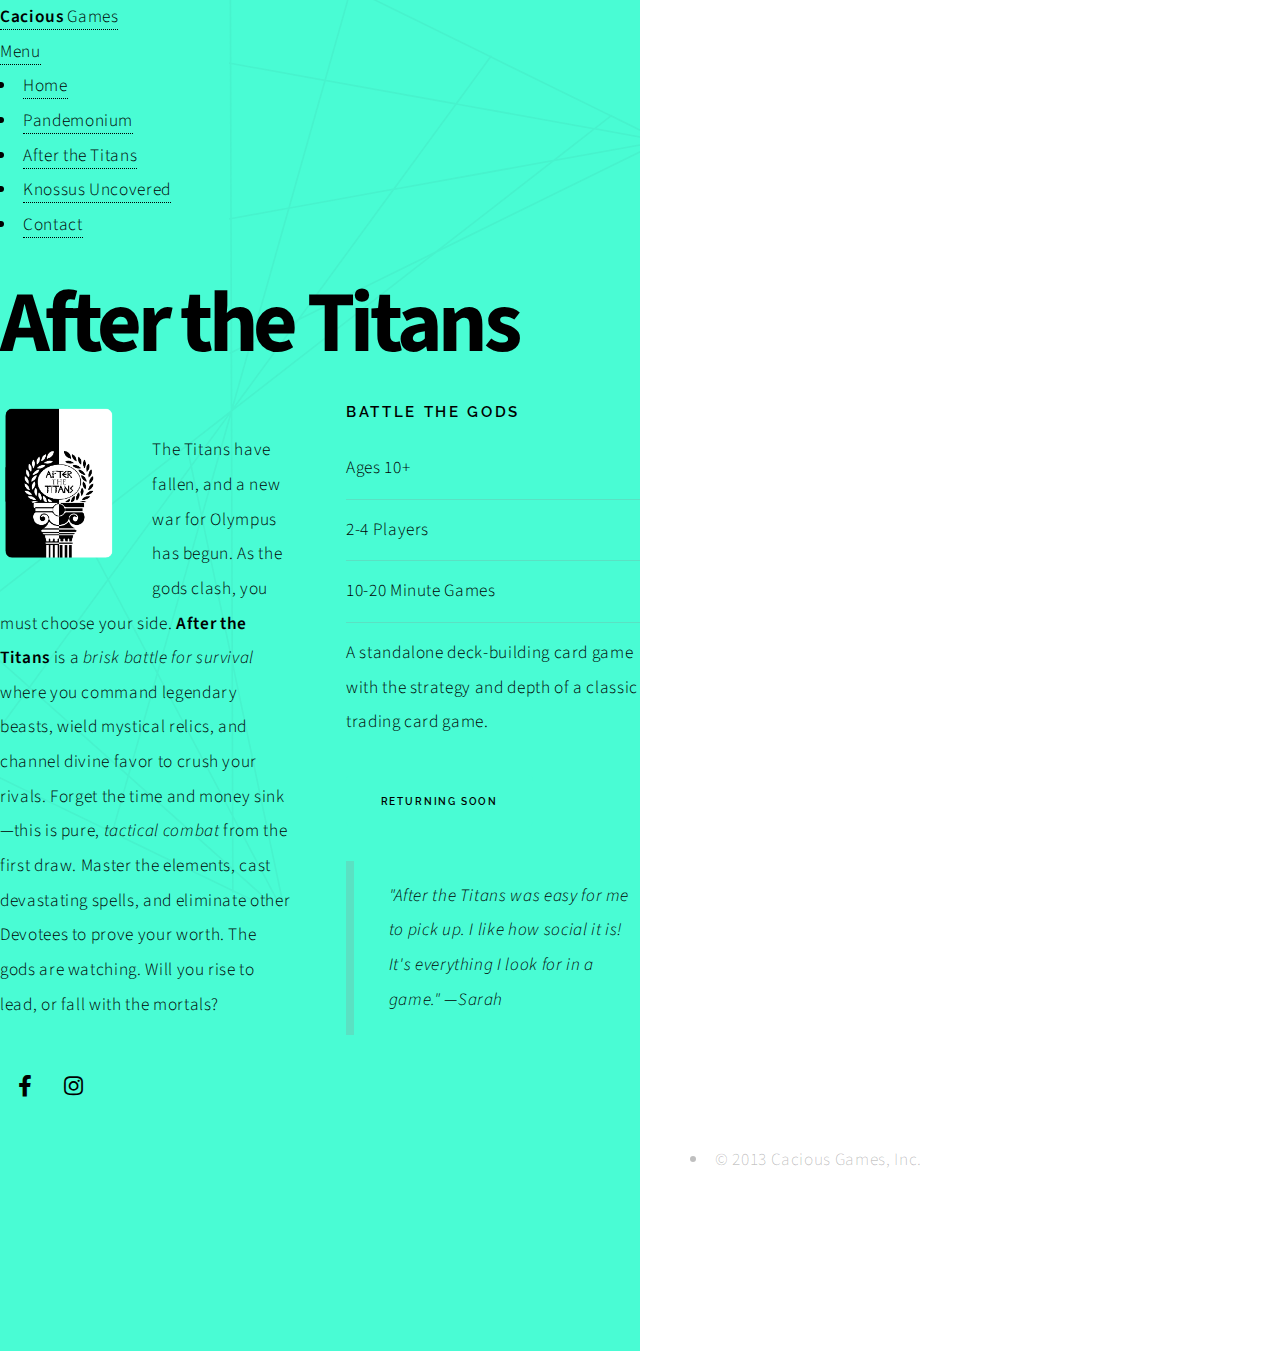
<file: afterthetitans.html>
<!DOCTYPE HTML>
<!--
	Forty by HTML5 UP
	html5up.net | @ajlkn
	Free for personal and commercial use under the CCA 3.0 license (html5up.net/license)
-->
<html>
	<head>
		<title>Cacious Games - After the Titans</title>
		<meta charset="utf-8" />
		<meta name="viewport" content="width=device-width, initial-scale=1, user-scalable=no" />
		<link rel="stylesheet" href="assets/css/main.css" />
		<noscript><link rel="stylesheet" href="assets/css/noscript.css" /></noscript>
	</head>
	<body class="is-preload">

		<!-- Wrapper -->
			<div id="wrapper">

				<!-- Header -->
				<!-- Note: The "styleN" class below should match that of the banner element. -->
					<header id="header" class="alt style2">
						<a href="https://caciousgames.com/" class="logo"><strong>Cacious</strong> <span>Games</span></a>
						<nav>
							<a href="#menu">Menu</a>
						</nav>
					</header>

				<!-- Menu -->
					<nav id="menu">
						<ul class="links">
							<li><a href="index.html">Home</a></li>
							<li><a href="pandemonium.html">Pandemonium</a></li>
							<li><a href="afterthetitans.html">After the Titans</a></li>
							<li><a href="knossosuncovered.html">Knossus Uncovered</a></li>
							<li><a href="https://m.me/CaciousGames">Contact</a></li>

						</ul>
											</nav>


<!-- Main -->
					<div id="main" class="alt">

						<!-- One -->
							<section id="one">
								<div class="inner">
									<header class="major">
										<h1>After the Titans</h1>
									</header>

									<!-- Content -->
								

									<!-- Elements -->
									
										<div class="row gtr-200">
											<div class="col-6 col-12-medium">

												<!-- Text stuff -->
												
												<p><span class="image left"><img src="images/after-the-titans-card.png" class="cardrotatehover" alt="" /></span><p>The Titans have fallen, and a new war for Olympus has begun. As the gods clash, you must choose your side. <B>After the Titans</B> is a <i>brisk battle for survival</i> where you command legendary beasts, wield mystical relics, and channel divine favor to crush your rivals. Forget the time and money sink—this is pure, <i>tactical combat</i> from the first draw. Master the elements, cast devastating spells, and eliminate other Devotees to prove your worth. The gods are watching. Will you rise to lead, or fall with the mortals?</p></p>
												
												<!-- Lists -->
														<div class="row">
														<div class="col-6 col-12-small">

														
														

														</div>
														<div class="col-6 col-12-small">



														</div>
													</div>
													

													</div>


											<div class="col-6 col-12-medium">

												<!-- Column Two -->
										

															<!-- Buttons -->
									<h4>Battle the Gods</h4>
															<ul class="alt">
																<li>Ages 10+</li>
																<li>2-4 Players</li>
																<li>10-20 Minute Games</li>
																<li>A standalone deck-building card game with the strategy and depth of a classic trading card game.</li>
															</ul>
												
													<ul class="actions">
														<li><a href="#" class="button primary">Returning Soon</a></li>
													</ul>

												<!-- Blockquote -->
	
													<blockquote>"After the Titans was easy for me to pick up. I like how social it is! It's everything I look for in a game." —Sarah</blockquote>


				<!-- Contact -->
			
					</section>
			
			<footer id="footer">
						<div class="inner">
							<ul class="icons">
								<li><a href="https://www.facebook.com/caciousgames" class="icon brands alt fa-facebook-f"><span class="label">Facebook</span></a></li>
								<li><a href="https://instagram.com/caciousgames" class="icon brands alt fa-instagram"><span class="label">Instagram</span></a></li>
							</ul>
							<ul class="copyright">
										<li>&copy; 2013 Cacious Games, Inc.</li>							</ul>
							</ul>
						</div>
					</footer>

			</div>

		<!-- Scripts -->
			<script src="assets/js/jquery.min.js"></script>
			<script src="assets/js/jquery.scrolly.min.js"></script>
			<script src="assets/js/jquery.scrollex.min.js"></script>
			<script src="assets/js/browser.min.js"></script>
			<script src="assets/js/breakpoints.min.js"></script>
			<script src="assets/js/util.js"></script>
			<script src="assets/js/main.js"></script>

	</body>
</html>
</file>
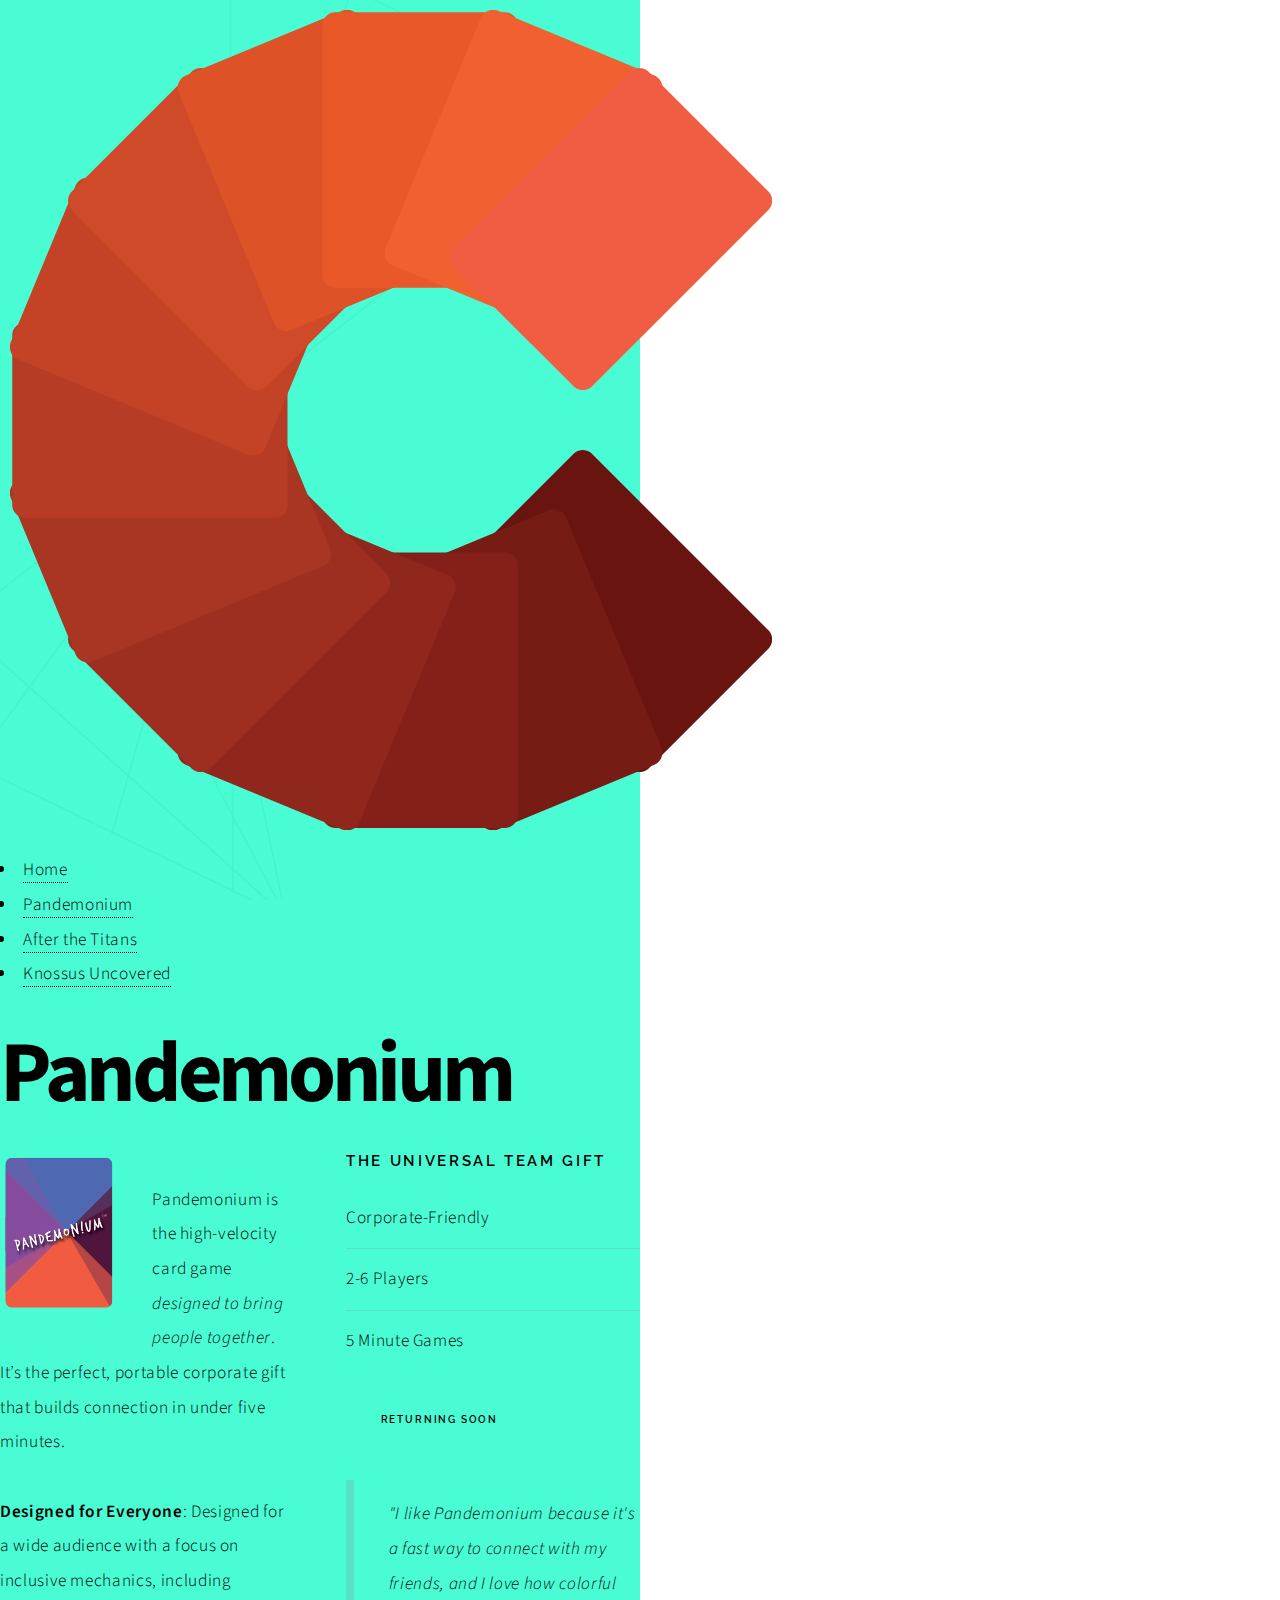
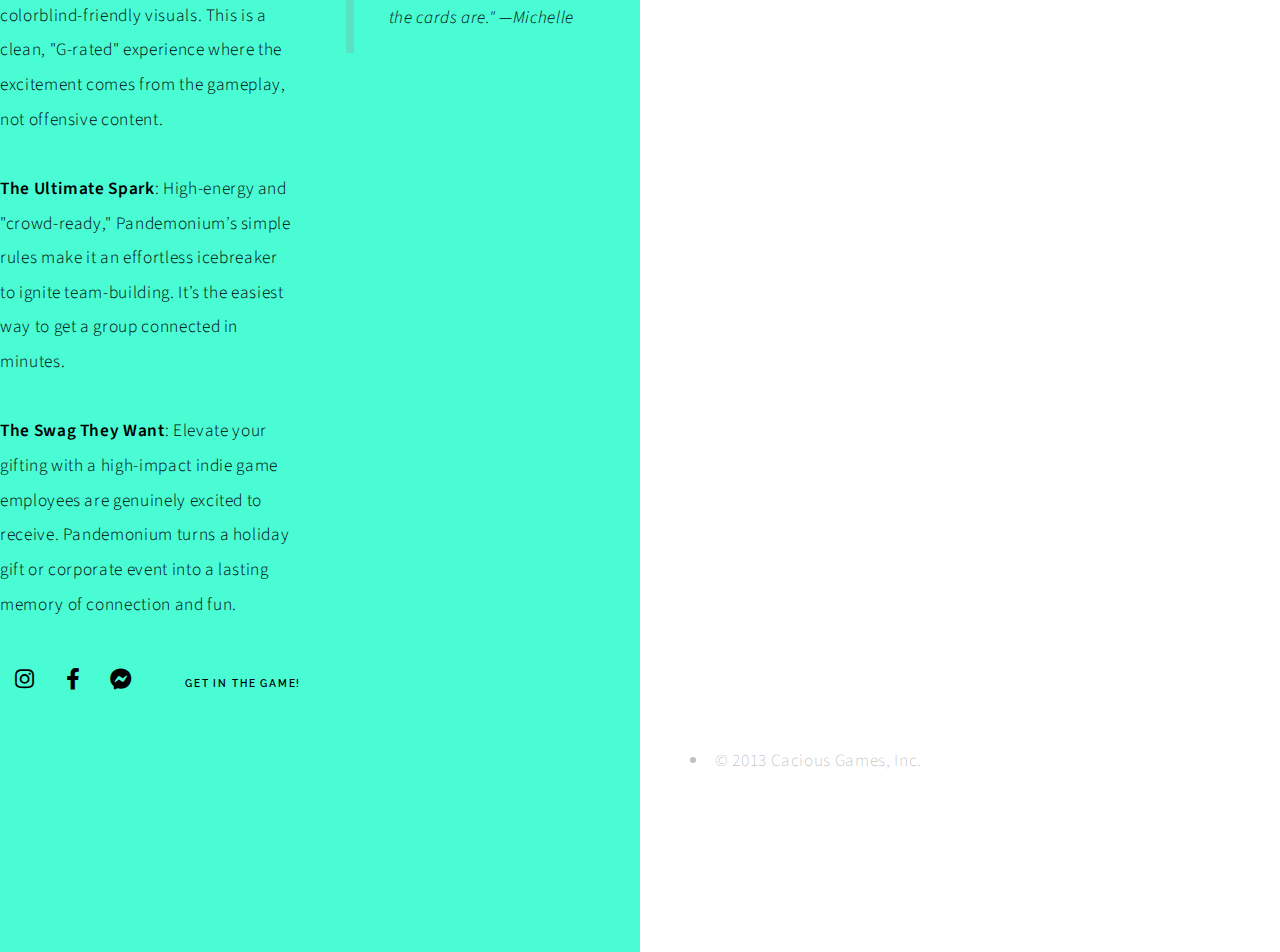
<file: corporate.html>
<!DOCTYPE HTML>
<!--
	Forty by HTML5 UP
	html5up.net | @ajlkn
	Free for personal and commercial use under the CCA 3.0 license (html5up.net/license)
-->
<html>
	<head>
		<title>Cacious Games - Pandemonium</title>
		<meta charset="utf-8" />
		<meta name="viewport" content="width=device-width, initial-scale=1, user-scalable=no" />
		<link rel="stylesheet" href="assets/css/main.css" />
		<noscript><link rel="stylesheet" href="assets/css/noscript.css" /></noscript>
	</head>
	<body class="is-preload">

		<!-- Wrapper -->
			<div id="wrapper">

				<!-- Header -->
				<!-- Note: The "styleN" class below should match that of the banner element. -->
					<header id="header" class="alt style2">
								<img src="images/Cacious-Games-Logo-Sans-Tagline.png" style="padding: .6em;">
						<nav>
							<a href="#menu"></a>
						</nav>
					</header>

				<!-- Menu -->
					<nav id="menu">
						<ul class="links">
							<li><a href="index.html">Home</a></li>
							<li><a href="pandemonium.html">Pandemonium</a></li>
							<li><a href="afterthetitans.html">After the Titans</a></li>
							<li><a href="knossosuncovered.html">Knossus Uncovered</a></li>

						</ul>
											</nav>


<!-- Main -->
					<div id="main" class="alt">

						<!-- One -->
							<section id="one">
								<div class="inner">
									<header class="major">
										<h1>Pandemonium</h1>
									</header>

									<!-- Content -->
									

									<!-- Elements -->
									
										<div class="row gtr-200">
											<div class="col-6 col-12-medium">

												<!-- Text stuff -->
												
												<p><span class="image left"><img src="images/pandemonium-card.png" class="cardrotatehover" alt="" /></span><p>Pandemonium is the high-velocity card game <i>designed to bring people together</i>. It’s the perfect, portable corporate gift that builds connection in under five minutes.</p></p><P></P>

									<P><b>Designed for Everyone</b>: Designed for a wide audience with a focus on inclusive mechanics, including colorblind-friendly visuals. This is a clean, "G-rated" experience where the excitement comes from the gameplay, not offensive content.
											<P><b>The Ultimate Spark</b>: High-energy and "crowd-ready," Pandemonium’s simple rules make it an effortless icebreaker to ignite team-building. It’s the easiest way to get a group connected in minutes.
											
												<P><b>The Swag They Want</b>: Elevate your gifting with a high-impact indie game employees are genuinely excited to receive. Pandemonium turns a holiday gift or corporate event into a lasting memory of connection and fun.
												
												<!-- Lists -->
														<div class="row">
														<div class="col-6 col-12-small">

														
														

														</div>
														<div class="col-6 col-12-small">



														</div>
													</div>
													

													</div>


											<div class="col-6 col-12-medium">

												<!-- Column Two -->
										

															<!-- Buttons -->
									<h4>The Universal Team Gift</h4>
															<ul class="alt">
																<li>Corporate-Friendly</li>
																<li>2-6 Players</li>
																<li>5 Minute Games</li>
															</ul>
												
													<ul class="actions">
														<li><a href="#" class="button primary">Returning Soon</a></li>
													</ul>

												<!-- Blockquote -->
	
													<blockquote>"I like Pandemonium because it's a fast way to connect with my friends, and I love how colorful the cards are." —Michelle</blockquote>


				<!-- Contact -->
			
					</section>
			
<footer id="footer">
						<div class="inner">
							<ul class="icons">
								<li><a href="https://instagram.com/caciousgames" target="_blank" class="icon brands alt fa-instagram"><span class="label">Instagram</span></a></li>
								<li><a href="https://www.facebook.com/caciousgames" target="_blank" class="icon brands alt fa-facebook-f"><span class="label">Facebook</span></a></li>
								<li><a href="https://m.me/CaciousGames" target="_blank" class="icon brands alt fa-facebook-messenger"><span class="label">Facebook</span></a></li>
								<li><a href="https://1f36e505.sibforms.com/serve/[base64]" class="button primary" target="blank">Get in the Game!</a></li>
							</ul>
							<ul class="copyright">
								
										<li>&copy; 2013 Cacious Games, Inc.</li>							</ul>
							</ul>
						</div>
					</footer>

			</div>

		<!-- Scripts -->
			<script src="assets/js/jquery.min.js"></script>
			<script src="assets/js/jquery.scrolly.min.js"></script>
			<script src="assets/js/jquery.scrollex.min.js"></script>
			<script src="assets/js/browser.min.js"></script>
			<script src="assets/js/breakpoints.min.js"></script>
			<script src="assets/js/util.js"></script>
			<script src="assets/js/main.js"></script>

	</body>
</html>
</file>
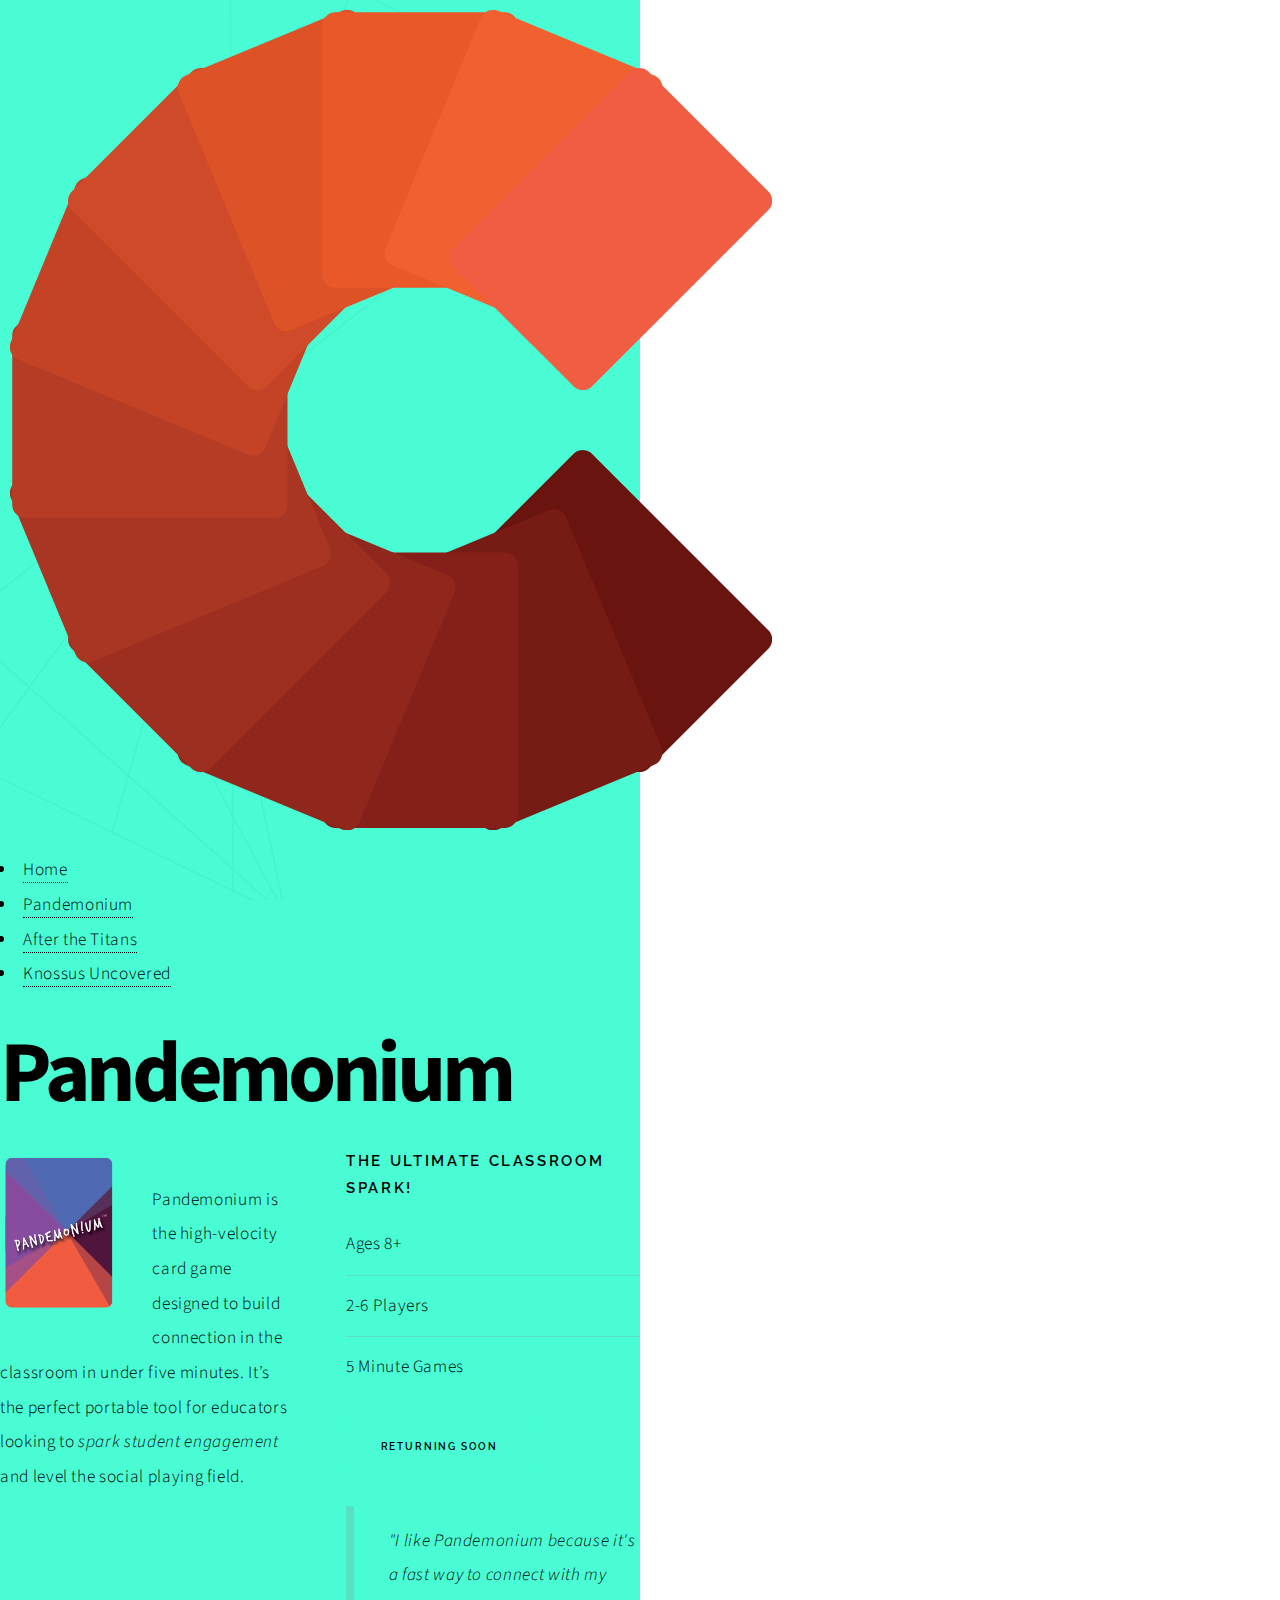
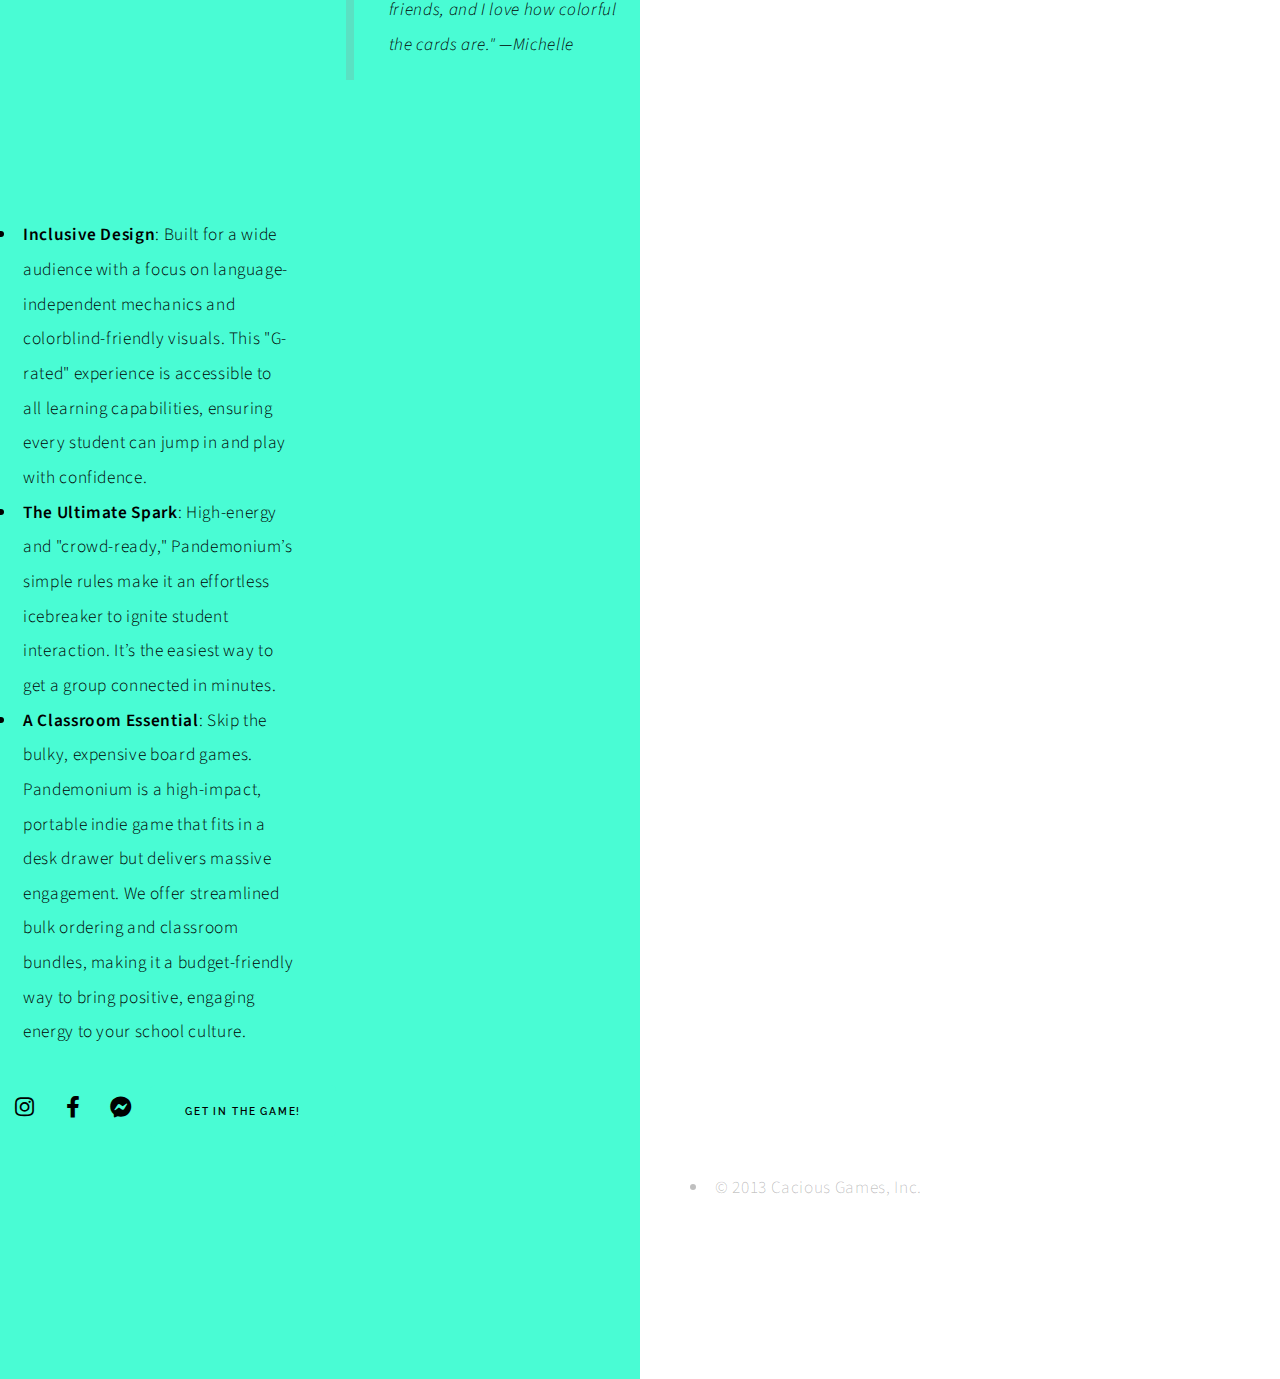
<file: edu.html>
<!DOCTYPE HTML>
<!--
	Forty by HTML5 UP
	html5up.net | @ajlkn
	Free for personal and commercial use under the CCA 3.0 license (html5up.net/license)
-->
<html>
	<head>
		<title>Cacious Games - Pandemonium</title>
		<meta charset="utf-8" />
		<meta name="viewport" content="width=device-width, initial-scale=1, user-scalable=no" />
		<link rel="stylesheet" href="assets/css/main.css" />
		<noscript><link rel="stylesheet" href="assets/css/noscript.css" /></noscript>
	</head>
	<body class="is-preload">

		<!-- Wrapper -->
			<div id="wrapper">

				<!-- Header -->
				<!-- Note: The "styleN" class below should match that of the banner element. -->
					<header id="header" class="alt style2">
								<img src="images/Cacious-Games-Logo-Sans-Tagline.png" style="padding: .6em;">
						<nav>
							<a href="#menu"></a>
						</nav>
					</header>

				<!-- Menu -->
					<nav id="menu">
						<ul class="links">
							<li><a href="index.html">Home</a></li>
							<li><a href="pandemonium.html">Pandemonium</a></li>
							<li><a href="afterthetitans.html">After the Titans</a></li>
							<li><a href="knossosuncovered.html">Knossus Uncovered</a></li>

						</ul>
											</nav>


<!-- Main -->
					<div id="main" class="alt">

						<!-- One -->
							<section id="one">
								<div class="inner">
									<header class="major">
										<h1>Pandemonium</h1>
									</header>

									<!-- Content -->
									

									<!-- Elements -->
									
										<div class="row gtr-200">
											<div class="col-6 col-12-medium">

												<!-- Text stuff -->
												
												<p><span class="image left"><img src="images/pandemonium-card.png" class="cardrotatehover" alt="" /></span><p>Pandemonium is the high-velocity card game designed to build connection in the classroom in under five minutes. It’s the perfect portable tool for educators looking to <i>spark student engagement</i> and level the social playing field.</p></p>
												
												<!-- Lists -->
														<div class="row">
														<div class="col-6 col-12-small">

														</div>
														<div class="col-6 col-12-small">


														</div>
													</div>
													

													</div>


											<div class="col-6 col-12-medium">

												<!-- Column Two -->
										

															<!-- Buttons -->
									<h4>The Ultimate Classroom  Spark!</h4>
															<ul class="alt">
																<li>Ages 8+</li>
																<li>2-6 Players</li>
																<li>5 Minute Games</li>
															</ul>
												
													<ul class="actions">
														<li><a href="#" class="button primary">Returning Soon</a></li>
													</ul>

												<!-- Blockquote -->
	
													<blockquote>"I like Pandemonium because it's a fast way to connect with my friends, and I love how colorful the cards are." —Michelle</blockquote>


				<!-- Contact -->
			
					</section>







													<section id="one">
								<div class="inner">
	<div class="row gtr-200">
											<div class="col-6 col-12-medium">
									
	<ul>
																<li><b>Inclusive Design</b>: Built for a wide audience with a focus on language-independent mechanics and colorblind-friendly visuals. This "G-rated" experience is accessible to all learning capabilities, ensuring every student can jump in and play with confidence.</li>
																<li><b>The Ultimate Spark</b>: High-energy and "crowd-ready," Pandemonium’s simple rules make it an effortless icebreaker to ignite student interaction. It’s the easiest way to get a group connected in minutes.</li>
																<li><b>A Classroom Essential</b>: Skip the bulky, expensive board games. Pandemonium is a high-impact, portable indie game that fits in a desk drawer but delivers massive engagement. We offer streamlined bulk ordering and classroom bundles, making it a budget-friendly way to bring positive, engaging energy to your school culture. </li>
															</ul>

											</div></div></div></section>





												
			
<footer id="footer">
						<div class="inner">
							<ul class="icons">
								<li><a href="https://instagram.com/caciousgames" target="_blank" class="icon brands alt fa-instagram"><span class="label">Instagram</span></a></li>
								<li><a href="https://www.facebook.com/caciousgames" target="_blank" class="icon brands alt fa-facebook-f"><span class="label">Facebook</span></a></li>
								<li><a href="https://m.me/CaciousGames" target="_blank" class="icon brands alt fa-facebook-messenger"><span class="label">Facebook</span></a></li>
								<li><a href="https://1f36e505.sibforms.com/serve/[base64]" class="button primary" target="blank">Get in the Game!</a></li>
							</ul>
							<ul class="copyright">
								
										<li>&copy; 2013 Cacious Games, Inc.</li>							</ul>
							</ul>
						</div>
					</footer>

			</div>

		<!-- Scripts -->
			<script src="assets/js/jquery.min.js"></script>
			<script src="assets/js/jquery.scrolly.min.js"></script>
			<script src="assets/js/jquery.scrollex.min.js"></script>
			<script src="assets/js/browser.min.js"></script>
			<script src="assets/js/breakpoints.min.js"></script>
			<script src="assets/js/util.js"></script>
			<script src="assets/js/main.js"></script>

	</body>
</html>
</file>
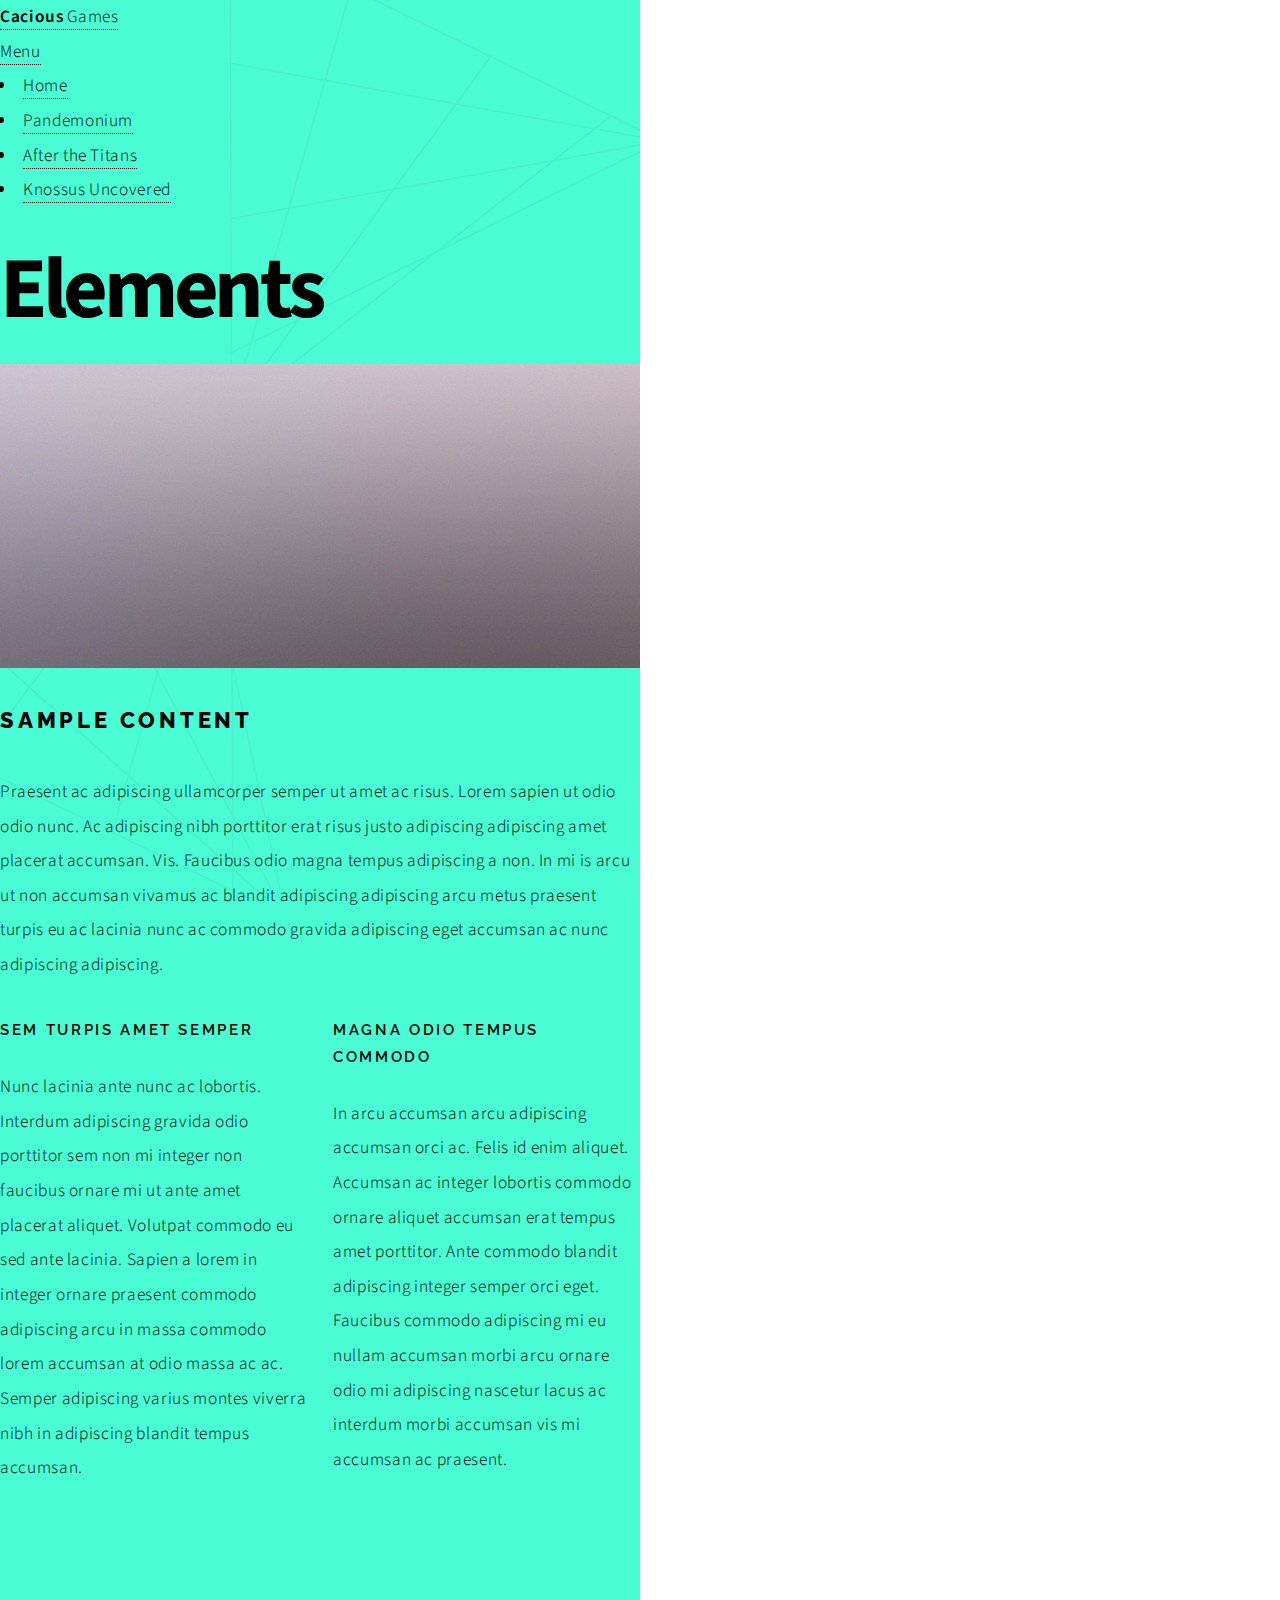
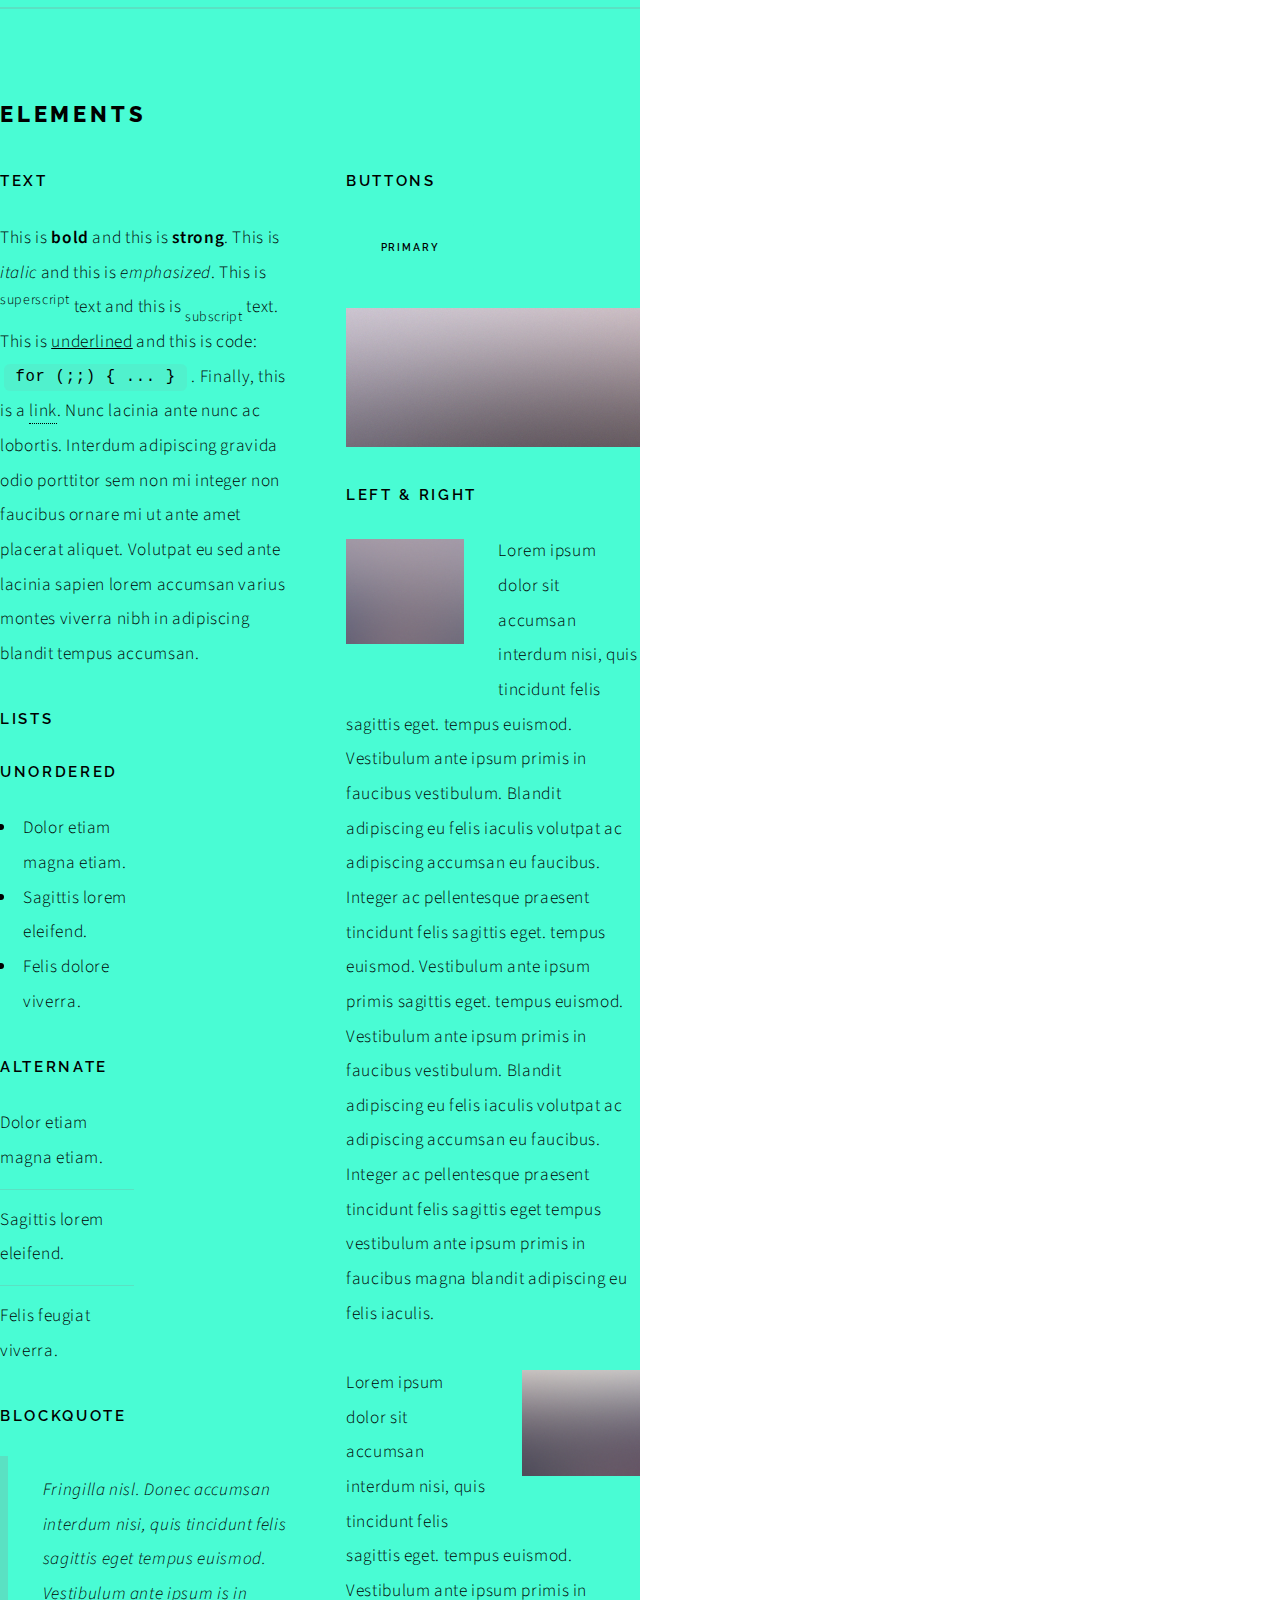
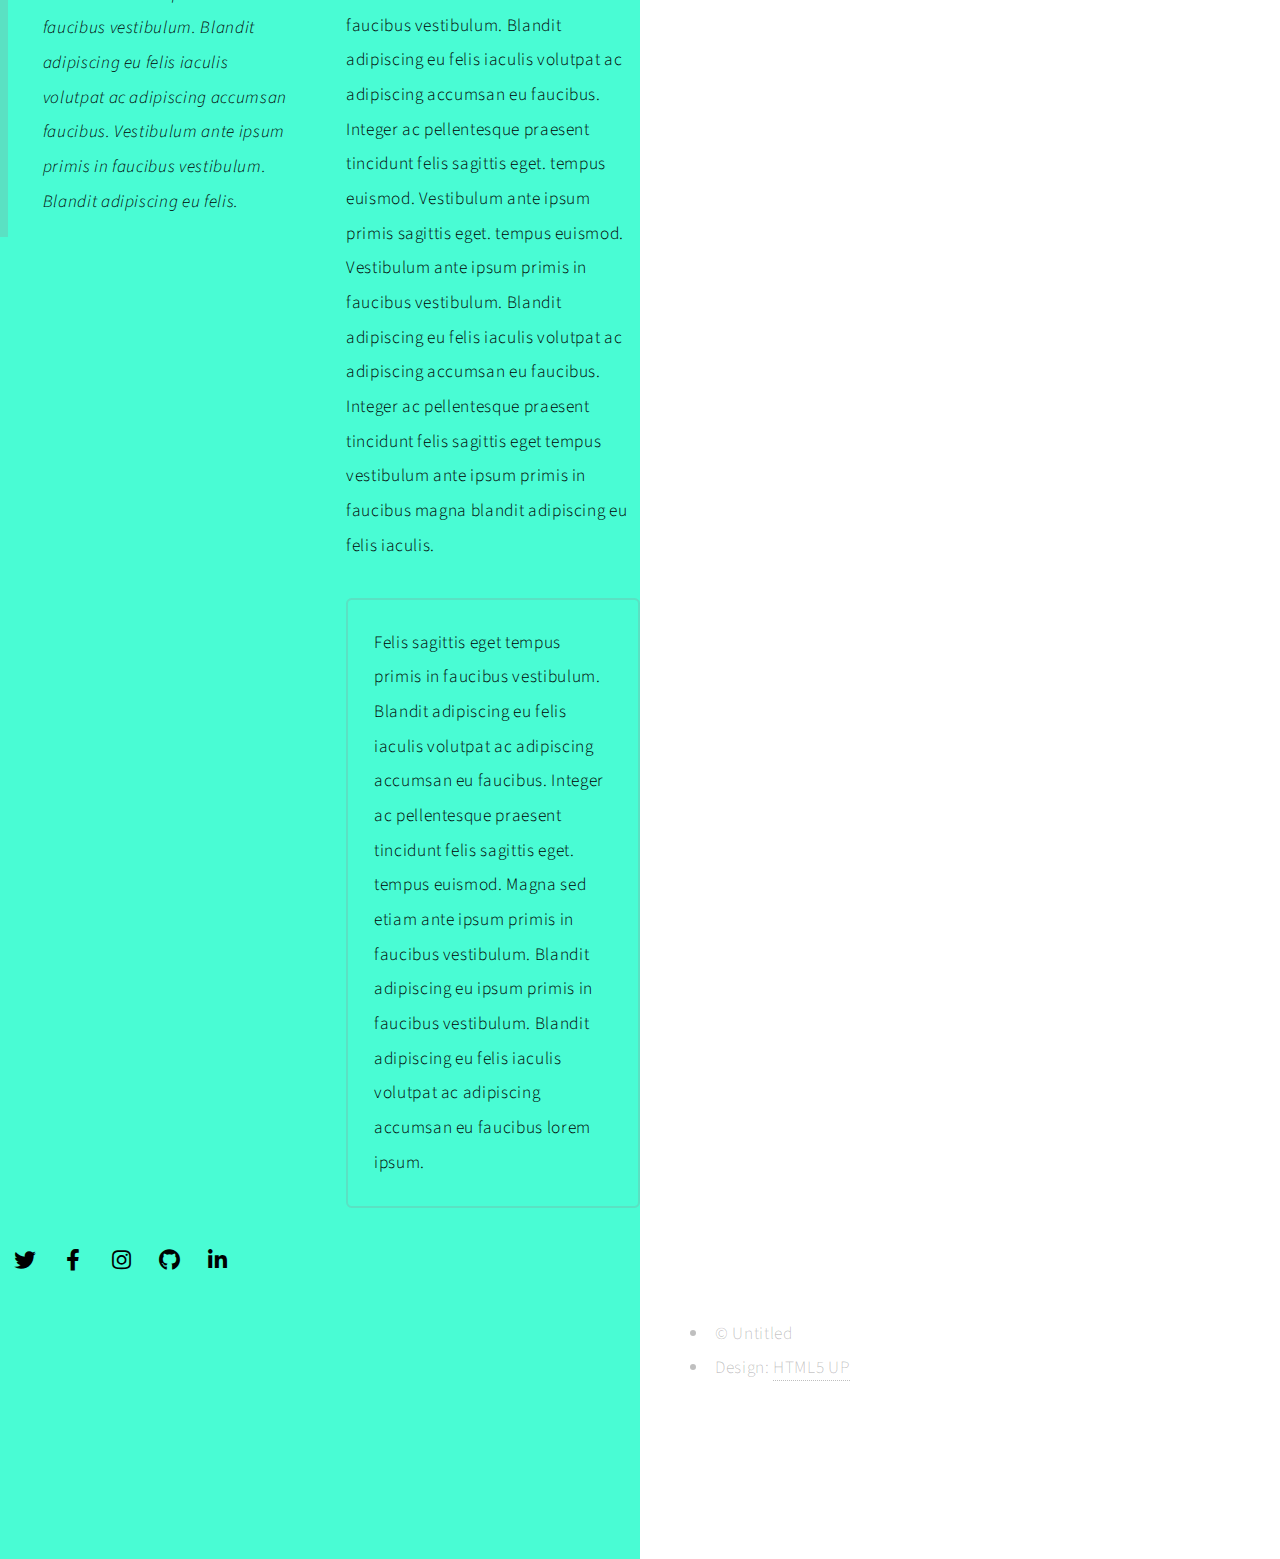
<file: elements.html>
<!DOCTYPE HTML>
<!--
	Forty by HTML5 UP
	html5up.net | @ajlkn
	Free for personal and commercial use under the CCA 3.0 license (html5up.net/license)
-->
<html>
	<head>
		<title>Cacious Games - Pandemonium</title>
		<meta charset="utf-8" />
		<meta name="viewport" content="width=device-width, initial-scale=1, user-scalable=no" />
		<link rel="stylesheet" href="assets/css/main.css" />
		<noscript><link rel="stylesheet" href="assets/css/noscript.css" /></noscript>
	</head>
	<body class="is-preload">

		<!-- Wrapper -->
			<div id="wrapper">

				<!-- Header -->
				<!-- Note: The "styleN" class below should match that of the banner element. -->
					<header id="header" class="alt style2">
						<a href="https://caciousgames.com/" class="logo"><strong>Cacious</strong> <span>Games</span></a>
						<nav>
							<a href="#menu">Menu</a>
						</nav>
					</header>

				<!-- Menu -->
					<nav id="menu">
						<ul class="links">
							<li><a href="index.html">Home</a></li>
							<li><a href="pandemonium.html">Pandemonium</a></li>
							<li><a href="index.html">After the Titans</a></li>
							<li><a href="index.html">Knossus Uncovered</a></li>

						</ul>
											</nav>

<!-- Main -->
					<div id="main" class="alt">

						<!-- One -->
							<section id="one">
								<div class="inner">
									<header class="major">
										<h1>Elements</h1>
									</header>

									<!-- Content -->
										<span class="image fit"><img src="images/pic03.jpg" alt="" /></span>
										<h2 id="content">Sample Content</h2>
										<p>Praesent ac adipiscing ullamcorper semper ut amet ac risus. Lorem sapien ut odio odio nunc. Ac adipiscing nibh porttitor erat risus justo adipiscing adipiscing amet placerat accumsan. Vis. Faucibus odio magna tempus adipiscing a non. In mi is arcu ut non accumsan vivamus ac blandit adipiscing adipiscing arcu metus praesent turpis eu ac lacinia nunc ac commodo gravida adipiscing eget accumsan ac nunc adipiscing adipiscing.</p>
										<div class="row">
											<div class="col-6 col-12-small">
												<h3>Sem turpis amet semper</h3>
												<p>Nunc lacinia ante nunc ac lobortis. Interdum adipiscing gravida odio porttitor sem non mi integer non faucibus ornare mi ut ante amet placerat aliquet. Volutpat commodo eu sed ante lacinia. Sapien a lorem in integer ornare praesent commodo adipiscing arcu in massa commodo lorem accumsan at odio massa ac ac. Semper adipiscing varius montes viverra nibh in adipiscing blandit tempus accumsan.</p>
											</div>
											<div class="col-6 col-12-small">
												<h3>Magna odio tempus commodo</h3>
												<p>In arcu accumsan arcu adipiscing accumsan orci ac. Felis id enim aliquet. Accumsan ac integer lobortis commodo ornare aliquet accumsan erat tempus amet porttitor. Ante commodo blandit adipiscing integer semper orci eget. Faucibus commodo adipiscing mi eu nullam accumsan morbi arcu ornare odio mi adipiscing nascetur lacus ac interdum morbi accumsan vis mi accumsan ac praesent.</p>
											</div>
											
										</div>

									<hr class="major" />

									<!-- Elements -->
										<h2 id="elements">Elements</h2>
										<div class="row gtr-200">
											<div class="col-6 col-12-medium">

												<!-- Text stuff -->
													<h3>Text</h3>
													<p>This is <b>bold</b> and this is <strong>strong</strong>. This is <i>italic</i> and this is <em>emphasized</em>.
													This is <sup>superscript</sup> text and this is <sub>subscript</sub> text.
													This is <u>underlined</u> and this is code: <code>for (;;) { ... }</code>.
													Finally, this is a <a href="#">link</a>. Nunc lacinia ante nunc ac lobortis. Interdum adipiscing gravida odio porttitor sem non mi integer non faucibus ornare mi ut ante amet placerat aliquet. Volutpat eu sed ante lacinia sapien lorem accumsan varius montes viverra nibh in adipiscing blandit tempus accumsan.</p>

												<!-- Lists -->
													<h3>Lists</h3>
													<div class="row">
														<div class="col-6 col-12-small">

															<h4>Unordered</h4>
															<ul>
																<li>Dolor etiam magna etiam.</li>
																<li>Sagittis lorem eleifend.</li>
																<li>Felis dolore viverra.</li>
															</ul>

															<h4>Alternate</h4>
															<ul class="alt">
																<li>Dolor etiam magna etiam.</li>
																<li>Sagittis lorem eleifend.</li>
																<li>Felis feugiat viverra.</li>
															</ul>

														</div>
														<div class="col-6 col-12-small">



														</div>
													</div>
													

												<!-- Blockquote -->
													<h3>Blockquote</h3>
													<blockquote>Fringilla nisl. Donec accumsan interdum nisi, quis tincidunt felis sagittis eget tempus euismod. Vestibulum ante ipsum is in faucibus vestibulum. Blandit adipiscing eu felis iaculis volutpat ac adipiscing accumsan faucibus. Vestibulum ante ipsum primis in faucibus vestibulum. Blandit adipiscing eu felis.</blockquote>

													</div>


											<div class="col-6 col-12-medium">

												<!-- Buttons -->
													<h3>Buttons</h3>
													<ul class="actions">
														<li><a href="#" class="button primary">Primary</a></li>
													</ul>
												
												

												<!-- Image -->
											
													<span class="image fit"><img src="images/pic03.jpg" alt="" /></span>
													
													<h4>Left &amp; Right</h4>
													<p><span class="image left"><img src="images/pic09.jpg" alt="" /></span>Lorem ipsum dolor sit accumsan interdum nisi, quis tincidunt felis sagittis eget. tempus euismod. Vestibulum ante ipsum primis in faucibus vestibulum. Blandit adipiscing eu felis iaculis volutpat ac adipiscing accumsan eu faucibus. Integer ac pellentesque praesent tincidunt felis sagittis eget. tempus euismod. Vestibulum ante ipsum primis sagittis eget. tempus euismod. Vestibulum ante ipsum primis in faucibus vestibulum. Blandit adipiscing eu felis iaculis volutpat ac adipiscing accumsan eu faucibus. Integer ac pellentesque praesent tincidunt felis sagittis eget tempus vestibulum ante ipsum primis in faucibus magna blandit adipiscing eu felis iaculis.</p>
													<p><span class="image right"><img src="images/pic10.jpg" alt="" /></span>Lorem ipsum dolor sit accumsan interdum nisi, quis tincidunt felis sagittis eget. tempus euismod. Vestibulum ante ipsum primis in faucibus vestibulum. Blandit adipiscing eu felis iaculis volutpat ac adipiscing accumsan eu faucibus. Integer ac pellentesque praesent tincidunt felis sagittis eget. tempus euismod. Vestibulum ante ipsum primis sagittis eget. tempus euismod. Vestibulum ante ipsum primis in faucibus vestibulum. Blandit adipiscing eu felis iaculis volutpat ac adipiscing accumsan eu faucibus. Integer ac pellentesque praesent tincidunt felis sagittis eget tempus vestibulum ante ipsum primis in faucibus magna blandit adipiscing eu felis iaculis.</p>

												<!-- Box -->
													<div class="box">
														<p>Felis sagittis eget tempus primis in faucibus vestibulum. Blandit adipiscing eu felis iaculis volutpat ac adipiscing accumsan eu faucibus. Integer ac pellentesque praesent tincidunt felis sagittis eget. tempus euismod. Magna sed etiam ante ipsum primis in faucibus vestibulum. Blandit adipiscing eu ipsum primis in faucibus vestibulum. Blandit adipiscing eu felis iaculis volutpat ac adipiscing accumsan eu faucibus lorem ipsum.</p>
													</div>

												

				<!-- Contact -->
			
					</section>

				<!-- Footer -->
					<footer id="footer">
						<div class="inner">
							<ul class="icons">
								<li><a href="#" class="icon brands alt fa-twitter"><span class="label">Twitter</span></a></li>
								<li><a href="#" class="icon brands alt fa-facebook-f"><span class="label">Facebook</span></a></li>
								<li><a href="#" class="icon brands alt fa-instagram"><span class="label">Instagram</span></a></li>
								<li><a href="#" class="icon brands alt fa-github"><span class="label">GitHub</span></a></li>
								<li><a href="#" class="icon brands alt fa-linkedin-in"><span class="label">LinkedIn</span></a></li>
							</ul>
							<ul class="copyright">
								<li>&copy; Untitled</li><li>Design: <a href="https://html5up.net">HTML5 UP</a></li>
							</ul>
						</div>
					</footer>

			</div>

		<!-- Scripts -->
			<script src="assets/js/jquery.min.js"></script>
			<script src="assets/js/jquery.scrolly.min.js"></script>
			<script src="assets/js/jquery.scrollex.min.js"></script>
			<script src="assets/js/browser.min.js"></script>
			<script src="assets/js/breakpoints.min.js"></script>
			<script src="assets/js/util.js"></script>
			<script src="assets/js/main.js"></script>

	</body>
</html>
</file>
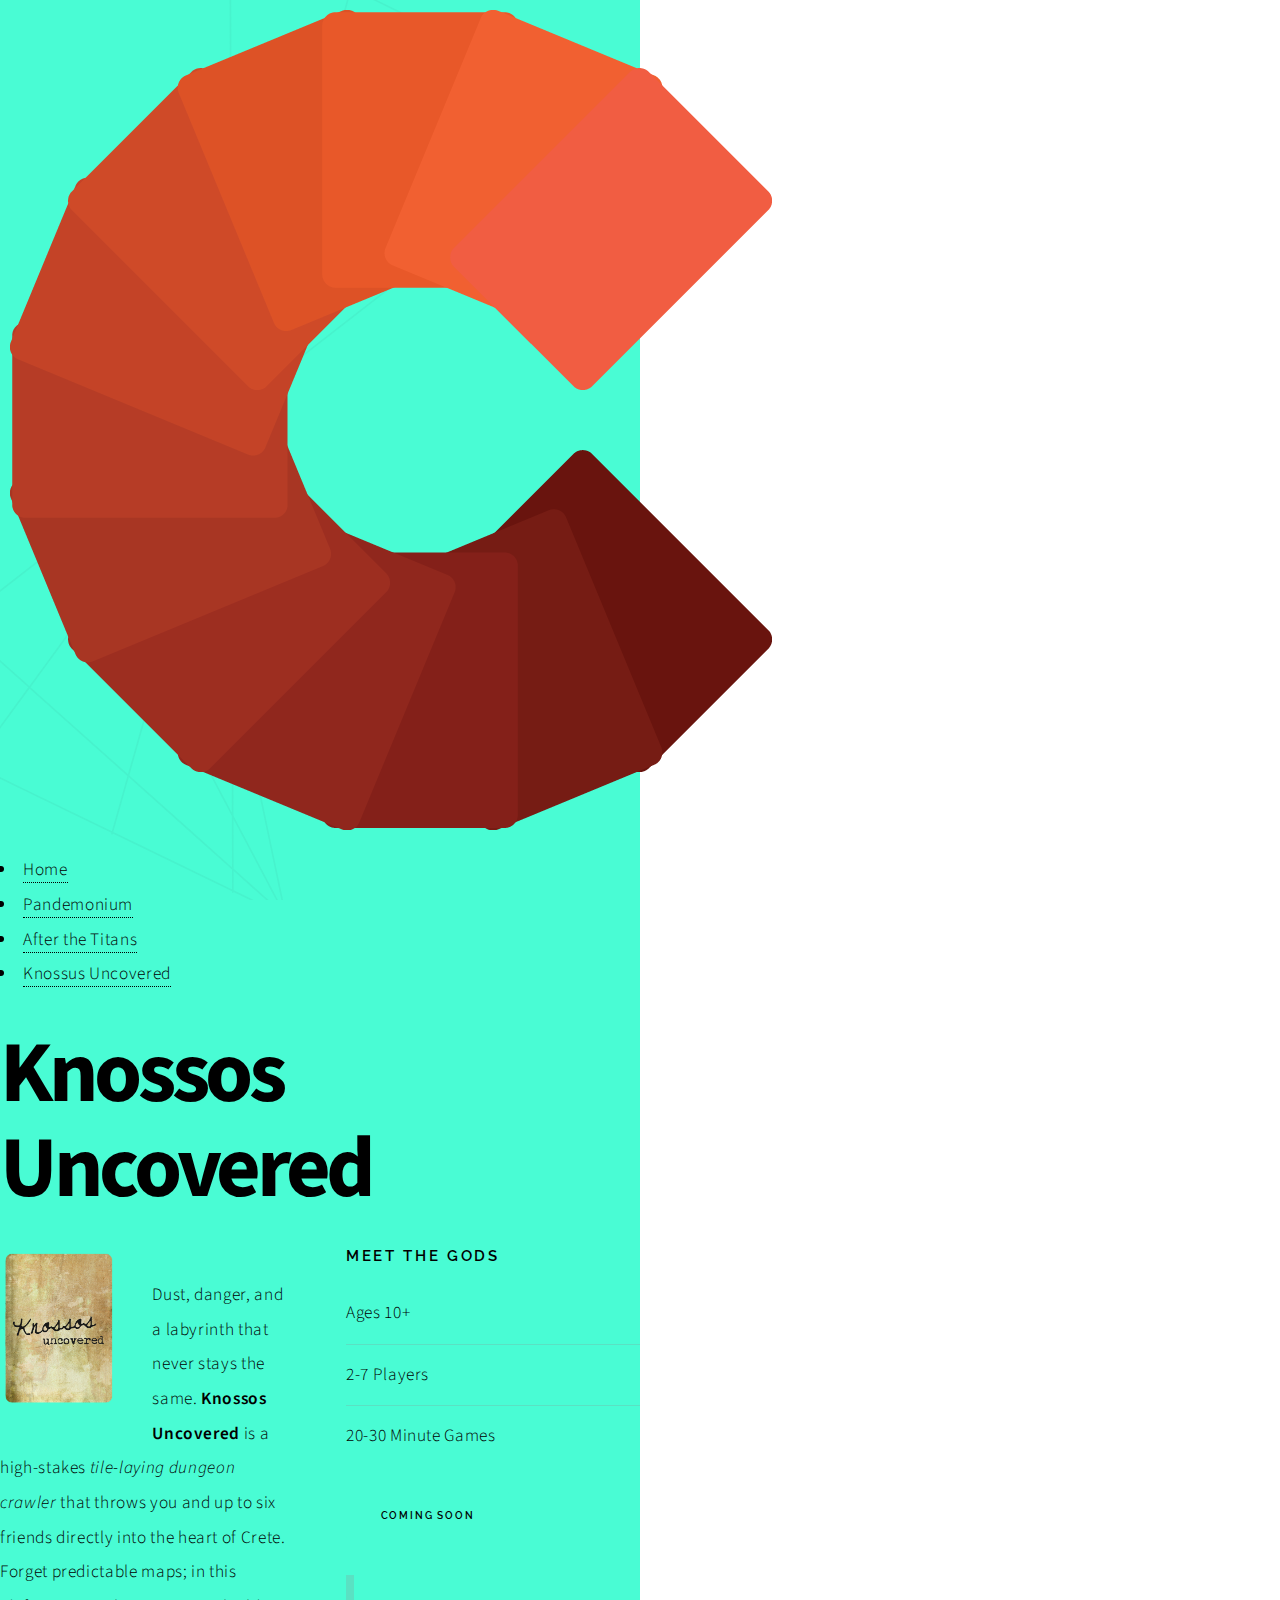
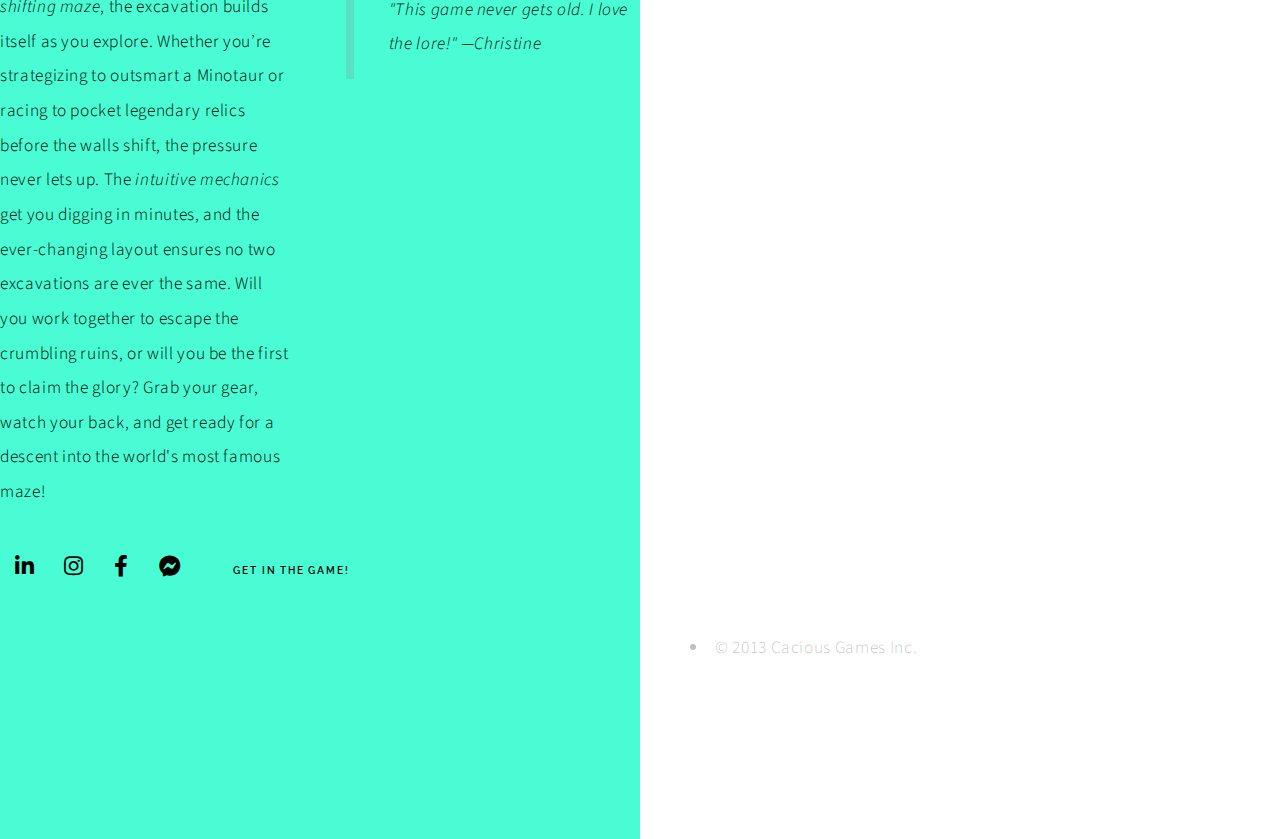
<file: knossosuncovered.html>
<!DOCTYPE HTML>
<!--
	Forty by HTML5 UP
	html5up.net | @ajlkn
	Free for personal and commercial use under the CCA 3.0 license (html5up.net/license)
-->
<html>
	<head>
		<title>Cacious Games - Knossos Uncovered</title>
		<meta charset="utf-8" />
		<meta name="viewport" content="width=device-width, initial-scale=1, user-scalable=no" />
		<link rel="stylesheet" href="assets/css/main.css" />
		<noscript><link rel="stylesheet" href="assets/css/noscript.css" /></noscript>
	</head>
	<body class="is-preload">

		<!-- Wrapper -->
			<div id="wrapper">

				<!-- Header -->
				<!-- Note: The "styleN" class below should match that of the banner element. -->
					<header id="header" class="alt style2">
		<img src="images/Cacious-Games-Logo-Sans-Tagline.png" style="padding: .6em;">
						<nav>
							<a href="#menu"></a>
						</nav>
					</header>
				
			
				<!-- Menu -->
					<nav id="menu">
						<ul class="links">
							<li><a href="index.html">Home</a></li>
							<li><a href="pandemonium.html">Pandemonium</a></li>
							<li><a href="afterthetitans.html">After the Titans</a></li>
							<li><a href="knossosuncovered.html">Knossus Uncovered</a></li>
		

						</ul>
											</nav>


<!-- Main -->
					<div id="main" class="alt">

						<!-- One -->
							<section id="one">
								<div class="inner">
									<header class="major">
										<h1>Knossos Uncovered</h1>
									</header>

									<!-- Content -->
									

									<!-- Elements -->
									
										<div class="row gtr-200">
											<div class="col-6 col-12-medium">

												<!-- Text stuff -->
												
												<p><span class="image left"><img src="images/knossos-uncovered-card.png" class="cardrotatehover" alt="" /></span><p>Dust, danger, and a labyrinth that never stays the same. <B>Knossos Uncovered</B> is a high-stakes <I>tile-laying dungeon crawler</I> that throws you and up to six friends directly into the heart of Crete. Forget predictable maps; in this <I>shifting maze</I>, the excavation builds itself as you explore. Whether you’re strategizing to outsmart a Minotaur or racing to pocket legendary relics before the walls shift, the pressure never lets up. The <I>intuitive mechanics</I> get you digging in minutes, and the ever-changing layout ensures no two excavations are ever the same. Will you work together to escape the crumbling ruins, or will you be the first to claim the glory? Grab your gear, watch your back, and get ready for a descent into the world's most famous maze!</p></p>
												
												<!-- Lists -->
														<div class="row">
														<div class="col-6 col-12-small">

														
														

														</div>
														<div class="col-6 col-12-small">



														</div>
													</div>
													

													</div>


											<div class="col-6 col-12-medium">

												<!-- Column Two -->
										

															<!-- Buttons -->
									<h4>Meet the Gods</h4>
															<ul class="alt">
																<li>Ages 10+</li>
																<li>2-7 Players</li>
																<li>20-30 Minute Games</li>
															</ul>
												
													<ul class="actions">
														<li><a href="#" class="button primary">Coming Soon</a></li>
													</ul>

												<!-- Blockquote -->
	
													<blockquote>"This game never gets old. I love the lore!" —Christine</blockquote>


				<!-- Contact -->
			
					</section>
			
<footer id="footer">
						<div class="inner">
							<ul class="icons">
									<li><a href="https://www.linkedin.com/company/caciousgames" target="_blank" class="icon brands alt fa-linkedin-in"><span class="label">LinkedIn</span></a></li>
								<li><a href="https://instagram.com/caciousgames" target="_blank" class="icon brands alt fa-instagram"><span class="label">Instagram</span></a></li>
								<li><a href="https://www.facebook.com/caciousgames" target="_blank" class="icon brands alt fa-facebook-f"><span class="label">Facebook</span></a></li>
								<li><a href="https://m.me/CaciousGames" target="_blank" class="icon brands alt fa-facebook-messenger"><span class="label">Facebook</span></a></li>
								<li><a href="https://1f36e505.sibforms.com/serve/[base64]" class="button primary" target="blank">Get in the Game!</a></li>
							</ul>
							<ul class="copyright">
								
										<li>&copy; 2013 Cacious Games Inc.</li>							</ul>
							</ul>
						</div>
					</footer>


			</div>

		<!-- Scripts -->
			<script src="assets/js/jquery.min.js"></script>
			<script src="assets/js/jquery.scrolly.min.js"></script>
			<script src="assets/js/jquery.scrollex.min.js"></script>
			<script src="assets/js/browser.min.js"></script>
			<script src="assets/js/breakpoints.min.js"></script>
			<script src="assets/js/util.js"></script>
			<script src="assets/js/main.js"></script>

	</body>
</html>
</file>
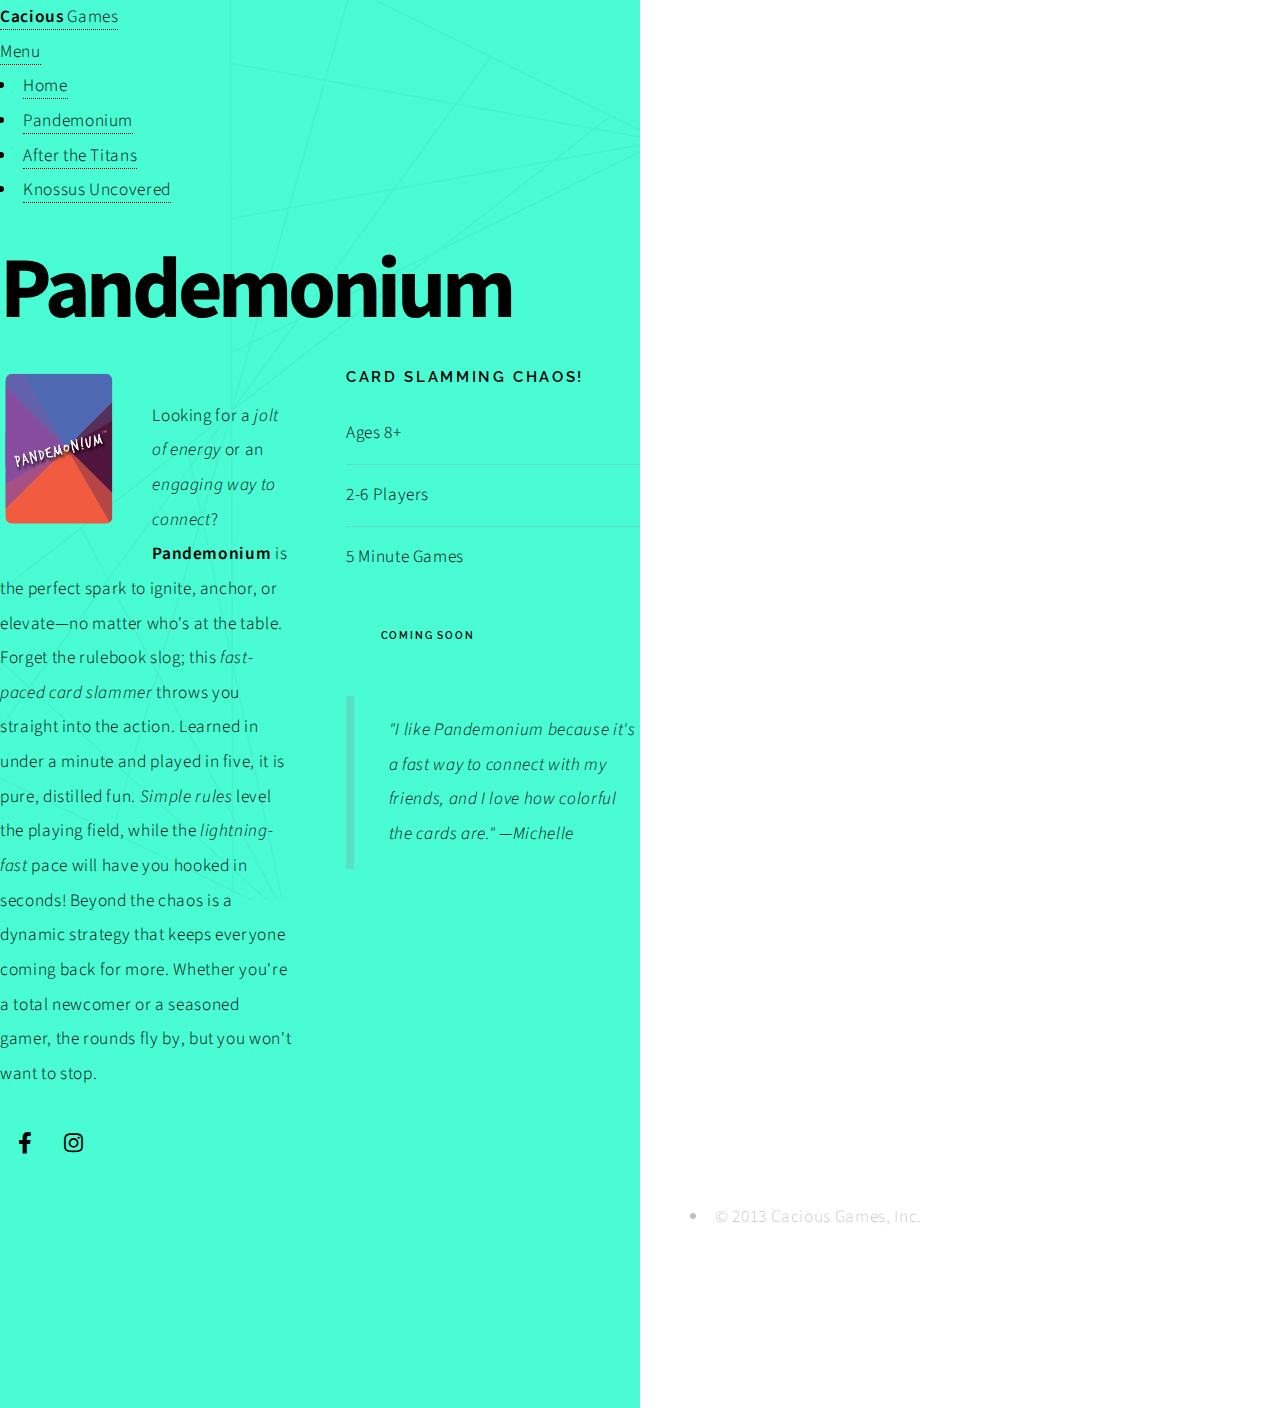
<file: pandemonium.html>
<!DOCTYPE HTML>
<!--
	Forty by HTML5 UP
	html5up.net | @ajlkn
	Free for personal and commercial use under the CCA 3.0 license (html5up.net/license)
-->
<html>
	<head>
		<title>Cacious Games - Pandemonium</title>
		<meta charset="utf-8" />
		<meta name="viewport" content="width=device-width, initial-scale=1, user-scalable=no" />
		<link rel="stylesheet" href="assets/css/main.css" />
		<noscript><link rel="stylesheet" href="assets/css/noscript.css" /></noscript>
	</head>
	<body class="is-preload">

		<!-- Wrapper -->
			<div id="wrapper">

				<!-- Header -->
				<!-- Note: The "styleN" class below should match that of the banner element. -->
					<header id="header" class="alt style2">
						<a href="https://caciousgames.com/" class="logo"><strong>Cacious</strong> <span>Games</span></a>
						<nav>
							<a href="#menu">Menu</a>
						</nav>
					</header>

				<!-- Menu -->
					<nav id="menu">
						<ul class="links">
							<li><a href="index.html">Home</a></li>
							<li><a href="pandemonium.html">Pandemonium</a></li>
							<li><a href="afterthetitans.html">After the Titans</a></li>
							<li><a href="knossosuncovered.html">Knossus Uncovered</a></li>

						</ul>
											</nav>


<!-- Main -->
					<div id="main" class="alt">

						<!-- One -->
							<section id="one">
								<div class="inner">
									<header class="major">
										<h1>Pandemonium</h1>
									</header>

									<!-- Content -->
									

									<!-- Elements -->
									
										<div class="row gtr-200">
											<div class="col-6 col-12-medium">

												<!-- Text stuff -->
												
												<p><span class="image left"><img src="images/pandemonium-card.png" class="cardrotatehover" alt="" /></span><p>Looking for a <i>jolt of energy</i> or an <i>engaging way to connect</i>? <b>Pandemonium</b> is the perfect spark to ignite, anchor, or elevate—no matter who's at the table. Forget the rulebook slog; this <i>fast-paced card slammer</i> throws you straight into the action. Learned in under a minute and played in five, it is pure, distilled fun. <i>Simple rules</i> level the playing field, while the <i>lightning-fast</i> pace will have you hooked in seconds! Beyond the chaos is a dynamic strategy that keeps everyone coming back for more. Whether you're a total newcomer or a seasoned gamer, the rounds fly by, but you won't want to stop.</p></p>
												
												<!-- Lists -->
														<div class="row">
														<div class="col-6 col-12-small">

														
														

														</div>
														<div class="col-6 col-12-small">



														</div>
													</div>
													

													</div>


											<div class="col-6 col-12-medium">

												<!-- Column Two -->
										

															<!-- Buttons -->
									<h4>Card Slamming Chaos!</h4>
															<ul class="alt">
																<li>Ages 8+</li>
																<li>2-6 Players</li>
																<li>5 Minute Games</li>
															</ul>
												
													<ul class="actions">
														<li><a href="#" class="button primary">Coming Soon</a></li>
													</ul>

												<!-- Blockquote -->
	
													<blockquote>"I like Pandemonium because it's a fast way to connect with my friends, and I love how colorful the cards are." —Michelle</blockquote>


				<!-- Contact -->
			
					</section>
			
			<footer id="footer">
						<div class="inner">
							<ul class="icons">
								<li><a href="https://www.facebook.com/caciousgames" class="icon brands alt fa-facebook-f"><span class="label">Facebook</span></a></li>
								<li><a href="https://instagram.com/caciousgames" class="icon brands alt fa-instagram"><span class="label">Instagram</span></a></li>
							</ul>
							<ul class="copyright">
										<li>&copy; 2013 Cacious Games, Inc.</li>							</ul>
							</ul>
						</div>
					</footer>

			</div>

		<!-- Scripts -->
			<script src="assets/js/jquery.min.js"></script>
			<script src="assets/js/jquery.scrolly.min.js"></script>
			<script src="assets/js/jquery.scrollex.min.js"></script>
			<script src="assets/js/browser.min.js"></script>
			<script src="assets/js/breakpoints.min.js"></script>
			<script src="assets/js/util.js"></script>
			<script src="assets/js/main.js"></script>

	</body>
</html>
</file>
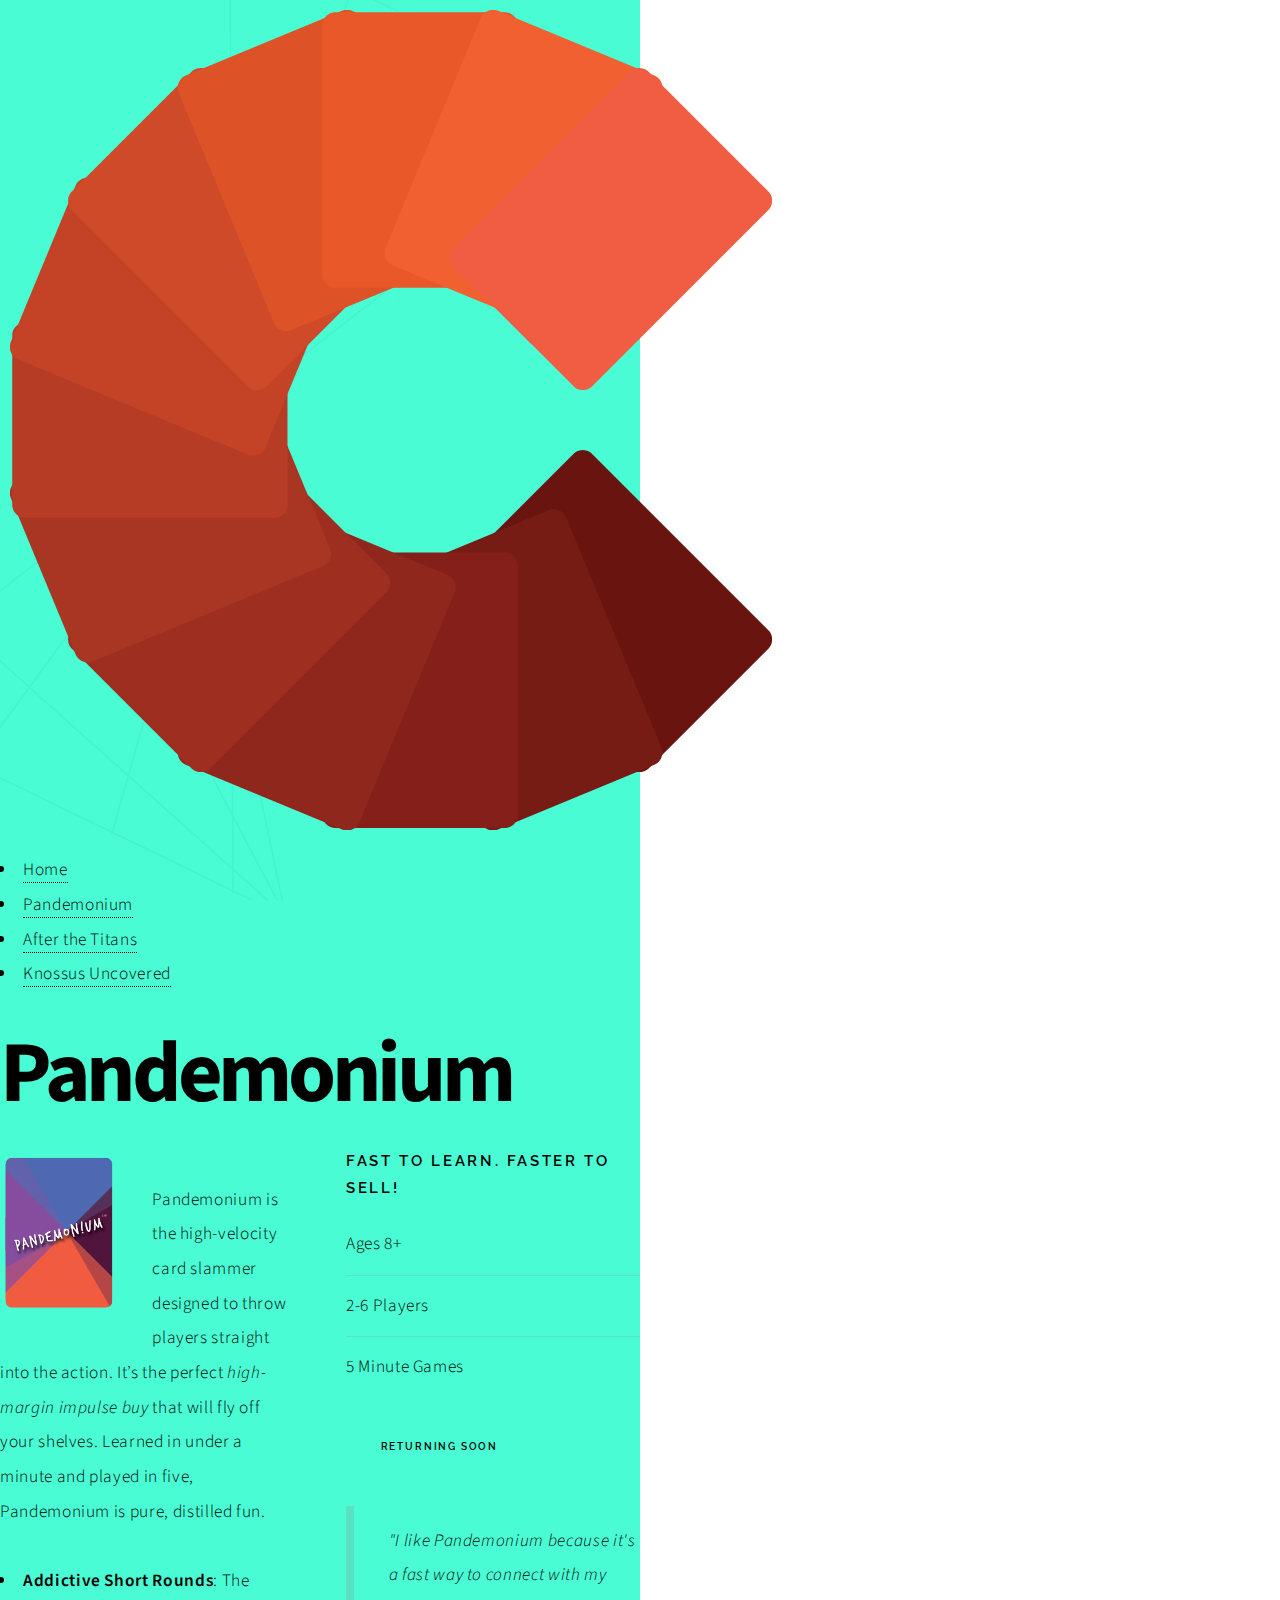
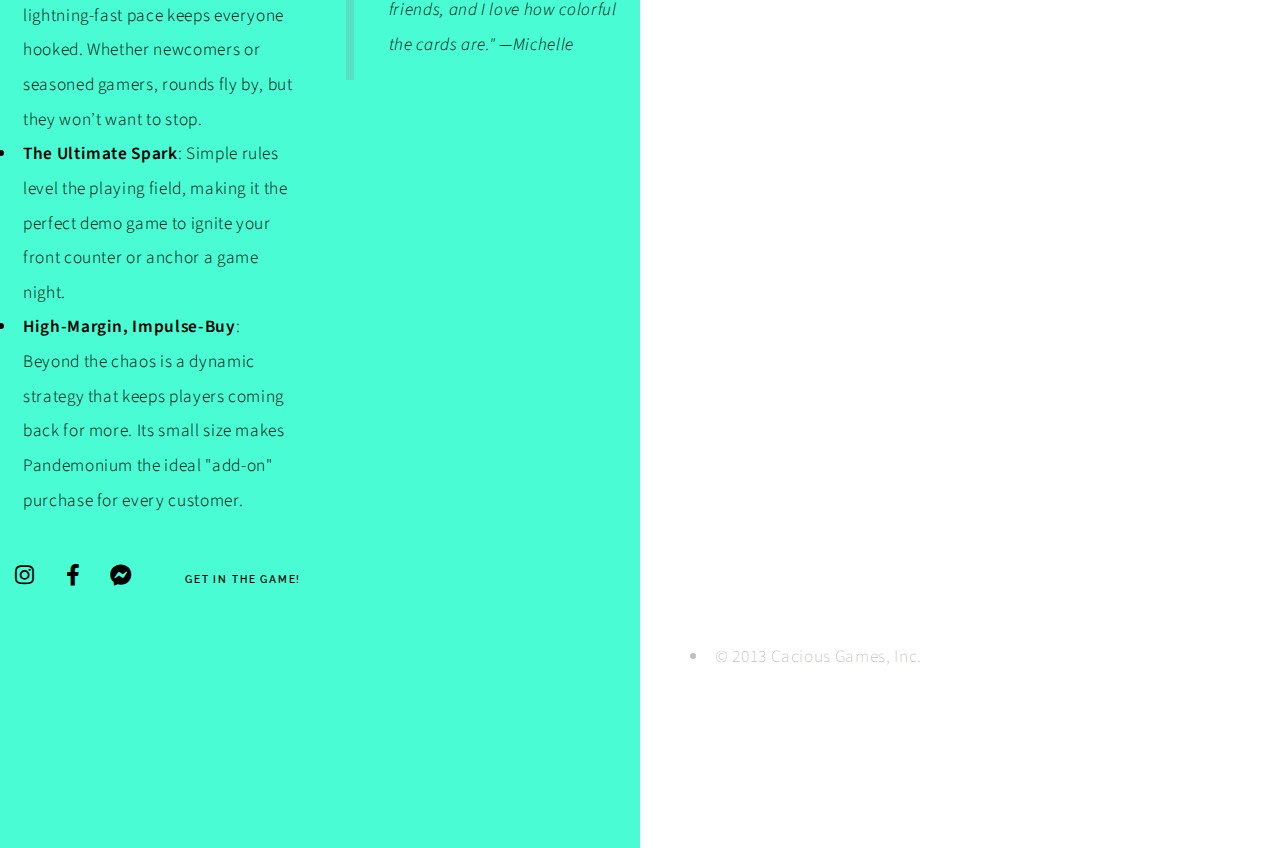
<file: retail.html>
<!DOCTYPE HTML>
<!--
	Forty by HTML5 UP
	html5up.net | @ajlkn
	Free for personal and commercial use under the CCA 3.0 license (html5up.net/license)
-->
<html>
	<head>
		<title>Cacious Games - Pandemonium</title>
		<meta charset="utf-8" />
		<meta name="viewport" content="width=device-width, initial-scale=1, user-scalable=no" />
		<link rel="stylesheet" href="assets/css/main.css" />
		<noscript><link rel="stylesheet" href="assets/css/noscript.css" /></noscript>
	</head>
	<body class="is-preload">

		<!-- Wrapper -->
			<div id="wrapper">

				<!-- Header -->
				<!-- Note: The "styleN" class below should match that of the banner element. -->
					<header id="header" class="alt style2">
								<img src="images/Cacious-Games-Logo-Sans-Tagline.png" style="padding: .6em;">
						<nav>
							<a href="#menu"></a>
						</nav>
					</header>

				<!-- Menu -->
					<nav id="menu">
						<ul class="links">
							<li><a href="index.html">Home</a></li>
							<li><a href="pandemonium.html">Pandemonium</a></li>
							<li><a href="afterthetitans.html">After the Titans</a></li>
							<li><a href="knossosuncovered.html">Knossus Uncovered</a></li>

						</ul>
											</nav>


<!-- Main -->
					<div id="main" class="alt">

						<!-- One -->
							<section id="one">
								<div class="inner">
									<header class="major">
										<h1>Pandemonium</h1>
									</header>

									<!-- Content -->
									

									<!-- Elements -->
									
										<div class="row gtr-200">
											<div class="col-6 col-12-medium">

												<!-- Text stuff -->
												
												<p><span class="image left"><img src="images/pandemonium-card.png" class="cardrotatehover" alt="" /></span><p>Pandemonium is the high-velocity card slammer designed to throw players straight into the action. It’s the perfect <i>high-margin impulse buy</i> that will fly off your shelves. Learned in under a minute and played in five, Pandemonium is pure, distilled fun.</p></p>

												<ul>
																<li><b>Addictive Short Rounds</b>: The lightning-fast pace keeps everyone hooked. Whether newcomers or seasoned gamers, rounds fly by, but they won’t want to stop.</li>
																<li><b>The Ultimate Spark</b>: Simple rules level the playing field, making it the perfect demo game to ignite your front counter or anchor a game night.</li>
																<li><b>High-Margin, Impulse-Buy</b>: Beyond the chaos is a dynamic strategy that keeps players coming back for more. Its small size makes Pandemonium the ideal "add-on" purchase for every customer.</li>
															</ul>
												
												<!-- Lists -->
														<div class="row">
														<div class="col-6 col-12-small">

														
														

														</div>
														<div class="col-6 col-12-small">



														</div>
													</div>
													

													</div>


											<div class="col-6 col-12-medium">

												<!-- Column Two -->
										

															<!-- Buttons -->
									<h4>Fast to Learn. Faster to Sell!</h4>
															<ul class="alt">
																<li>Ages 8+</li>
																<li>2-6 Players</li>
																<li>5 Minute Games</li>
															</ul>
												
													<ul class="actions">
														<li><a href="#" class="button primary">Returning Soon</a></li>
													</ul>

												<!-- Blockquote -->
	
													<blockquote>"I like Pandemonium because it's a fast way to connect with my friends, and I love how colorful the cards are." —Michelle</blockquote>


				<!-- Contact -->
			
					</section>
			
<footer id="footer">
						<div class="inner">
							<ul class="icons">
								<li><a href="https://instagram.com/caciousgames" target="_blank" class="icon brands alt fa-instagram"><span class="label">Instagram</span></a></li>
								<li><a href="https://www.facebook.com/caciousgames" target="_blank" class="icon brands alt fa-facebook-f"><span class="label">Facebook</span></a></li>
								<li><a href="https://m.me/CaciousGames" target="_blank" class="icon brands alt fa-facebook-messenger"><span class="label">Facebook</span></a></li>
								<li><a href="https://1f36e505.sibforms.com/serve/[base64]" class="button primary" target="blank">Get in the Game!</a></li>
							</ul>
							<ul class="copyright">
								
										<li>&copy; 2013 Cacious Games, Inc.</li>							</ul>
							</ul>
						</div>
					</footer>

			</div>

		<!-- Scripts -->
			<script src="assets/js/jquery.min.js"></script>
			<script src="assets/js/jquery.scrolly.min.js"></script>
			<script src="assets/js/jquery.scrollex.min.js"></script>
			<script src="assets/js/browser.min.js"></script>
			<script src="assets/js/breakpoints.min.js"></script>
			<script src="assets/js/util.js"></script>
			<script src="assets/js/main.js"></script>

	</body>
</html>
</file>
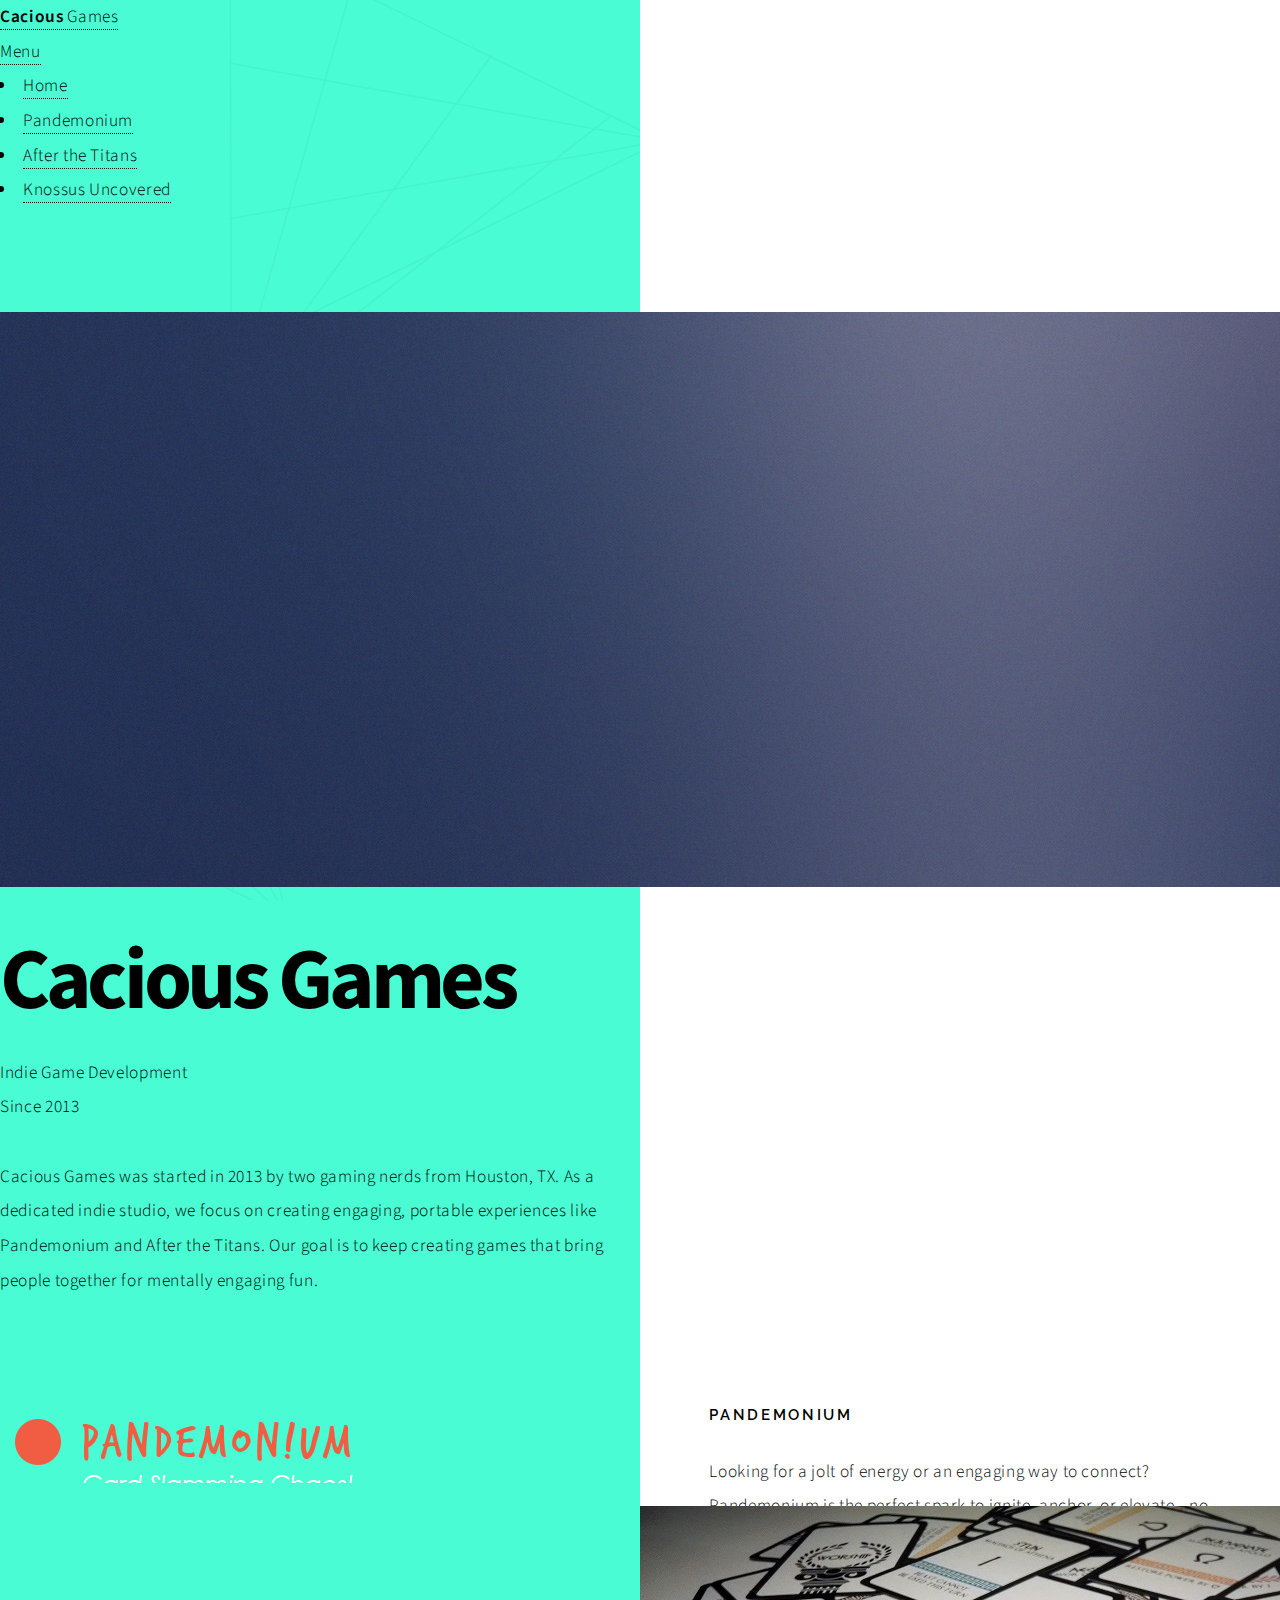
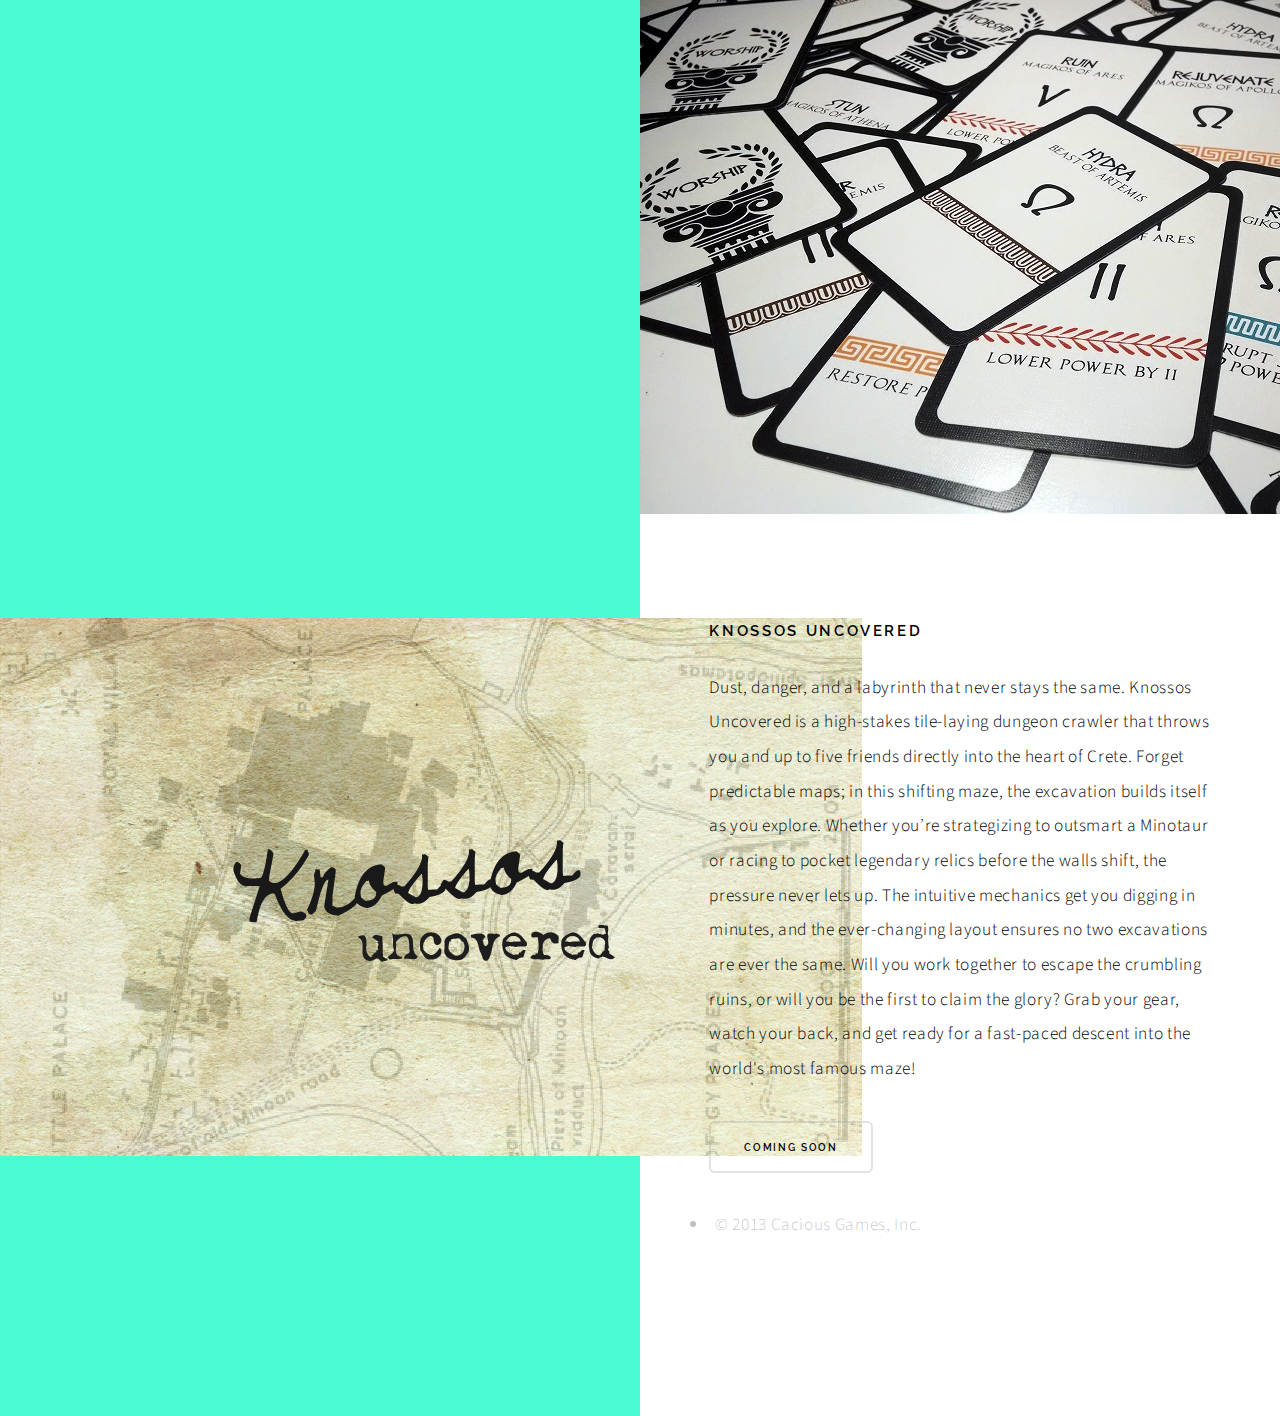
<file: testindex.html>
<!DOCTYPE HTML>
<!--
	Forty by HTML5 UP
	html5up.net | @ajlkn
	Free for personal and commercial use under the CCA 3.0 license (html5up.net/license)
-->
<html>
	<head>
		<title>Cacious Games</title>
		<meta charset="utf-8" />
		<meta name="viewport" content="width=device-width, initial-scale=1, user-scalable=no" />
		<link rel="stylesheet" href="assets/css/main.css" />
		<noscript><link rel="stylesheet" href="assets/css/noscript.css" /></noscript>
	</head>
	<body class="is-preload">

		<!-- Wrapper -->
			<div id="wrapper">

				<!-- Header -->
				<!-- Note: The "styleN" class below should match that of the banner element. -->
					<header id="header" class="alt style2">
						<a href="caciousgames.com" class="logo"><strong>Cacious</strong> <span>Games</span></a>
						<nav>
							<a href="#menu">Menu</a>
						</nav>
					</header>

				<!-- Menu -->
					<nav id="menu">
						<ul class="links">
							<li><a href="index.html">Home</a></li>
							<li><a href="index.html">Pandemonium</a></li>
							<li><a href="index.html">After the Titans</a></li>
							<li><a href="index.html">Knossus Uncovered</a></li>

						</ul>
											</nav>

				<!-- Banner -->
				<!-- Note: The "styleN" class below should match that of the header element. -->
					<section id="banner" class="style2">
						<div class="inner">
							<span class="image">
								<img src="images/pic07.jpg" alt="" />
							</span>
							<header class="major">
								<P></P><h1>Cacious Games</h1>
							</header>
							<div class="content">
								<p>Indie Game Development<br />
								Since 2013</p>
							</div>
<div class="inner">
									<p>Cacious Games was started in 2013 by two gaming nerds from Houston, TX. As a dedicated indie studio, we focus on creating engaging, portable experiences like Pandemonium and After the Titans. Our goal is to keep creating games that bring people together for mentally engaging fun.</p><P>&nbsp;<p>
								</div>

						</div>
					</section>

				<!-- Main -->
					<div id="main">

						
						<!-- Two -->
							<section id="two" class="spotlights">
								<section>
									<a href="caciousgames.com" class="image">
										<img src="images/Pandemonium.png" alt="" data-position="center center" />
									</a>
									<div class="content">
										<div class="inner">
											<header class="major">
												<h3>Pandemonium</h3>
											</header>
											<p>Looking for a jolt of energy or an engaging way to connect? Pandemonium is the perfect spark to ignite, anchor, or elevate—no matter who's at the table. Forget the rulebook slog; this fast-paced card slammer throws you straight into the action. Learned in under a minute and played in five, it is pure, distilled fun. Simple rules level the playing field, while the lightning-fast pace will have you hooked in seconds! Beyond the chaos is a dynamic strategy that keeps everyone coming back for more. Whether you're a total newcomer or a seasoned gamer, the rounds fly by, but you won't want to stop.										
											</p>
											<ul class="actions">
											<li><a href="caciousgames.html" class="button">Coming Soon</a></li>

											</ul>
										</div>
									</div>
								</section>
								<section>
									<a href="caciousgames.com" class="image">
										<img src="images/After-the-Titans.jpg" alt="" data-position="top center" />
									</a>
									<div class="content">
										<div class="inner">
											<header class="major">
												<h3>After the Titans</h3>
											</header>
											<p>The Titans have fallen, and a new war for Olympus has begun. As the gods clash, you must choose your side. After the Titans is a fast-paced battle for survival where you command legendary beasts, wield mystical relics, and channel divine favor to crush your rivals. Forget the time and money sink—this is pure, tactical combat from the first draw. Master the elements, cast devastating spells, and eliminate other Devotees to prove your worth. The gods are watching. Will you rise to lead, or fall with the mortals?</p>
											<ul class="actions">
												<li><a href="caciousgames.html" class="button">Coming Soon</a></li>

											</ul>
										</div>
									</div>
								</section>
								<section>
									<a href="caciousgames.com" class="image">
										<img src="images/Knossos-Uncovered.png" alt="" data-position="25% 25%" />
									</a>
									<div class="content">
										<div class="inner">
											<header class="major">
												<h3>Knossos Uncovered</h3>
											</header>
											<p>
Dust, danger, and a labyrinth that never stays the same. Knossos Uncovered is a high-stakes tile-laying dungeon crawler that throws you and up to five friends directly into the heart of Crete. Forget predictable maps; in this shifting maze, the excavation builds itself as you explore. Whether you’re strategizing to outsmart a Minotaur or racing to pocket legendary relics before the walls shift, the pressure never lets up. The intuitive mechanics get you digging in minutes, and the ever-changing layout ensures no two excavations are ever the same. Will you work together to escape the crumbling ruins, or will you be the first to claim the glory? Grab your gear, watch your back, and get ready for a fast-paced descent into the world's most famous maze!</p>
											<ul class="actions">
												<li><a href="caciousgames.html" class="button">Coming Soon</a></li>
											</ul>
										</div>
									</div>
								</section>
							</section>

						

				<!-- Footer -->
					<footer id="footer">
						<div class="inner">
								<ul class="copyright">
								<li>&copy; 2013 Cacious Games, Inc.</li>							</ul>
						</div>
					</footer>

			</div>

		<!-- Scripts -->
			<script src="assets/js/jquery.min.js"></script>
			<script src="assets/js/jquery.scrolly.min.js"></script>
			<script src="assets/js/jquery.scrollex.min.js"></script>
			<script src="assets/js/browser.min.js"></script>
			<script src="assets/js/breakpoints.min.js"></script>
			<script src="assets/js/util.js"></script>
			<script src="assets/js/main.js"></script>

	</body>
</html>
</file>
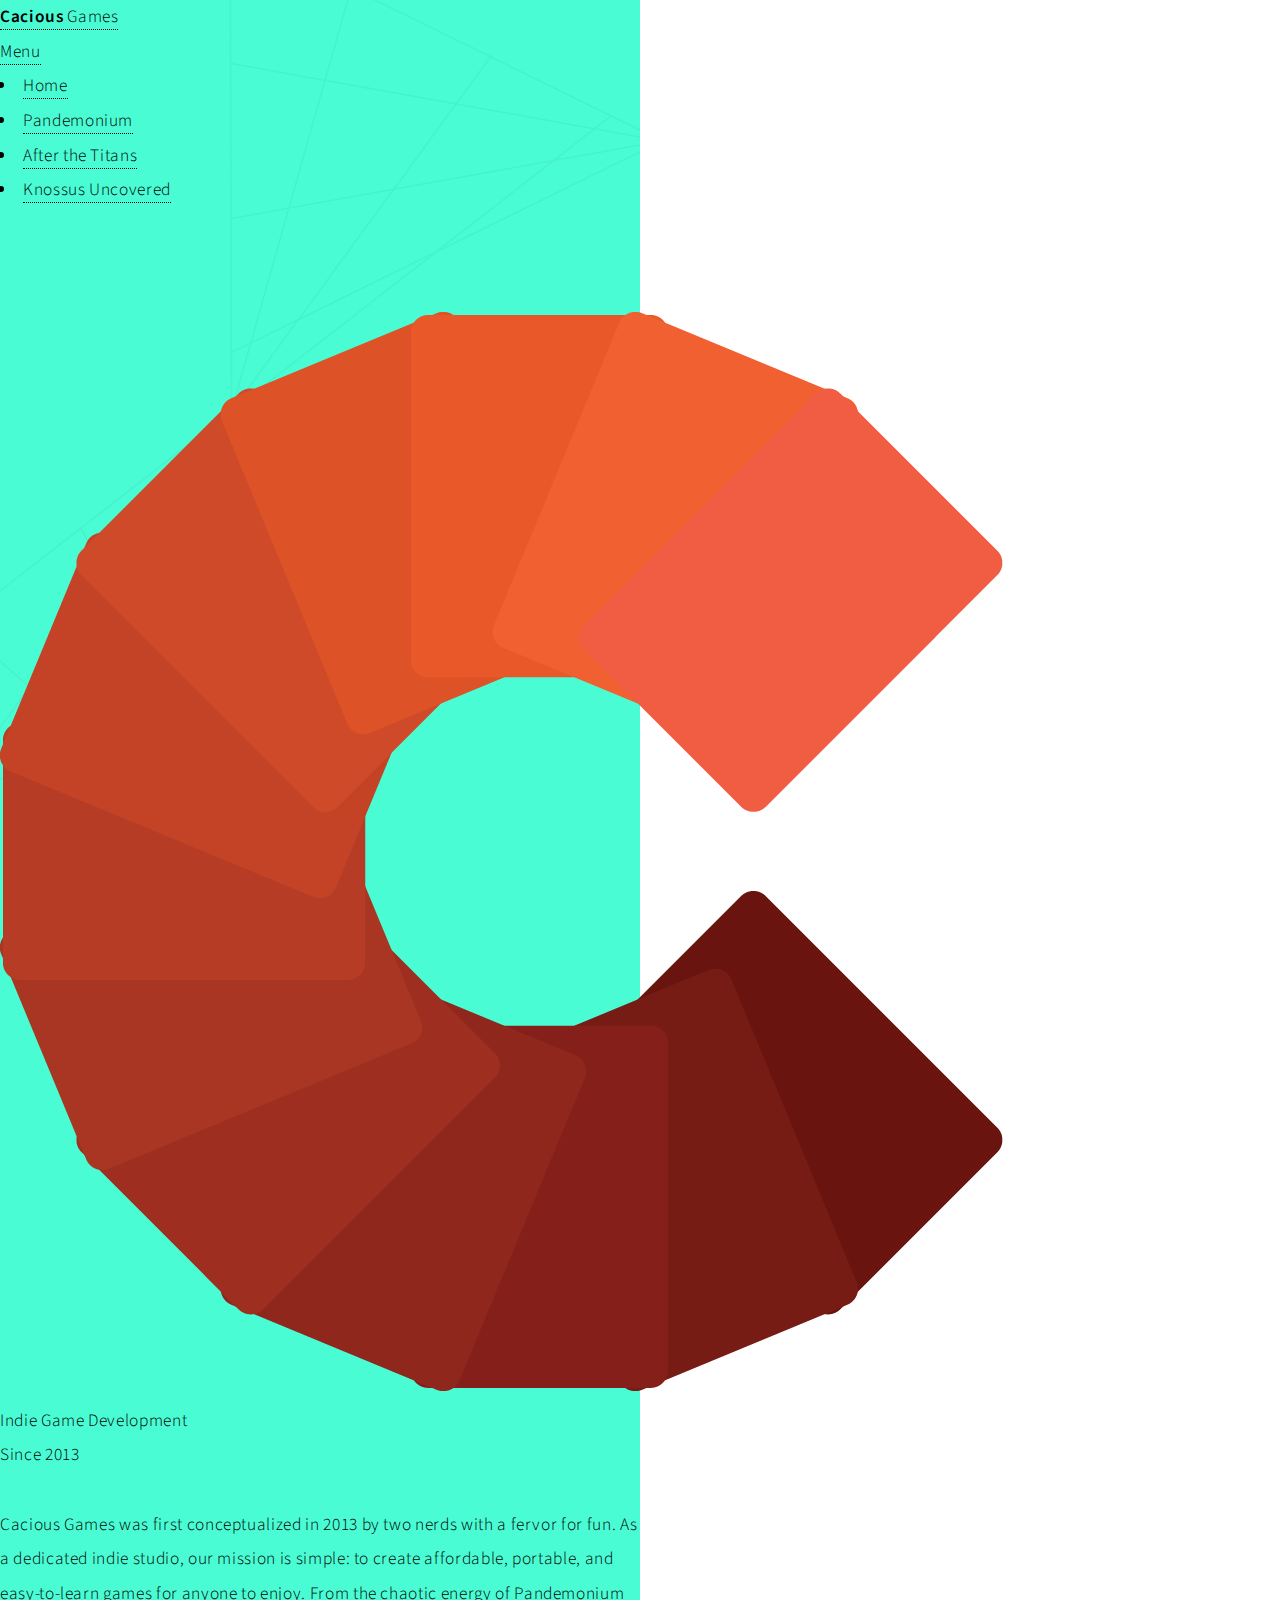
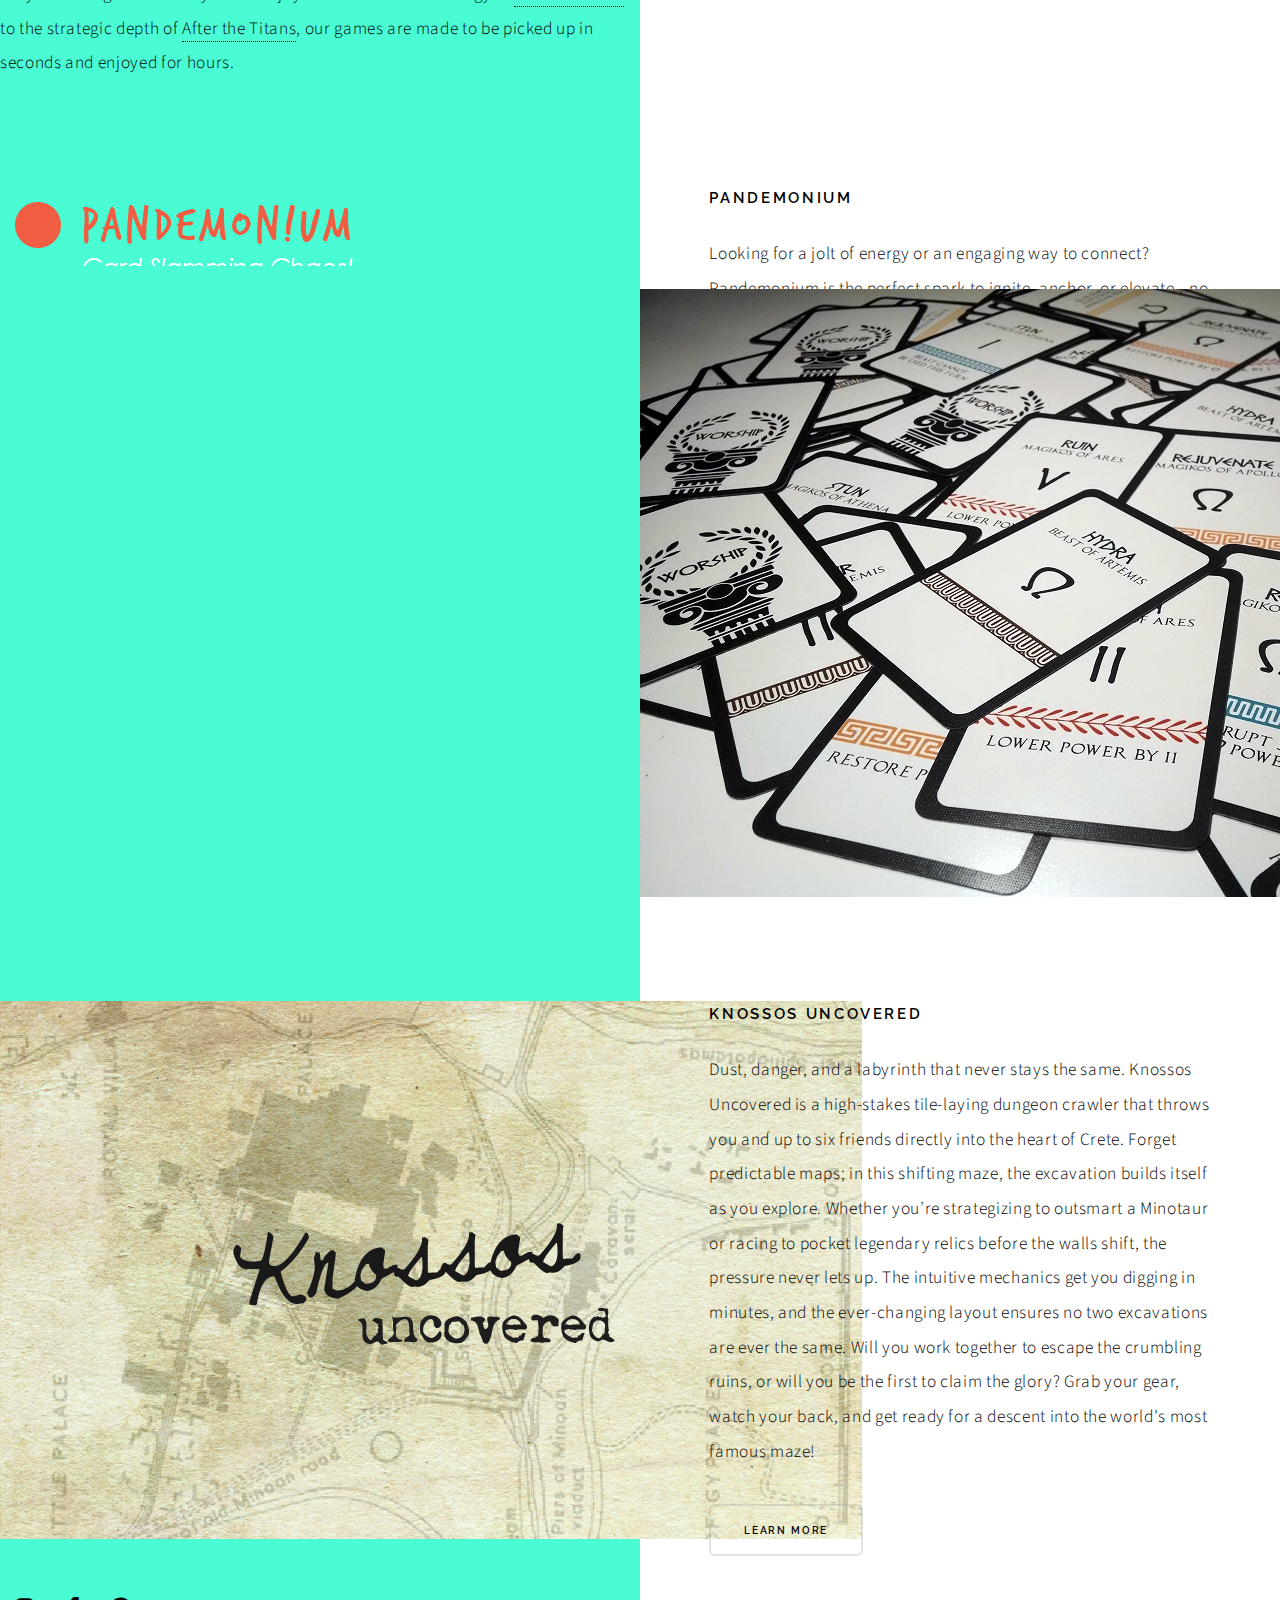
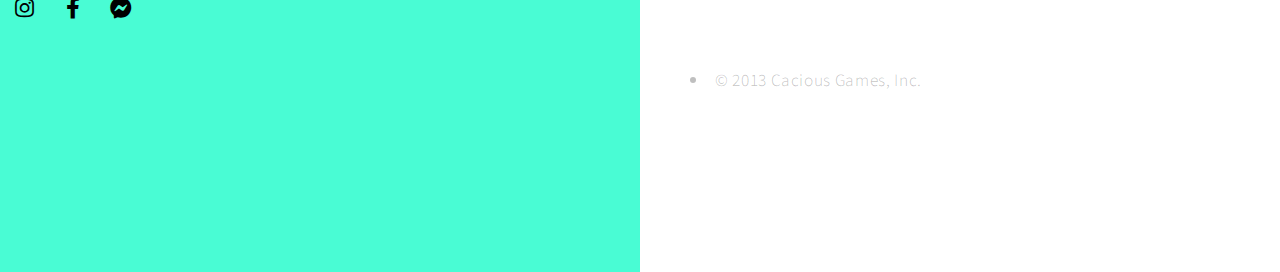
<file: testlogo.html>
<!DOCTYPE HTML>
<!--
	Forty by HTML5 UP
	html5up.net | @ajlkn
	Free for personal and commercial use under the CCA 3.0 license (html5up.net/license)
-->
<html>
	<head>
		<title>Cacious Games</title>
		<meta charset="utf-8" />
		<meta name="viewport" content="width=device-width, initial-scale=1, user-scalable=no" />
		<link rel="stylesheet" href="assets/css/main.css" />
		<noscript><link rel="stylesheet" href="assets/css/noscript.css" /></noscript>
	</head>
	<body class="is-preload">

		<!-- Wrapper -->
			<div id="wrapper">

				<!-- Header -->
				<!-- Note: The "styleN" class below should match that of the banner element. -->
					<header id="header" class="alt style2">
							<a href="https://caciousgames.com/" class="logo"><strong>Cacious</strong> <span>Games</span></a>
						<nav>
							<a href="#menu">Menu</a>
						</nav>
					</header>

				<!-- Menu -->
					<nav id="menu">
						<ul class="links">
							<li><a href="index.html">Home</a></li>
							<li><a href="pandemonium.html">Pandemonium</a></li>
							<li><a href="afterthetitans.html">After the Titans</a></li>
							<li><a href="knossosuncovered.html">Knossus Uncovered</a></li>


						</ul>
											</nav>

				<!-- Banner -->
				<!-- Note: The "styleN" class below should match that of the header element. -->
					<section id="banner" class="style2">
						<div class="inner">
							<span class="image">
								<img src="images/Cacious-Games-Logo-Condensed.png" alt="" />
								
							</span>
							<header class="major">
															
							</header>
							<div class="content">
								<p>Indie Game Development<br />
								Since 2013</p>
							</div>
<div class="inner">
									<p>Cacious Games was first conceptualized in 2013 by two nerds with a fervor for fun. As a dedicated indie studio, our mission is simple: to create affordable, portable, and easy-to-learn games for anyone to enjoy. From the chaotic energy of <a href="pandemonium.html">Pandemonium</a> to the strategic depth of <a href="afterthetitans.html">After the Titans</a>, our games are made to be picked up in seconds and enjoyed for hours.</p><P>&nbsp;<p>
								</div>

						</div>
					</section>

				<!-- Main -->
					<div id="main">

						
						<!-- Two -->
							<section id="two" class="spotlights">
								<section>
									<a href="https://caciousgames.com/" class="image">
										<img src="images/Pandemonium.png" alt="" data-position="center center" />
									</a>
									<div class="content">
										<div class="inner">
											<header class="major">
												<a href="pandemonium.html"><h3>Pandemonium</h3></a>
											</header>
											<p>Looking for a jolt of energy or an engaging way to connect? Pandemonium is the perfect spark to ignite, anchor, or elevate—no matter who's at the table. Forget the rulebook slog; this card slammer throws you straight into the action. Learned in under a minute and played in five, it is pure, distilled fun. Simple rules level the playing field, while the lightning-fast pace will have you hooked in seconds! Beyond the chaos is a dynamic strategy that keeps everyone coming back for more. Whether you're a total newcomer or a seasoned gamer, the rounds fly by, but you won't want to stop.										
											</p>
											<ul class="actions">
											<li><a href="pandemonium.html" class="button">Learn More</a></li>

											</ul>
										</div>
									</div>
								</section>
								<section>
									<a href="https://caciousgames.com/" class="image">
										<img src="images/After-the-Titans.jpg" alt="" data-position="top center" />
									</a>
									<div class="content">
										<div class="inner">
											<header class="major">
												<a href="afterthetitans.html"><h3>After the Titans</h3></a>
											</header>
											<p>The Titans have fallen, and a new war for Olympus has begun. As the gods clash, you must choose your side. After the Titans is a brisk battle for survival where you command legendary beasts, wield mystical relics, and channel divine favor to crush your rivals. Forget the time and money sink—this is pure, tactical combat from the first draw. Master the elements, cast devastating spells, and eliminate other Devotees to prove your worth. The gods are watching. Will you rise to lead, or fall with the mortals?</p>
											<ul class="actions">
												<li><a href="afterthetitans.html" class="button">Learn More</a></li>

											</ul>
										</div>
									</div>
								</section>
								<section>
									<a href="https://caciousgames.com/" class="image">
										<img src="images/Knossos-Uncovered.png" alt="" data-position="25% 25%" />
									</a>
									<div class="content">
										<div class="inner">
											<header class="major">
												<a href="knossosuncovered.html"><h3>Knossos Uncovered</h3></a>
											</header>
											<p>
Dust, danger, and a labyrinth that never stays the same. Knossos Uncovered is a high-stakes tile-laying dungeon crawler that throws you and up to six friends directly into the heart of Crete. Forget predictable maps; in this shifting maze, the excavation builds itself as you explore. Whether you’re strategizing to outsmart a Minotaur or racing to pocket legendary relics before the walls shift, the pressure never lets up. The intuitive mechanics get you digging in minutes, and the ever-changing layout ensures no two excavations are ever the same. Will you work together to escape the crumbling ruins, or will you be the first to claim the glory? Grab your gear, watch your back, and get ready for a descent into the world's most famous maze!</p>
											<ul class="actions">
												<li><a href="knossosuncovered.html" class="button">Learn More</a></li>
											</ul>
										</div>
									</div>
								</section>
							</section>

									

	<footer id="footer">
						<div class="inner">
							<ul class="icons">
								<li><a href="https://instagram.com/caciousgames" target="_blank" class="icon brands alt fa-instagram"><span class="label">Instagram</span></a></li>
								<li><a href="https://www.facebook.com/caciousgames" target="_blank" class="icon brands alt fa-facebook-f"><span class="label">Facebook</span></a></li>
								<li><a href="https://m.me/CaciousGames" target="_blank" class="icon brands alt fa-facebook-messenger"><span class="label">Facebook</span></a></li>
							</ul>
							<ul class="copyright">
										<li>&copy; 2013 Cacious Games, Inc.</li>							</ul>
							</ul>
						</div>
					</footer>
						

			</div>

		<!-- Scripts -->
			<script src="assets/js/jquery.min.js"></script>
			<script src="assets/js/jquery.scrolly.min.js"></script>
			<script src="assets/js/jquery.scrollex.min.js"></script>
			<script src="assets/js/browser.min.js"></script>
			<script src="assets/js/breakpoints.min.js"></script>
			<script src="assets/js/util.js"></script>
			<script src="assets/js/main.js"></script>

	</body>
</html>
</file>
<file: assets/css/noscript.css>
/*
	Forty by HTML5 UP
	html5up.net | @ajlkn
	Free for personal and commercial use under the CCA 3.0 license (html5up.net/license)
*/

/* Banner */

	body.is-preload #banner:after {
		opacity: 0.85;
	}

	body.is-preload #banner > .inner {
		-moz-filter: none;
		-webkit-filter: none;
		-ms-filter: none;
		filter: none;
		-moz-transform: none;
		-webkit-transform: none;
		-ms-transform: none;
		transform: none;
		opacity: 1;
	}
</file>
<file: assets/css/main.css>
@import url(fontawesome-all.min.css);
@import url("https://fonts.googleapis.com/css?family=Source+Sans+Pro:300,600,700,300i,600i,700i|Raleway:600,800");

/*
	Paradigm Shift by HTML5 UP
	html5up.net | @ajlkn
	Free for personal and commercial use under the CCA 3.0 license (html5up.net/license)
*/

html, body, div, span, applet, object,
iframe, h1, h2, h3, h4, h5, h6, p, blockquote,
pre, a, abbr, acronym, address, big, cite,
code, del, dfn, em, img, ins, kbd, q, s, samp,
small, strike, strong, sub, sup, tt, var, b,
u, i, center, dl, dt, dd, ol, ul, li, fieldset,
form, label, legend, table, caption, tbody,
tfoot, thead, tr, th, td, article, aside,
canvas, details, embed, figure, figcaption,
footer, header, hgroup, menu, nav, output, ruby,
section, summary, time, mark, audio, video {
	margin: 0;
	padding: 0;
	border: 0;
	font-size: 100%;
	font: inherit;
	vertical-align: baseline;}

article, aside, details, figcaption, figure,
footer, header, hgroup, menu, nav, section {
	display: block;}

body {
	line-height: 1;
}

ol, ul {
	list-style: none;
}

blockquote, q {
	quotes: none;
}

	blockquote:before, blockquote:after, q:before, q:after {
		content: '';
		content: none;
	}

table {
	border-collapse: collapse;
	border-spacing: 0;
}

body {
	-webkit-text-size-adjust: none;
}

mark {
	background-color: transparent;
	color: inherit;
}

input::-moz-focus-inner {
	border: 0;
	padding: 0;
}

input, select, textarea {
	-moz-appearance: none;
	-webkit-appearance: none;
	-ms-appearance: none;
	appearance: none;
}

/* Basic */

	@-ms-viewport {
		width: device-width;
	}

	body {
		-ms-overflow-style: scrollbar;
	}

	@media screen and (max-width: 480px) {

		html, body {
			min-width: 320px;
		}

	}

	html {
		box-sizing: border-box;
	}

	*, *:before, *:after {
		box-sizing: inherit;
	}

	html {
		overflow-x: hidden;
	}

	body {
		background: #ffffff;
		overflow-x: hidden;
	}

		body.is-preload *, body.is-preload *:before, body.is-preload *:after {
			-moz-animation: none !important;
			-webkit-animation: none !important;
			-ms-animation: none !important;
			animation: none !important;
			-moz-transition: none !important;
			-webkit-transition: none !important;
			-ms-transition: none !important;
			transition: none !important;
		}

/* Typography */

	html {
		font-size: 18pt;
	}

		@media screen and (max-width: 1920px) {

			html {
				font-size: 13pt;
			}

		}

		@media screen and (max-width: 1152px) {

			html {
				font-size: 14pt;
			}

		}

		@media screen and (max-width: 736px) {

			html {
				font-size: 12pt;
			}

		}

		@media screen and (max-width: 480px) {

			html {
				font-size: 11pt;
			}

		}

	body {
		background-color: #ffffff;
		color: #000000;
	}

	body, input, select, textarea {
		color: #000000;
		font-family: "Source Sans Pro", Helvetica, sans-serif;
		font-size: 1rem;
		font-weight: 300;
		letter-spacing: 0.0375em;
		line-height: 2;
	}

	a {
		-moz-transition: border-bottom-color 0.25s ease-in-out;
		-webkit-transition: border-bottom-color 0.25s ease-in-out;
		-ms-transition: border-bottom-color 0.25s ease-in-out;
		transition: border-bottom-color 0.25s ease-in-out;
		text-decoration: none;
		color: #000000;
		border-bottom: dotted 1px;
	}

		a:hover {
			text-decoration: none;
			border-bottom-color: transparent;
		}

	strong, b {
		font-weight: 600;
		color: #000000;
	}

	em, i {
		font-style: italic;
	}

	p {
		margin: 0 0 2rem 0;
	}

	h1, h2, h3, h4, h5, h6 {
		color: #000000;
		font-family: "Raleway", Helvetica, sans-serif;
		font-weight: 600;
		letter-spacing: 0.175em;
		line-height: 1.75;
		margin: 0 0 1.5rem 0;
		text-transform: uppercase;
	}

		h1 a, h2 a, h3 a, h4 a, h5 a, h6 a {
			color: inherit;
			text-decoration: none;
		}

	h1 {
		font-family: "Source Sans Pro", Helvetica, sans-serif;
		font-size: 5rem;
		font-weight: 700;
		letter-spacing: -0.05em;
		line-height: 1.1;
		margin: 0 0 1.5rem 0;
		text-transform: none;
	}

	h2 {
		font-size: 1.25rem;
		font-weight: 800;
		margin: 0 0 2rem 0;
	}

	h3 {
		font-size: 0.875rem;
	}

	h4 {
		font-size: 0.875rem;
	}

	h5 {
		font-size: 0.75rem;
	}

	h6 {
		font-size: 0.625rem;
	}

	@media screen and (max-width: 736px) {

		h1 {
			font-size: 4.5rem;
			line-height: 1.1;
		}

		h2 {
			font-size: 1.25rem;
			line-height: 1.7;
		}

		h3 {
			font-size: 0.9rem;
		}

		h4 {
			font-size: 0.75rem;
		}

		h5 {
			font-size: 0.675rem;
		}

	}

	@media screen and (max-width: 360px) {

		h1 {
			font-size: 3.75rem;
		}

		h2 {
			font-size: 1.125rem;
		}

		h3 {
			font-size: 0.8rem;
		}

		h4 {
			font-size: 0.675rem;
		}

		h5 {
			font-size: 0.675rem;
		}

	}

	sub {
		font-size: 0.8rem;
		position: relative;
		top: 0.5rem;
	}

	sup {
		font-size: 0.8rem;
		position: relative;
		top: -0.5rem;
	}

	blockquote {
		border-left: solid 0.5rem rgba(144, 144, 144, 0.25);
		font-style: italic;
		margin: 0 0 2rem 0;
		padding: 1rem 0 1rem 2rem;
	}

	code {
		background: rgba(144, 144, 144, 0.1);
		border-radius: 0.325rem;
		font-family: "Courier New", monospace;
		font-size: 0.9rem;
		margin: 0 0.25rem;
		padding: 0.25rem 0.65rem;
	}

	pre {
		-webkit-overflow-scrolling: touch;
		font-family: "Courier New", monospace;
		font-size: 0.9rem;
		margin: 0 0 2rem 0;
		width: 100%;
	}

		pre code {
			display: block;
			line-height: 1.75;
			padding: 1rem 1.5rem;
			overflow-x: auto;
		}

	hr {
		border: 0;
		border-bottom: solid 2px rgba(144, 144, 144, 0.25);
		margin: 3rem 0;
	}

		hr.major {
			margin: 5rem 0;
		}

		@media screen and (max-width: 736px) {

			hr.major {
				margin: 3rem 0;
			}

		}

/* Row */

	.row {
		display: flex;
		flex-wrap: wrap;
		box-sizing: border-box;
		align-items: stretch;
	}

		.row > * {
			box-sizing: border-box;
		}

		.row.gtr-uniform > * > :last-child {
			margin-bottom: 0;
		}

		.row.aln-left {
			justify-content: flex-start;
		}

		.row.aln-center {
			justify-content: center;
		}

		.row.aln-right {
			justify-content: flex-end;
		}

		.row.aln-top {
			align-items: flex-start;
		}

		.row.aln-middle {
			align-items: center;
		}

		.row.aln-bottom {
			align-items: flex-end;
		}

		.row > .imp {
			order: -1;
		}

		.row > .col-1 {
			width: 8.33333%;
		}

		.row > .off-1 {
			margin-left: 8.33333%;
		}

		.row > .col-2 {
			width: 16.66667%;
		}

		.row > .off-2 {
			margin-left: 16.66667%;
		}

		.row > .col-3 {
			width: 25%;
		}

		.row > .off-3 {
			margin-left: 25%;
		}

		.row > .col-4 {
			width: 33.33333%;
		}

		.row > .off-4 {
			margin-left: 33.33333%;
		}

		.row > .col-5 {
			width: 41.66667%;
		}

		.row > .off-5 {
			margin-left: 41.66667%;
		}

		.row > .col-6 {
			width: 50%;
		}

		.row > .off-6 {
			margin-left: 50%;
		}

		.row > .col-7 {
			width: 58.33333%;
		}

		.row > .off-7 {
			margin-left: 58.33333%;
		}

		.row > .col-8 {
			width: 66.66667%;
		}

		.row > .off-8 {
			margin-left: 66.66667%;
		}

		.row > .col-9 {
			width: 75%;
		}

		.row > .off-9 {
			margin-left: 75%;
		}

		.row > .col-10 {
			width: 83.33333%;
		}

		.row > .off-10 {
			margin-left: 83.33333%;
		}

		.row > .col-11 {
			width: 91.66667%;
		}

		.row > .off-11 {
			margin-left: 91.66667%;
		}

		.row > .col-12 {
			width: 100%;
		}

		.row > .off-12 {
			margin-left: 100%;
		}

		.row.gtr-0 {
			margin-top: 0;
			margin-left: 0rem;
		}

			.row.gtr-0 > * {
				padding: 0 0 0 0rem;
			}

			.row.gtr-0.gtr-uniform {
				margin-top: 0rem;
			}

				.row.gtr-0.gtr-uniform > * {
					padding-top: 0rem;
				}

		.row.gtr-25 {
			margin-top: 0;
			margin-left: -0.5rem;
		}

			.row.gtr-25 > * {
				padding: 0 0 0 0.5rem;
			}

			.row.gtr-25.gtr-uniform {
				margin-top: -0.5rem;
			}

				.row.gtr-25.gtr-uniform > * {
					padding-top: 0.5rem;
				}

		.row.gtr-50 {
			margin-top: 0;
			margin-left: -1rem;
		}

			.row.gtr-50 > * {
				padding: 0 0 0 1rem;
			}

			.row.gtr-50.gtr-uniform {
				margin-top: -1rem;
			}

				.row.gtr-50.gtr-uniform > * {
					padding-top: 1rem;
				}

		.row {
			margin-top: 0;
			margin-left: -2rem;
		}

			.row > * {
				padding: 0 0 0 2rem;
			}

			.row.gtr-uniform {
				margin-top: -2rem;
			}

				.row.gtr-uniform > * {
					padding-top: 2rem;
				}

		.row.gtr-150 {
			margin-top: 0;
			margin-left: -3rem;
		}

			.row.gtr-150 > * {
				padding: 0 0 0 3rem;
			}

			.row.gtr-150.gtr-uniform {
				margin-top: -3rem;
			}

				.row.gtr-150.gtr-uniform > * {
					padding-top: 3rem;
				}

		.row.gtr-200 {
			margin-top: 0;
			margin-left: -4rem;
		}

			.row.gtr-200 > * {
				padding: 0 0 0 4rem;
			}

			.row.gtr-200.gtr-uniform {
				margin-top: -4rem;
			}

				.row.gtr-200.gtr-uniform > * {
					padding-top: 4rem;
				}

		@media screen and (max-width: 1920px) {

			.row {
				display: flex;
				flex-wrap: wrap;
				box-sizing: border-box;
				align-items: stretch;
			}

				.row > * {
					box-sizing: border-box;
				}

				.row.gtr-uniform > * > :last-child {
					margin-bottom: 0;
				}

				.row.aln-left {
					justify-content: flex-start;
				}

				.row.aln-center {
					justify-content: center;
				}

				.row.aln-right {
					justify-content: flex-end;
				}

				.row.aln-top {
					align-items: flex-start;
				}

				.row.aln-middle {
					align-items: center;
				}

				.row.aln-bottom {
					align-items: flex-end;
				}

				.row > .imp-xlarge {
					order: -1;
				}

				.row > .col-1-xlarge {
					width: 8.33333%;
				}

				.row > .off-1-xlarge {
					margin-left: 8.33333%;
				}

				.row > .col-2-xlarge {
					width: 16.66667%;
				}

				.row > .off-2-xlarge {
					margin-left: 16.66667%;
				}

				.row > .col-3-xlarge {
					width: 25%;
				}

				.row > .off-3-xlarge {
					margin-left: 25%;
				}

				.row > .col-4-xlarge {
					width: 33.33333%;
				}

				.row > .off-4-xlarge {
					margin-left: 33.33333%;
				}

				.row > .col-5-xlarge {
					width: 41.66667%;
				}

				.row > .off-5-xlarge {
					margin-left: 41.66667%;
				}

				.row > .col-6-xlarge {
					width: 50%;
				}

				.row > .off-6-xlarge {
					margin-left: 50%;
				}

				.row > .col-7-xlarge {
					width: 58.33333%;
				}

				.row > .off-7-xlarge {
					margin-left: 58.33333%;
				}

				.row > .col-8-xlarge {
					width: 66.66667%;
				}

				.row > .off-8-xlarge {
					margin-left: 66.66667%;
				}

				.row > .col-9-xlarge {
					width: 75%;
				}

				.row > .off-9-xlarge {
					margin-left: 75%;
				}

				.row > .col-10-xlarge {
					width: 83.33333%;
				}

				.row > .off-10-xlarge {
					margin-left: 83.33333%;
				}

				.row > .col-11-xlarge {
					width: 91.66667%;
				}

				.row > .off-11-xlarge {
					margin-left: 91.66667%;
				}

				.row > .col-12-xlarge {
					width: 100%;
				}

				.row > .off-12-xlarge {
					margin-left: 100%;
				}

				.row.gtr-0 {
					margin-top: 0;
					margin-left: 0rem;
				}

					.row.gtr-0 > * {
						padding: 0 0 0 0rem;
					}

					.row.gtr-0.gtr-uniform {
						margin-top: 0rem;
					}

						.row.gtr-0.gtr-uniform > * {
							padding-top: 0rem;
						}

				.row.gtr-25 {
					margin-top: 0;
					margin-left: -0.5rem;
				}

					.row.gtr-25 > * {
						padding: 0 0 0 0.5rem;
					}

					.row.gtr-25.gtr-uniform {
						margin-top: -0.5rem;
					}

						.row.gtr-25.gtr-uniform > * {
							padding-top: 0.5rem;
						}

				.row.gtr-50 {
					margin-top: 0;
					margin-left: -1rem;
				}

					.row.gtr-50 > * {
						padding: 0 0 0 1rem;
					}

					.row.gtr-50.gtr-uniform {
						margin-top: -1rem;
					}

						.row.gtr-50.gtr-uniform > * {
							padding-top: 1rem;
						}

				.row {
					margin-top: 0;
					margin-left: -2rem;
				}

					.row > * {
						padding: 0 0 0 2rem;
					}

					.row.gtr-uniform {
						margin-top: -2rem;
					}

						.row.gtr-uniform > * {
							padding-top: 2rem;
						}

				.row.gtr-150 {
					margin-top: 0;
					margin-left: -3rem;
				}

					.row.gtr-150 > * {
						padding: 0 0 0 3rem;
					}

					.row.gtr-150.gtr-uniform {
						margin-top: -3rem;
					}

						.row.gtr-150.gtr-uniform > * {
							padding-top: 3rem;
						}

				.row.gtr-200 {
					margin-top: 0;
					margin-left: -4rem;
				}

					.row.gtr-200 > * {
						padding: 0 0 0 4rem;
					}

					.row.gtr-200.gtr-uniform {
						margin-top: -4rem;
					}

						.row.gtr-200.gtr-uniform > * {
							padding-top: 4rem;
						}

		}

		@media screen and (max-width: 1280px) {

			.row {
				display: flex;
				flex-wrap: wrap;
				box-sizing: border-box;
				align-items: stretch;
			}

				.row > * {
					box-sizing: border-box;
				}

				.row.gtr-uniform > * > :last-child {
					margin-bottom: 0;
				}

				.row.aln-left {
					justify-content: flex-start;
				}

				.row.aln-center {
					justify-content: center;
				}

				.row.aln-right {
					justify-content: flex-end;
				}

				.row.aln-top {
					align-items: flex-start;
				}

				.row.aln-middle {
					align-items: center;
				}

				.row.aln-bottom {
					align-items: flex-end;
				}

				.row > .imp-large {
					order: -1;
				}

				.row > .col-1-large {
					width: 8.33333%;
				}

				.row > .off-1-large {
					margin-left: 8.33333%;
				}

				.row > .col-2-large {
					width: 16.66667%;
				}

				.row > .off-2-large {
					margin-left: 16.66667%;
				}

				.row > .col-3-large {
					width: 25%;
				}

				.row > .off-3-large {
					margin-left: 25%;
				}

				.row > .col-4-large {
					width: 33.33333%;
				}

				.row > .off-4-large {
					margin-left: 33.33333%;
				}

				.row > .col-5-large {
					width: 41.66667%;
				}

				.row > .off-5-large {
					margin-left: 41.66667%;
				}

				.row > .col-6-large {
					width: 50%;
				}

				.row > .off-6-large {
					margin-left: 50%;
				}

				.row > .col-7-large {
					width: 58.33333%;
				}

				.row > .off-7-large {
					margin-left: 58.33333%;
				}

				.row > .col-8-large {
					width: 66.66667%;
				}

				.row > .off-8-large {
					margin-left: 66.66667%;
				}

				.row > .col-9-large {
					width: 75%;
				}

				.row > .off-9-large {
					margin-left: 75%;
				}

				.row > .col-10-large {
					width: 83.33333%;
				}

				.row > .off-10-large {
					margin-left: 83.33333%;
				}

				.row > .col-11-large {
					width: 91.66667%;
				}

				.row > .off-11-large {
					margin-left: 91.66667%;
				}

				.row > .col-12-large {
					width: 100%;
				}

				.row > .off-12-large {
					margin-left: 100%;
				}

				.row.gtr-0 {
					margin-top: 0;
					margin-left: 0rem;
				}

					.row.gtr-0 > * {
						padding: 0 0 0 0rem;
					}

					.row.gtr-0.gtr-uniform {
						margin-top: 0rem;
					}

						.row.gtr-0.gtr-uniform > * {
							padding-top: 0rem;
						}

				.row.gtr-25 {
					margin-top: 0;
					margin-left: -0.375rem;
				}

					.row.gtr-25 > * {
						padding: 0 0 0 0.375rem;
					}

					.row.gtr-25.gtr-uniform {
						margin-top: -0.375rem;
					}

						.row.gtr-25.gtr-uniform > * {
							padding-top: 0.375rem;
						}

				.row.gtr-50 {
					margin-top: 0;
					margin-left: -0.75rem;
				}

					.row.gtr-50 > * {
						padding: 0 0 0 0.75rem;
					}

					.row.gtr-50.gtr-uniform {
						margin-top: -0.75rem;
					}

						.row.gtr-50.gtr-uniform > * {
							padding-top: 0.75rem;
						}

				.row {
					margin-top: 0;
					margin-left: -1.5rem;
				}

					.row > * {
						padding: 0 0 0 1.5rem;
					}

					.row.gtr-uniform {
						margin-top: -1.5rem;
					}

						.row.gtr-uniform > * {
							padding-top: 1.5rem;
						}

				.row.gtr-150 {
					margin-top: 0;
					margin-left: -2.25rem;
				}

					.row.gtr-150 > * {
						padding: 0 0 0 2.25rem;
					}

					.row.gtr-150.gtr-uniform {
						margin-top: -2.25rem;
					}

						.row.gtr-150.gtr-uniform > * {
							padding-top: 2.25rem;
						}

				.row.gtr-200 {
					margin-top: 0;
					margin-left: -3rem;
				}

					.row.gtr-200 > * {
						padding: 0 0 0 3rem;
					}

					.row.gtr-200.gtr-uniform {
						margin-top: -3rem;
					}

						.row.gtr-200.gtr-uniform > * {
							padding-top: 3rem;
						}

		}

		@media screen and (max-width: 1152px) {

			.row {
				display: flex;
				flex-wrap: wrap;
				box-sizing: border-box;
				align-items: stretch;
			}

				.row > * {
					box-sizing: border-box;
				}

				.row.gtr-uniform > * > :last-child {
					margin-bottom: 0;
				}

				.row.aln-left {
					justify-content: flex-start;
				}

				.row.aln-center {
					justify-content: center;
				}

				.row.aln-right {
					justify-content: flex-end;
				}

				.row.aln-top {
					align-items: flex-start;
				}

				.row.aln-middle {
					align-items: center;
				}

				.row.aln-bottom {
					align-items: flex-end;
				}

				.row > .imp-medium {
					order: -1;
				}

				.row > .col-1-medium {
					width: 8.33333%;
				}

				.row > .off-1-medium {
					margin-left: 8.33333%;
				}

				.row > .col-2-medium {
					width: 16.66667%;
				}

				.row > .off-2-medium {
					margin-left: 16.66667%;
				}

				.row > .col-3-medium {
					width: 25%;
				}

				.row > .off-3-medium {
					margin-left: 25%;
				}

				.row > .col-4-medium {
					width: 33.33333%;
				}

				.row > .off-4-medium {
					margin-left: 33.33333%;
				}

				.row > .col-5-medium {
					width: 41.66667%;
				}

				.row > .off-5-medium {
					margin-left: 41.66667%;
				}

				.row > .col-6-medium {
					width: 50%;
				}

				.row > .off-6-medium {
					margin-left: 50%;
				}

				.row > .col-7-medium {
					width: 58.33333%;
				}

				.row > .off-7-medium {
					margin-left: 58.33333%;
				}

				.row > .col-8-medium {
					width: 66.66667%;
				}

				.row > .off-8-medium {
					margin-left: 66.66667%;
				}

				.row > .col-9-medium {
					width: 75%;
				}

				.row > .off-9-medium {
					margin-left: 75%;
				}

				.row > .col-10-medium {
					width: 83.33333%;
				}

				.row > .off-10-medium {
					margin-left: 83.33333%;
				}

				.row > .col-11-medium {
					width: 91.66667%;
				}

				.row > .off-11-medium {
					margin-left: 91.66667%;
				}

				.row > .col-12-medium {
					width: 100%;
				}

				.row > .off-12-medium {
					margin-left: 100%;
				}

				.row.gtr-0 {
					margin-top: 0;
					margin-left: 0rem;
				}

					.row.gtr-0 > * {
						padding: 0 0 0 0rem;
					}

					.row.gtr-0.gtr-uniform {
						margin-top: 0rem;
					}

						.row.gtr-0.gtr-uniform > * {
							padding-top: 0rem;
						}

				.row.gtr-25 {
					margin-top: 0;
					margin-left: -0.375rem;
				}

					.row.gtr-25 > * {
						padding: 0 0 0 0.375rem;
					}

					.row.gtr-25.gtr-uniform {
						margin-top: -0.375rem;
					}

						.row.gtr-25.gtr-uniform > * {
							padding-top: 0.375rem;
						}

				.row.gtr-50 {
					margin-top: 0;
					margin-left: -0.75rem;
				}

					.row.gtr-50 > * {
						padding: 0 0 0 0.75rem;
					}

					.row.gtr-50.gtr-uniform {
						margin-top: -0.75rem;
					}

						.row.gtr-50.gtr-uniform > * {
							padding-top: 0.75rem;
						}

				.row {
					margin-top: 0;
					margin-left: -1.5rem;
				}

					.row > * {
						padding: 0 0 0 1.5rem;
					}

					.row.gtr-uniform {
						margin-top: -1.5rem;
					}

						.row.gtr-uniform > * {
							padding-top: 1.5rem;
						}

				.row.gtr-150 {
					margin-top: 0;
					margin-left: -2.25rem;
				}

					.row.gtr-150 > * {
						padding: 0 0 0 2.25rem;
					}

					.row.gtr-150.gtr-uniform {
						margin-top: -2.25rem;
					}

						.row.gtr-150.gtr-uniform > * {
							padding-top: 2.25rem;
						}

				.row.gtr-200 {
					margin-top: 0;
					margin-left: -3rem;
				}

					.row.gtr-200 > * {
						padding: 0 0 0 3rem;
					}

					.row.gtr-200.gtr-uniform {
						margin-top: -3rem;
					}

						.row.gtr-200.gtr-uniform > * {
							padding-top: 3rem;
						}

		}

		@media screen and (max-width: 736px) {

			.row {
				display: flex;
				flex-wrap: wrap;
				box-sizing: border-box;
				align-items: stretch;
			}

				.row > * {
					box-sizing: border-box;
				}

				.row.gtr-uniform > * > :last-child {
					margin-bottom: 0;
				}

				.row.aln-left {
					justify-content: flex-start;
				}

				.row.aln-center {
					justify-content: center;
				}

				.row.aln-right {
					justify-content: flex-end;
				}

				.row.aln-top {
					align-items: flex-start;
				}

				.row.aln-middle {
					align-items: center;
				}

				.row.aln-bottom {
					align-items: flex-end;
				}

				.row > .imp-small {
					order: -1;
				}

				.row > .col-1-small {
					width: 8.33333%;
				}

				.row > .off-1-small {
					margin-left: 8.33333%;
				}

				.row > .col-2-small {
					width: 16.66667%;
				}

				.row > .off-2-small {
					margin-left: 16.66667%;
				}

				.row > .col-3-small {
					width: 25%;
				}

				.row > .off-3-small {
					margin-left: 25%;
				}

				.row > .col-4-small {
					width: 33.33333%;
				}

				.row > .off-4-small {
					margin-left: 33.33333%;
				}

				.row > .col-5-small {
					width: 41.66667%;
				}

				.row > .off-5-small {
					margin-left: 41.66667%;
				}

				.row > .col-6-small {
					width: 50%;
				}

				.row > .off-6-small {
					margin-left: 50%;
				}

				.row > .col-7-small {
					width: 58.33333%;
				}

				.row > .off-7-small {
					margin-left: 58.33333%;
				}

				.row > .col-8-small {
					width: 66.66667%;
				}

				.row > .off-8-small {
					margin-left: 66.66667%;
				}

				.row > .col-9-small {
					width: 75%;
				}

				.row > .off-9-small {
					margin-left: 75%;
				}

				.row > .col-10-small {
					width: 83.33333%;
				}

				.row > .off-10-small {
					margin-left: 83.33333%;
				}

				.row > .col-11-small {
					width: 91.66667%;
				}

				.row > .off-11-small {
					margin-left: 91.66667%;
				}

				.row > .col-12-small {
					width: 100%;
				}

				.row > .off-12-small {
					margin-left: 100%;
				}

				.row.gtr-0 {
					margin-top: 0;
					margin-left: 0rem;
				}

					.row.gtr-0 > * {
						padding: 0 0 0 0rem;
					}

					.row.gtr-0.gtr-uniform {
						margin-top: 0rem;
					}

						.row.gtr-0.gtr-uniform > * {
							padding-top: 0rem;
						}

				.row.gtr-25 {
					margin-top: 0;
					margin-left: -0.3125rem;
				}

					.row.gtr-25 > * {
						padding: 0 0 0 0.3125rem;
					}

					.row.gtr-25.gtr-uniform {
						margin-top: -0.3125rem;
					}

						.row.gtr-25.gtr-uniform > * {
							padding-top: 0.3125rem;
						}

				.row.gtr-50 {
					margin-top: 0;
					margin-left: -0.625rem;
				}

					.row.gtr-50 > * {
						padding: 0 0 0 0.625rem;
					}

					.row.gtr-50.gtr-uniform {
						margin-top: -0.625rem;
					}

						.row.gtr-50.gtr-uniform > * {
							padding-top: 0.625rem;
						}

				.row {
					margin-top: 0;
					margin-left: -1.25rem;
				}

					.row > * {
						padding: 0 0 0 1.25rem;
					}

					.row.gtr-uniform {
						margin-top: -1.25rem;
					}

						.row.gtr-uniform > * {
							padding-top: 1.25rem;
						}

				.row.gtr-150 {
					margin-top: 0;
					margin-left: -1.875rem;
				}

					.row.gtr-150 > * {
						padding: 0 0 0 1.875rem;
					}

					.row.gtr-150.gtr-uniform {
						margin-top: -1.875rem;
					}

						.row.gtr-150.gtr-uniform > * {
							padding-top: 1.875rem;
						}

				.row.gtr-200 {
					margin-top: 0;
					margin-left: -2.5rem;
				}

					.row.gtr-200 > * {
						padding: 0 0 0 2.5rem;
					}

					.row.gtr-200.gtr-uniform {
						margin-top: -2.5rem;
					}

						.row.gtr-200.gtr-uniform > * {
							padding-top: 2.5rem;
						}

		}

		@media screen and (max-width: 480px) {

			.row {
				display: flex;
				flex-wrap: wrap;
				box-sizing: border-box;
				align-items: stretch;
			}

				.row > * {
					box-sizing: border-box;
				}

				.row.gtr-uniform > * > :last-child {
					margin-bottom: 0;
				}

				.row.aln-left {
					justify-content: flex-start;
				}

				.row.aln-center {
					justify-content: center;
				}

				.row.aln-right {
					justify-content: flex-end;
				}

				.row.aln-top {
					align-items: flex-start;
				}

				.row.aln-middle {
					align-items: center;
				}

				.row.aln-bottom {
					align-items: flex-end;
				}

				.row > .imp-xsmall {
					order: -1;
				}

				.row > .col-1-xsmall {
					width: 8.33333%;
				}

				.row > .off-1-xsmall {
					margin-left: 8.33333%;
				}

				.row > .col-2-xsmall {
					width: 16.66667%;
				}

				.row > .off-2-xsmall {
					margin-left: 16.66667%;
				}

				.row > .col-3-xsmall {
					width: 25%;
				}

				.row > .off-3-xsmall {
					margin-left: 25%;
				}

				.row > .col-4-xsmall {
					width: 33.33333%;
				}

				.row > .off-4-xsmall {
					margin-left: 33.33333%;
				}

				.row > .col-5-xsmall {
					width: 41.66667%;
				}

				.row > .off-5-xsmall {
					margin-left: 41.66667%;
				}

				.row > .col-6-xsmall {
					width: 50%;
				}

				.row > .off-6-xsmall {
					margin-left: 50%;
				}

				.row > .col-7-xsmall {
					width: 58.33333%;
				}

				.row > .off-7-xsmall {
					margin-left: 58.33333%;
				}

				.row > .col-8-xsmall {
					width: 66.66667%;
				}

				.row > .off-8-xsmall {
					margin-left: 66.66667%;
				}

				.row > .col-9-xsmall {
					width: 75%;
				}

				.row > .off-9-xsmall {
					margin-left: 75%;
				}

				.row > .col-10-xsmall {
					width: 83.33333%;
				}

				.row > .off-10-xsmall {
					margin-left: 83.33333%;
				}

				.row > .col-11-xsmall {
					width: 91.66667%;
				}

				.row > .off-11-xsmall {
					margin-left: 91.66667%;
				}

				.row > .col-12-xsmall {
					width: 100%;
				}

				.row > .off-12-xsmall {
					margin-left: 100%;
				}

				.row.gtr-0 {
					margin-top: 0;
					margin-left: 0rem;
				}

					.row.gtr-0 > * {
						padding: 0 0 0 0rem;
					}

					.row.gtr-0.gtr-uniform {
						margin-top: 0rem;
					}

						.row.gtr-0.gtr-uniform > * {
							padding-top: 0rem;
						}

				.row.gtr-25 {
					margin-top: 0;
					margin-left: -0.3125rem;
				}

					.row.gtr-25 > * {
						padding: 0 0 0 0.3125rem;
					}

					.row.gtr-25.gtr-uniform {
						margin-top: -0.3125rem;
					}

						.row.gtr-25.gtr-uniform > * {
							padding-top: 0.3125rem;
						}

				.row.gtr-50 {
					margin-top: 0;
					margin-left: -0.625rem;
				}

					.row.gtr-50 > * {
						padding: 0 0 0 0.625rem;
					}

					.row.gtr-50.gtr-uniform {
						margin-top: -0.625rem;
					}

						.row.gtr-50.gtr-uniform > * {
							padding-top: 0.625rem;
						}

				.row {
					margin-top: 0;
					margin-left: -1.25rem;
				}

					.row > * {
						padding: 0 0 0 1.25rem;
					}

					.row.gtr-uniform {
						margin-top: -1.25rem;
					}

						.row.gtr-uniform > * {
							padding-top: 1.25rem;
						}

				.row.gtr-150 {
					margin-top: 0;
					margin-left: -1.875rem;
				}

					.row.gtr-150 > * {
						padding: 0 0 0 1.875rem;
					}

					.row.gtr-150.gtr-uniform {
						margin-top: -1.875rem;
					}

						.row.gtr-150.gtr-uniform > * {
							padding-top: 1.875rem;
						}

				.row.gtr-200 {
					margin-top: 0;
					margin-left: -2.5rem;
				}

					.row.gtr-200 > * {
						padding: 0 0 0 2.5rem;
					}

					.row.gtr-200.gtr-uniform {
						margin-top: -2.5rem;
					}

						.row.gtr-200.gtr-uniform > * {
							padding-top: 2.5rem;
						}

		}

/* Box */

	.box {
		border: solid 2px rgba(144, 144, 144, 0.25);
		border-radius: 0.325rem;
		margin-bottom: 2rem;
		padding: 1.5rem;
	}

		.box > :last-child {
			margin-bottom: 0;
		}

		.box.alt {
			border: 0;
			border-radius: 0;
			padding: 0;
		}

/* Button */

	input[type="submit"],
	input[type="reset"],
	input[type="button"],
	button,
	.button {
		-moz-appearance: none;
		-webkit-appearance: none;
		-ms-appearance: none;
		appearance: none;
		-moz-transition: background-color 0.25s ease-in-out, box-shadow 0.25s ease-in-out, color 0.25s ease-in-out;
		-webkit-transition: background-color 0.25s ease-in-out, box-shadow 0.25s ease-in-out, color 0.25s ease-in-out;
		-ms-transition: background-color 0.25s ease-in-out, box-shadow 0.25s ease-in-out, color 0.25s ease-in-out;
		transition: background-color 0.25s ease-in-out, box-shadow 0.25s ease-in-out, color 0.25s ease-in-out;
		background-color: transparent;
		border-radius: 0.325rem;
		border: 0;
		box-shadow: inset 0 0 0 2px rgba(144, 144, 144, 0.25);
		color: #000000 !important;
		cursor: pointer;
		display: inline-block;
		font-family: "Raleway", Helvetica, sans-serif;
		font-size: 0.6rem;
		font-weight: 600;
		height: 3rem;
		letter-spacing: 0.175em;
		line-height: 3rem;
		padding: 0 2rem;
		text-align: center;
		text-decoration: none;
		text-transform: uppercase;
		white-space: nowrap;
	}

		input[type="submit"]:hover,
		input[type="reset"]:hover,
		input[type="button"]:hover,
		button:hover,
		.button:hover {
			box-shadow: inset 0 0 0 2px #2ee4bb;
			color: #2ee4bb !important;
		}

		input[type="submit"]:active,
		input[type="reset"]:active,
		input[type="button"]:active,
		button:active,
		.button:active {
			background-color: rgba(73, 252, 212, 0.25);
			box-shadow: inset 0 0 0 2px #2ee4bb;
			color: #2ee4bb !important;
		}

		input[type="submit"].small,
		input[type="reset"].small,
		input[type="button"].small,
		button.small,
		.button.small {
			font-size: 0.5rem;
			height: 2.25rem;
			line-height: 2.25rem;
			padding: 0 1.25rem;
		}

		input[type="submit"].large,
		input[type="reset"].large,
		input[type="button"].large,
		button.large,
		.button.large {
			font-size: 0.7rem;
			height: 3.2625rem;
			line-height: 3.2625rem;
			padding: 0 3.25rem;
		}

		input[type="submit"].wide,
		input[type="reset"].wide,
		input[type="button"].wide,
		button.wide,
		.button.wide {
			min-width: 13rem;
		}

		input[type="submit"].icon:before,
		input[type="reset"].icon:before,
		input[type="button"].icon:before,
		button.icon:before,
		.button.icon:before {
			margin-right: 0.5rem;
		}

		input[type="submit"].fit,
		input[type="reset"].fit,
		input[type="button"].fit,
		button.fit,
		.button.fit {
			width: 100%;
		}

		input[type="submit"].disabled, input[type="submit"]:disabled,
		input[type="reset"].disabled,
		input[type="reset"]:disabled,
		input[type="button"].disabled,
		input[type="button"]:disabled,
		button.disabled,
		button:disabled,
		.button.disabled,
		.button:disabled {
			pointer-events: none;
			opacity: 0.25;
		}

		input[type="submit"].primary,
		input[type="reset"].primary,
		input[type="button"].primary,
		button.primary,
		.button.primary {
			background-color: #49fcd4;
			box-shadow: none;
			color: #000000 !important;
		}

			input[type="submit"].primary:hover,
			input[type="reset"].primary:hover,
			input[type="button"].primary:hover,
			button.primary:hover,
			.button.primary:hover {
				background-color: #93ffe7;
			}

			input[type="submit"].primary:active,
			input[type="reset"].primary:active,
			input[type="button"].primary:active,
			button.primary:active,
			.button.primary:active {
				background-color: #44f2cb;
			}

		@media screen and (max-width: 736px) {

			input[type="submit"],
			input[type="reset"],
			input[type="button"],
			button,
			.button {
				font-size: 0.7rem;
				height: 3.3rem;
				line-height: 3.3rem;
			}

				input[type="submit"].large,
				input[type="reset"].large,
				input[type="button"].large,
				button.large,
				.button.large {
					font-size: 0.8rem;
					height: 3.75rem;
					line-height: 3.75rem;
				}

				input[type="submit"].small,
				input[type="reset"].small,
				input[type="button"].small,
				button.small,
				.button.small {
					font-size: 0.6rem;
					height: 3rem;
					line-height: 3rem;
				}

		}

/* Form */

	form {
		margin: 0 0 2rem 0;
	}

		form > :last-child {
			margin-bottom: 0;
		}

		form > .fields {
			display: -moz-flex;
			display: -webkit-flex;
			display: -ms-flex;
			display: flex;
			-moz-flex-wrap: wrap;
			-webkit-flex-wrap: wrap;
			-ms-flex-wrap: wrap;
			flex-wrap: wrap;
			margin: -2rem 0 2rem -2rem;
			width: calc(100% + 4rem);
		}

			form > .fields > .field {
				-moz-flex-grow: 0;
				-webkit-flex-grow: 0;
				-ms-flex-grow: 0;
				flex-grow: 0;
				-moz-flex-shrink: 0;
				-webkit-flex-shrink: 0;
				-ms-flex-shrink: 0;
				flex-shrink: 0;
				padding: 2rem 0 0 2rem;
				width: calc(100% - 2rem);
			}

				form > .fields > .field > :last-child {
					margin-bottom: 0;
				}

				form > .fields > .field.half {
					width: calc(50% - 1rem);
				}

				form > .fields > .field.third {
					width: calc(100%/3 - 0.66667rem);
				}

				form > .fields > .field.quarter {
					width: calc(25% - 0.5rem);
				}

		@media screen and (max-width: 480px) {

			form > .fields {
				margin: -1.5rem 0 2rem -1.5rem;
				width: calc(100% + 3rem);
			}

				form > .fields > .field {
					padding: 1.5rem 0 0 1.5rem;
					width: calc(100% - 1.5rem);
				}

					form > .fields > .field.half {
						width: calc(100% - 1.5rem);
					}

					form > .fields > .field.third {
						width: calc(100% - 1.5rem);
					}

					form > .fields > .field.quarter {
						width: calc(100% - 1.5rem);
					}

		}

	input[type="text"],
	input[type="password"],
	input[type="email"],
	input[type="tel"],
	input[type="search"],
	input[type="url"],
	select,
	textarea {
		-moz-appearance: none;
		-webkit-appearance: none;
		-ms-appearance: none;
		appearance: none;
		border-radius: 0.325rem;
		border: solid 2px rgba(144, 144, 144, 0.25);
		color: inherit;
		display: block;
		outline: 0;
		padding: 0 1rem;
		text-decoration: none;
		width: 100%;
	}

		input[type="text"]:invalid,
		input[type="password"]:invalid,
		input[type="email"]:invalid,
		input[type="tel"]:invalid,
		input[type="search"]:invalid,
		input[type="url"]:invalid,
		select:invalid,
		textarea:invalid {
			box-shadow: none;
		}

		input[type="text"]:focus,
		input[type="password"]:focus,
		input[type="email"]:focus,
		input[type="tel"]:focus,
		input[type="search"]:focus,
		input[type="url"]:focus,
		select:focus,
		textarea:focus {
			border-color: #2ee4bb;
		}

	label {
		color: #000000;
		display: block;
		font-family: "Raleway", Helvetica, sans-serif;
		font-size: 0.75rem;
		font-weight: 600;
		letter-spacing: 0.175em;
		line-height: 1.75;
		margin: 0 0 1rem 0;
		text-transform: uppercase;
	}

	input[type="text"],
	input[type="password"],
	input[type="email"],
	input[type="tel"],
	input[type="search"],
	input[type="url"] {
		height: 3rem;
	}

	select {
		background-image: url("data:image/svg+xml;charset=utf8,%3Csvg xmlns='http://www.w3.org/2000/svg' width='40' height='40' preserveAspectRatio='none' viewBox='0 0 40 40'%3E%3Cpath d='M9.4,12.3l10.4,10.4l10.4-10.4c0.2-0.2,0.5-0.4,0.9-0.4c0.3,0,0.6,0.1,0.9,0.4l3.3,3.3c0.2,0.2,0.4,0.5,0.4,0.9 c0,0.4-0.1,0.6-0.4,0.9L20.7,31.9c-0.2,0.2-0.5,0.4-0.9,0.4c-0.3,0-0.6-0.1-0.9-0.4L4.3,17.3c-0.2-0.2-0.4-0.5-0.4-0.9 c0-0.4,0.1-0.6,0.4-0.9l3.3-3.3c0.2-0.2,0.5-0.4,0.9-0.4S9.1,12.1,9.4,12.3z' fill='rgba(144, 144, 144, 0.25)' /%3E%3C/svg%3E");
		background-position: calc(100% - 1rem) center;
		background-repeat: no-repeat;
		background-size: 1.25rem;
		height: 3rem;
		padding-right: 3rem;
		text-overflow: ellipsis;
	}

		select option {
			background-color: #ffffff;
			color: #000000;
		}

		select:focus::-ms-value {
			background-color: transparent;
		}

		select::-ms-expand {
			display: none;
		}

	textarea {
		padding: 0.75rem 1rem;
	}

	input[type="checkbox"],
	input[type="radio"] {
		-moz-appearance: none;
		-webkit-appearance: none;
		-ms-appearance: none;
		appearance: none;
		display: block;
		float: left;
		margin-right: -2rem;
		opacity: 0;
		width: 1rem;
		z-index: -1;
	}

		input[type="checkbox"] + label,
		input[type="radio"] + label {
			text-decoration: none;
			color: #000000;
			cursor: pointer;
			display: inline-block;
			font-family: "Source Sans Pro", Helvetica, sans-serif;
			font-size: 1rem;
			font-weight: 300;
			letter-spacing: 0.0375em;
			padding-left: 2.675rem;
			padding-right: 0.875rem;
			position: relative;
			text-transform: none;
		}

			input[type="checkbox"] + label:before,
			input[type="radio"] + label:before {
				-moz-osx-font-smoothing: grayscale;
				-webkit-font-smoothing: antialiased;
				display: inline-block;
				font-style: normal;
				font-variant: normal;
				text-rendering: auto;
				line-height: 1;
				text-transform: none !important;
				font-family: 'Font Awesome 5 Free';
				font-weight: 900;
			}

			input[type="checkbox"] + label:before,
			input[type="radio"] + label:before {
				border-radius: 0.325rem;
				border: solid 2px rgba(144, 144, 144, 0.25);
				content: '';
				display: inline-block;
				font-size: 0.8rem;
				height: 2.25rem;
				left: 0;
				line-height: 2.25rem;
				position: absolute;
				text-align: center;
				top: -0.15rem;
				width: 2.25rem;
			}

		input[type="checkbox"]:checked + label:before,
		input[type="radio"]:checked + label:before {
			content: '\f00c';
			background-color: #49fcd4;
			border-color: #49fcd4;
			color: #ffffff;
		}

		input[type="checkbox"]:focus + label:before,
		input[type="radio"]:focus + label:before {
			border-color: #49fcd4;
			box-shadow: 0 0 0 1px #49fcd4;
		}

	input[type="checkbox"] + label:before {
		border-radius: 0.325rem;
	}

	input[type="radio"] + label:before {
		border-radius: 100%;
	}

	::-webkit-input-placeholder {
		opacity: 1.0;
		color: rgba(0, 0, 0, 0.25) !important;
	}

	:-moz-placeholder {
		opacity: 1.0;
		color: rgba(0, 0, 0, 0.25) !important;
	}

	::-moz-placeholder {
		opacity: 1.0;
		color: rgba(0, 0, 0, 0.25) !important;
	}

	:-ms-input-placeholder {
		opacity: 1.0;
		color: rgba(0, 0, 0, 0.25) !important;
	}

	@media screen and (max-width: 736px) {

		label {
			font-size: 0.675rem;
		}

		input[type="checkbox"] + label,
		input[type="radio"] + label {
			font-size: 1rem;
		}

	}

	@media screen and (max-width: 360px) {

		label {
			font-size: 0.675rem;
		}

		input[type="checkbox"] + label,
		input[type="radio"] + label {
			font-size: 1rem;
		}

	}

/* Icon */

	.icon {
		text-decoration: none;
		border-bottom: none;
		position: relative;
	}

		.icon:before {
			-moz-osx-font-smoothing: grayscale;
			-webkit-font-smoothing: antialiased;
			display: inline-block;
			font-style: normal;
			font-variant: normal;
			text-rendering: auto;
			line-height: 1;
			text-transform: none !important;
			font-family: 'Font Awesome 5 Free';
			font-weight: 400;
		}

		.icon > .label {
			display: none;
		}

		.icon.solid:before {
			font-weight: 900;
		}

		.icon.brands:before {
			font-family: 'Font Awesome 5 Brands';
		}

/* Image */

	.image {
		border: 0;
		display: inline-block;
		position: relative;
	}

		.image img {
			display: block;
		}

		.image[data-position] img {
			-moz-object-fit: cover;
			-webkit-object-fit: cover;
			-ms-object-fit: cover;
			object-fit: cover;
			display: block;
			position: absolute;
			top: 0;
			left: 0;
			width: 100%;
			height: 100%;
		}

		.image[data-position="top left"] img {
			-moz-object-position: top left;
			-webkit-object-position: top left;
			-ms-object-position: top left;
			object-position: top left;
		}

		.image[data-position="top"] img {
			-moz-object-position: top;
			-webkit-object-position: top;
			-ms-object-position: top;
			object-position: top;
		}

		.image[data-position="top right"] img {
			-moz-object-position: top right;
			-webkit-object-position: top right;
			-ms-object-position: top right;
			object-position: top right;
		}

		.image[data-position="right"] img {
			-moz-object-position: right;
			-webkit-object-position: right;
			-ms-object-position: right;
			object-position: right;
		}

		.image[data-position="bottom right"] img {
			-moz-object-position: bottom right;
			-webkit-object-position: bottom right;
			-ms-object-position: bottom right;
			object-position: bottom right;
		}

		.image[data-position="bottom"] img {
			-moz-object-position: bottom;
			-webkit-object-position: bottom;
			-ms-object-position: bottom;
			object-position: bottom;
		}

		.image[data-position="bottom left"] img {
			-moz-object-position: bottom left;
			-webkit-object-position: bottom left;
			-ms-object-position: bottom left;
			object-position: bottom left;
		}

		.image[data-position="left"] img {
			-moz-object-position: left;
			-webkit-object-position: left;
			-ms-object-position: left;
			object-position: left;
		}

		.image[data-position="center"] img {
			-moz-object-position: center;
			-webkit-object-position: center;
			-ms-object-position: center;
			object-position: center;
		}

		.image[data-position="25% 25%"] img {
			-moz-object-position: 25% 25%;
			-webkit-object-position: 25% 25%;
			-ms-object-position: 25% 25%;
			object-position: 25% 25%;
		}

		.image[data-position="75% 25%"] img {
			-moz-object-position: 75% 25%;
			-webkit-object-position: 75% 25%;
			-ms-object-position: 75% 25%;
			object-position: 75% 25%;
		}

		.image[data-position="75% 75%"] img {
			-moz-object-position: 75% 75%;
			-webkit-object-position: 75% 75%;
			-ms-object-position: 75% 75%;
			object-position: 75% 75%;
		}

		.image[data-position="25% 75%"] img {
			-moz-object-position: 25% 75%;
			-webkit-object-position: 25% 75%;
			-ms-object-position: 25% 75%;
			object-position: 25% 75%;
		}

		.image.left, .image.right {
			max-width: 40%;
		}

			.image.left img, .image.right img {
				width: 100%;
			}

		.image.left {
			float: left;
			margin: 0 2rem 2rem 0;
			top: 0.25rem;
		}

		.image.right {
			float: right;
			margin: 0 0 2rem 2rem;
			top: 0.25rem;
		}

		.image.fit {
			display: block;
			margin: 0 0 2rem 0;
			width: 100%;
		}

			.image.fit img {
				width: 100%;
			}

		.image.main {
			display: block;
			margin: 3rem 0;
			width: 100%;
		}

			.image.main img {
				width: 100%;
			}

			.image.main:first-child {
				margin-top: 0;
			}

		.image.fill {
			height: 100%;
			left: 0;
			position: absolute;
			top: 0;
			width: 100%;
		}

			.image.fill img {
				height: 100%;
				left: 0;
				position: absolute;
				top: 0;
				width: 100%;
			}

/* List */

	ol {
		list-style: decimal;
		margin: 0 0 2rem 0;
		padding-left: 1.25rem;
	}

		ol li {
			padding-left: 0.25rem;
		}

	ul {
		list-style: disc;
		margin: 0 0 2rem 0;
		padding-left: 1rem;
	}

		ul li {
			padding-left: 0.325rem;
		}

		ul.alt {
			list-style: none;
			padding-left: 0;
		}

			ul.alt > li {
				border-top: solid 1px rgba(144, 144, 144, 0.25);
				padding: 0.75rem 0;
			}

				ul.alt > li:first-child {
					border-top: 0;
					padding-top: 0;
				}

				ul.alt > li:last-child {
					padding-bottom: 0;
				}

		ul.items {
			list-style: none;
			padding-left: 0;
		}

			ul.items > li {
				padding-left: 0;
				margin: 0 0 3rem 0;
			}

				ul.items > li > h3 {
					margin: 0 0 1rem 0;
				}

				ul.items > li > :last-child {
					margin-bottom: 0;
				}

				ul.items > li:last-child {
					margin-bottom: 0;
				}

		@media screen and (max-width: 736px) {

			ul.items > li {
				margin: 0 0 2rem 0;
			}

		}

	dl {
		margin: 0 0 2rem 0;
	}

		dl dt {
			display: block;
			font-weight: 600;
			margin: 0 0 1rem 0;
		}

		dl dd {
			margin-left: 1.5rem;
		}

/* Actions */

	ul.actions {
		display: -moz-flex;
		display: -webkit-flex;
		display: -ms-flex;
		display: flex;
		cursor: default;
		list-style: none;
		margin-left: -1rem;
		padding-left: 0;
	}

		ul.actions li {
			padding: 0 0 0 1rem;
			vertical-align: middle;
		}

		ul.actions.special {
			-moz-justify-content: center;
			-webkit-justify-content: center;
			-ms-justify-content: center;
			justify-content: center;
			width: 100%;
			margin-left: 0;
		}

			ul.actions.special li:first-child {
				padding-left: 0;
			}

		ul.actions.stacked {
			-moz-flex-direction: column;
			-webkit-flex-direction: column;
			-ms-flex-direction: column;
			flex-direction: column;
			margin-left: 0;
		}

			ul.actions.stacked li {
				padding: 1.3rem 0 0 0;
			}

				ul.actions.stacked li:first-child {
					padding-top: 0;
				}

		ul.actions.fit {
			width: calc(100% + 1rem);
		}

			ul.actions.fit li {
				-moz-flex-grow: 1;
				-webkit-flex-grow: 1;
				-ms-flex-grow: 1;
				flex-grow: 1;
				-moz-flex-shrink: 1;
				-webkit-flex-shrink: 1;
				-ms-flex-shrink: 1;
				flex-shrink: 1;
				width: 100%;
			}

				ul.actions.fit li > * {
					width: 100%;
				}

			ul.actions.fit.stacked {
				width: 100%;
			}

		@media screen and (max-width: 480px) {

			ul.actions:not(.fixed) {
				-moz-flex-direction: column;
				-webkit-flex-direction: column;
				-ms-flex-direction: column;
				flex-direction: column;
				margin-left: 0;
				width: 100% !important;
			}

				ul.actions:not(.fixed) li {
					-moz-flex-grow: 1;
					-webkit-flex-grow: 1;
					-ms-flex-grow: 1;
					flex-grow: 1;
					-moz-flex-shrink: 1;
					-webkit-flex-shrink: 1;
					-ms-flex-shrink: 1;
					flex-shrink: 1;
					padding: 1rem 0 0 0;
					text-align: center;
					width: 100%;
				}

					ul.actions:not(.fixed) li > * {
						width: 100%;
					}

					ul.actions:not(.fixed) li:first-child {
						padding-top: 0;
					}

					ul.actions:not(.fixed) li input[type="submit"],
					ul.actions:not(.fixed) li input[type="reset"],
					ul.actions:not(.fixed) li input[type="button"],
					ul.actions:not(.fixed) li button,
					ul.actions:not(.fixed) li .button {
						width: 100%;
					}

						ul.actions:not(.fixed) li input[type="submit"].icon:before,
						ul.actions:not(.fixed) li input[type="reset"].icon:before,
						ul.actions:not(.fixed) li input[type="button"].icon:before,
						ul.actions:not(.fixed) li button.icon:before,
						ul.actions:not(.fixed) li .button.icon:before {
							margin-left: -0.5rem;
						}

		}

/* Icons */

	ul.icons {
		cursor: default;
		list-style: none;
		padding-left: 0;
	}

		ul.icons li {
			display: inline-block;
		}

			ul.icons li:last-child {
				padding-right: 0;
			}

			ul.icons li .icon {
				-moz-transition: background-color 0.25s ease-in-out;
				-webkit-transition: background-color 0.25s ease-in-out;
				-ms-transition: background-color 0.25s ease-in-out;
				transition: background-color 0.25s ease-in-out;
				width: 2.25rem;
				height: 2.25rem;
				text-align: center;
				line-height: 2.25rem;
				border-radius: 2.25rem;
				display: inline-block;
			}

				ul.icons li .icon:before {
					font-size: 1.25rem;
				}

				ul.icons li .icon:hover {
					background-color: rgba(144, 144, 144, 0.1);
				}

/* Table */

	.table-wrapper {
		-webkit-overflow-scrolling: touch;
		overflow-x: auto;
	}

	table {
		margin: 0 0 2rem 0;
		width: 100%;
	}

		table tbody tr {
			border: solid 1px rgba(144, 144, 144, 0.25);
			border-left: 0;
			border-right: 0;
		}

			table tbody tr:nth-child(2n + 1) {
				background-color: rgba(144, 144, 144, 0.1);
			}

		table td {
			padding: 0.75rem 0.75rem;
		}

		table th {
			color: #000000;
			font-size: 0.9rem;
			font-weight: 600;
			padding: 0 0.75rem 0.75rem 0.75rem;
			text-align: left;
		}

		table thead {
			border-bottom: solid 2px rgba(144, 144, 144, 0.25);
		}

		table tfoot {
			border-top: solid 2px rgba(144, 144, 144, 0.25);
		}

		table.alt {
			border-collapse: separate;
		}

			table.alt tbody tr td {
				border: solid 1px rgba(144, 144, 144, 0.25);
				border-left-width: 0;
				border-top-width: 0;
			}

				table.alt tbody tr td:first-child {
					border-left-width: 1px;
				}

			table.alt tbody tr:first-child td {
				border-top-width: 1px;
			}

			table.alt thead {
				border-bottom: 0;
			}

			table.alt tfoot {
				border-top: 0;
			}

/* Arrow */

	a.arrow {
		border-bottom: 0;
		display: inline-block;
		height: 4rem;
		position: relative;
		width: 6rem;
	}

		a.arrow .label {
			display: none;
		}

		a.arrow:before {
			background-image: url("data:image/svg+xml;charset=utf8,%3Csvg xmlns='http://www.w3.org/2000/svg' x='0px' y='0px' viewBox='0 0 512 512'%3E%3Cpath d='M442.53,346.28L293.65,495.16c-0.33,0.33-0.7,0.62-1.05,0.94c-9.16,9.77-22.15,15.9-36.6,15.9 c-14.44,0-27.43-6.13-36.59-15.88c-0.35-0.33-0.72-0.62-1.06-0.96L69.47,346.28c-19.62-19.62-19.62-51.44,0-71.05 c19.62-19.62,51.43-19.62,71.06,0l65.23,65.23V50.24C205.76,22.5,228.25,0,256,0s50.24,22.5,50.24,50.24v290.21l65.23-65.23 c19.62-19.62,51.43-19.62,71.05,0C462.15,294.84,462.15,326.66,442.53,346.28z' fill='%23000000' /%3E%3C/svg%3E");
			background-position: center;
			background-repeat: no-repeat;
			background-size: contain;
			content: '';
			display: inline-block;
			height: 100%;
			position: relative;
			width: 3rem;
		}

/* Gallery */

	@-moz-keyframes gallery-modal-spinner {
		0% {
			-moz-transform: rotate(0deg);
			-webkit-transform: rotate(0deg);
			-ms-transform: rotate(0deg);
			transform: rotate(0deg);
		}

		100% {
			-moz-transform: rotate(360deg);
			-webkit-transform: rotate(360deg);
			-ms-transform: rotate(360deg);
			transform: rotate(360deg);
		}
	}

	@-webkit-keyframes gallery-modal-spinner {
		0% {
			-moz-transform: rotate(0deg);
			-webkit-transform: rotate(0deg);
			-ms-transform: rotate(0deg);
			transform: rotate(0deg);
		}

		100% {
			-moz-transform: rotate(360deg);
			-webkit-transform: rotate(360deg);
			-ms-transform: rotate(360deg);
			transform: rotate(360deg);
		}
	}

	@-ms-keyframes gallery-modal-spinner {
		0% {
			-moz-transform: rotate(0deg);
			-webkit-transform: rotate(0deg);
			-ms-transform: rotate(0deg);
			transform: rotate(0deg);
		}

		100% {
			-moz-transform: rotate(360deg);
			-webkit-transform: rotate(360deg);
			-ms-transform: rotate(360deg);
			transform: rotate(360deg);
		}
	}

	@keyframes gallery-modal-spinner {
		0% {
			-moz-transform: rotate(0deg);
			-webkit-transform: rotate(0deg);
			-ms-transform: rotate(0deg);
			transform: rotate(0deg);
		}

		100% {
			-moz-transform: rotate(360deg);
			-webkit-transform: rotate(360deg);
			-ms-transform: rotate(360deg);
			transform: rotate(360deg);
		}
	}

	.gallery {
		display: flex;
		flex-wrap: wrap;
		margin: -1.25rem 0 0 -1.25rem;
		width: calc(100% + 1.25rem);
	}

		.gallery a {
			border-bottom: 0;
			display: block;
			margin: 1.25rem 0 0 1.25rem;
			outline: 0;
			position: relative;
			width: calc(50% - 1.25rem);
		}

			.gallery a img {
				display: block;
				height: 25vw;
				min-height: 18rem;
				object-fit: cover;
				object-position: center;
				width: 100%;
			}

			.gallery a.landscape {
				width: 100%;
			}

				.gallery a.landscape img {
					height: 30vw;
				}

			.gallery a.portrait img {
				height: 30vw;
			}

		.gallery .modal {
			display: -moz-flex;
			display: -webkit-flex;
			display: -ms-flex;
			display: flex;
			-moz-align-items: center;
			-webkit-align-items: center;
			-ms-align-items: center;
			align-items: center;
			-moz-justify-content: center;
			-webkit-justify-content: center;
			-ms-justify-content: center;
			justify-content: center;
			pointer-events: none;
			-moz-user-select: none;
			-webkit-user-select: none;
			-ms-user-select: none;
			user-select: none;
			-moz-transition: opacity 0.5s ease, visibility 0.5s, z-index 0.5s;
			-webkit-transition: opacity 0.5s ease, visibility 0.5s, z-index 0.5s;
			-ms-transition: opacity 0.5s ease, visibility 0.5s, z-index 0.5s;
			transition: opacity 0.5s ease, visibility 0.5s, z-index 0.5s;
			-webkit-tap-highlight-color: rgba(0, 0, 0, 0);
			background-color: rgba(255, 255, 255, 0.875);
			height: 100%;
			left: 0;
			opacity: 0;
			outline: 0;
			position: fixed;
			top: 0;
			visibility: none;
			width: 100%;
			z-index: 0;
		}

			.gallery .modal:before {
				-moz-animation: gallery-modal-spinner 1s infinite linear;
				-webkit-animation: gallery-modal-spinner 1s infinite linear;
				-ms-animation: gallery-modal-spinner 1s infinite linear;
				animation: gallery-modal-spinner 1s infinite linear;
				-moz-transition: opacity 0.25s ease;
				-webkit-transition: opacity 0.25s ease;
				-ms-transition: opacity 0.25s ease;
				transition: opacity 0.25s ease;
				-moz-transition-delay: 0.5s;
				-webkit-transition-delay: 0.5s;
				-ms-transition-delay: 0.5s;
				transition-delay: 0.5s;
				background-image: url("data:image/svg+xml;charset=utf8,%3Csvg xmlns='http://www.w3.org/2000/svg' xmlns:xlink='http://www.w3.org/1999/xlink' width='96px' height='96px' viewBox='0 0 96 96' zoomAndPan='disable'%3E%3Cstyle%3Ecircle %7Bfill: transparent%3B stroke: %23000000%3B stroke-width: 2px%3B %7D%3C/style%3E%3Cdefs%3E%3CclipPath id='corner'%3E%3Cpolygon points='0,0 48,0 48,48 96,48 96,96 0,96' /%3E%3C/clipPath%3E%3C/defs%3E%3Cg clip-path='url(%23corner)'%3E%3Ccircle cx='48' cy='48' r='32'/%3E%3C/g%3E%3C/svg%3E");
				background-position: center;
				background-repeat: no-repeat;
				background-size: 4rem;
				content: '';
				display: block;
				height: 4rem;
				left: 50%;
				margin: -2rem 0 0 -2rem;
				opacity: 0;
				position: absolute;
				top: 50%;
				width: 4rem;
			}

			.gallery .modal:after {
				background-image: url("data:image/svg+xml;charset=utf8,%3Csvg xmlns='http://www.w3.org/2000/svg' xmlns:xlink='http://www.w3.org/1999/xlink' width='64px' height='64px' viewBox='0 0 64 64' zoomAndPan='disable'%3E%3Cstyle%3Eline %7Bstroke: %23000000%3Bstroke-width: 2px%3B%7D%3C/style%3E%3Cline x1='20' y1='20' x2='44' y2='44' /%3E%3Cline x1='20' y1='44' x2='44' y2='20' /%3E%3C/svg%3E");
				background-position: center;
				background-repeat: no-repeat;
				background-size: 3rem;
				content: '';
				cursor: pointer;
				display: block;
				height: 4rem;
				position: absolute;
				right: 0.5rem;
				top: 0.5rem;
				width: 4rem;
			}

			.gallery .modal .inner {
				-moz-transform: translateY(0.75rem);
				-webkit-transform: translateY(0.75rem);
				-ms-transform: translateY(0.75rem);
				transform: translateY(0.75rem);
				-moz-transition: opacity 0.25s ease, -moz-transform 0.25s ease;
				-webkit-transition: opacity 0.25s ease, -webkit-transform 0.25s ease;
				-ms-transition: opacity 0.25s ease, -ms-transform 0.25s ease;
				transition: opacity 0.25s ease, transform 0.25s ease;
				opacity: 0;
			}

				.gallery .modal .inner img {
					box-shadow: 0 1rem 3rem 0 rgba(0, 0, 0, 0.35);
					display: block;
					max-height: 90vh;
					max-width: 90vw;
				}

			.gallery .modal.visible {
				pointer-events: auto;
				opacity: 1;
				visibility: visible;
				z-index: 11000;
			}

				.gallery .modal.visible:before {
					opacity: 1;
				}

			.gallery .modal.loaded .inner {
				-moz-transform: translateY(0);
				-webkit-transform: translateY(0);
				-ms-transform: translateY(0);
				transform: translateY(0);
				-moz-transition: opacity 0.5s ease, -moz-transform 0.5s ease;
				-webkit-transition: opacity 0.5s ease, -webkit-transform 0.5s ease;
				-ms-transition: opacity 0.5s ease, -ms-transform 0.5s ease;
				transition: opacity 0.5s ease, transform 0.5s ease;
				opacity: 1;
			}

			.gallery .modal.loaded:before {
				-moz-transition-delay: 0s;
				-webkit-transition-delay: 0s;
				-ms-transition-delay: 0s;
				transition-delay: 0s;
				opacity: 0;
			}

		@media screen and (max-width: 1152px) {

			.gallery a img {
				height: 20rem;
			}

			.gallery a.landscape img {
				height: 25rem;
			}

			.gallery a.portrait img {
				height: 25rem;
			}

			.gallery .modal .inner img {
				max-width: 100vw;
			}

		}

		@media screen and (max-width: 736px) {

			.gallery {
				margin: -0.625rem 0 0 -0.625rem;
				width: calc(100% + 0.625rem);
			}

				.gallery a {
					margin: 0.625rem 0 0 0.625rem;
					width: calc(50% - 0.625rem);
				}

					.gallery a img {
						height: 20rem;
					}

					.gallery a.landscape img {
						height: 20rem;
					}

					.gallery a.portrait img {
						height: 30rem;
					}

		}

		@media screen and (max-width: 480px) {

			.gallery a img {
				height: 12rem;
				min-height: 0;
			}

			.gallery a.landscape img {
				height: 12rem;
			}

			.gallery a.portrait img {
				height: 14rem;
			}

		}

/* Feature Icons */

	ul.feature-icons {
		display: flex;
		flex-wrap: wrap;
		list-style: none;
		margin: 3rem 0;
		padding-left: 0;
	}

		ul.feature-icons:first-child {
			margin-top: 0;
		}

		ul.feature-icons li {
			margin: 2.5rem 0 0 0;
			padding: 0.5rem 0 0 4.5rem;
			position: relative;
			width: 50%;
		}

			ul.feature-icons li:before {
				background-image: url("data:image/svg+xml;charset=utf8,%3Csvg xmlns='http://www.w3.org/2000/svg' x='0px' y='0px' viewBox='0 0 512 512'%3E%3Cpath d='M256,0l221.7,128v256L256,512L34.3,384V128L256,0z' fill='rgba(144, 144, 144, 0.1)' /%3E%3C/svg%3E");
				background-position: center;
				background-repeat: no-repeat;
				background-size: contain;
				color: #000000;
				display: block;
				font-size: 1.25rem;
				height: 3.25rem;
				left: 0;
				line-height: 3.25rem;
				position: absolute;
				text-align: center;
				top: 0;
				width: 3.25rem;
			}

			ul.feature-icons li:nth-child(1), ul.feature-icons li:nth-child(2) {
				margin-top: 0;
			}

		@media screen and (max-width: 736px) {

			ul.feature-icons {
				margin: 0 0 3rem 0;
			}

				ul.feature-icons li {
					width: 100%;
				}

					ul.feature-icons li:nth-child(2) {
						margin-top: 2rem;
					}

		}

/* Wrapper */

	#wrapper {
		position: relative;
		width: 100vw;
		padding: 0 0 10rem 0;
	}

		#wrapper:before {
			background-attachment: fixed;
			background-color: #49fcd4;
			background-image: url("data:image/svg+xml;charset=utf8,%3Csvg xmlns='http://www.w3.org/2000/svg' viewBox='0 0 920 1750' x='0px' y='0px'%3E %3Cpath style='fill: rgba(67, 217, 184, 0.25)' d='M889.72,1137.55l-2.91-0.75l-364.39,282.94l-0.7-0.9l-0.51,0.11l-94.77-451.5l-32.51-15.75l-16.73-8.11l0,0.68 l-1.46,0l0-1.39l-1.89-0.92l-112.41-54.47l-0.29,1.03l-1.41-0.37l0.37-1.31l-34.14-16.54l-98.56-47.76l-0.59,0.81l-1.16-0.88 l0.42-0.57L11.43,766.33l-0.25,0.2l-0.9-1.15l102.87-79.98l0.08-0.1l0.02,0.02l116.68-90.72l-0.18-0.34l1.3-0.66l0.05,0.09 l100.5-78.14l-0.07-0.32l0.65-0.14l42.3-32.89l-0.15-54.54l-0.59,0.29l-0.64-1.31l1.23-0.6l-0.01-4.54l-0.33-122.47l-0.99,0.18 l-0.28-1.43l1.27-0.23l-0.4-147.49l-0.87-0.16l0.28-1.43l0.58,0.1l-0.35-127.48l-0.13-0.06l0.64-1.31L489.97,76.8l0.73,0.19 l-0.04,0.14l132.63,65.11l0.33-0.45l1.16,0.88l-0.16,0.22l114.21,56.07l0.45-0.35l0.72,0.93l47.89,23.51l2.76-1.36l0.56,4.61 l-3.32-1.63L571.52,330.88L375.95,482.93l0.66,239.95l51.12,243.57l222.53,107.83l236.23,60.93l2.27-1.77 M375.8,425.34l17.25-8.47 l36.13-127.75l-53.73,9.66L375.8,425.34z M551,241.05l38.19-52.2l-123.83-22.27l-34.13,120.68l98.99-17.81L551,241.05z M532.3,269.09l151.34-27.22l37.63-29.25l-130.48-23.47L532.3,269.09z M303.38,733.9l-2.36-4.48l-44.18-83.78L182.5,747.25 l40.78,36.46l52.69,47.11L303.38,733.9z M277.18,831.91l56.95,50.93L375.69,920l-0.13-49.23l-71.19-135L277.18,831.91z M303.96,731.86l41.93-148.25l-9.74-46.39L257.8,644.33L303.96,731.86z M304.94,733.73l9.55,18.12l61.05,115.78l-0.39-144.6 l-16.9-80.53l-11.71-55.81L304.94,733.73z M375.21,211.79l0.23,85.51l54.17-9.74l34.29-121.23l-88.87-15.98L375.21,211.79z M430.78,288.83l-17.88,63.21L394.81,416l44.01-21.6l90.15-123.23L430.78,288.83z M287.76,898.62l87.99,42.64l-0.05-19.29 l-91.37-81.71l-7.59-6.78l-14.88,52.59L287.76,898.62z M174.26,843.62l86.26,41.8l15-53.03l-93.89-83.95l-53.34,72.91L174.26,843.62 z M113.18,687.22L12.71,765.33l55.69,26.99l58.56,28.38l53.58-73.24l-34.83-31.14L113.18,687.22z M230.62,595.92l-116.27,90.4 l63.02,56.36l4.03,3.61l74.67-102.08l-7.47-14.17L230.62,595.92z M331.94,517.15l-100.15,77.86l25.25,47.88l78.71-107.59l-1.71-8.14 L331.94,517.15z M333.22,516.15l2.02,9.64l1.66,7.92l34.65-47.37L333.22,516.15z M337.31,535.63l9.43,44.95l26.67-94.3 L337.31,535.63z M347.39,583.66l27.74,132.16l-0.62-228.04L347.39,583.66z M374.7,21.83l0.35,127.02l89.27,16.06l24.61-87 L374.7,21.83z M490.25,78.56l-22.26,78.7l-2.24,7.91l124.39,22.37l10.23-13.99l22.04-30.12L490.25,78.56z M623.74,144.09 l-12.29,16.8l-19.71,26.95l131.07,23.58l14.73-11.45L623.74,144.09z M739,200.67l-13.3,10.34l-0.96,0.74l58.14,10.46L739,200.67z M723.19,212.96l-25.33,19.69l-11.14,8.66l97.03-17.45L723.19,212.96z M782.89,225.5l-98.64,17.74l-107.06,83.23L782.89,225.5z M631.68,282.26l49.48-38.47l-150.1,27l-89.41,122.22l129.1-63.37L631.68,282.26z M565.06,334.05l-125.28,61.5l-45.94,62.8 l-14.96,20.44L565.06,334.05z M425.31,412.87l11.65-15.93l-42.69,20.96l-13.66,48.3l-3.58,12.67L425.31,412.87z M392.51,418.76 l-16.71,8.2l0.01,4.72l0.12,45.68L392.51,418.76z M377.21,941.96l21.37,10.36l24.14,11.7l-45.56-40.74L377.21,941.96z M377.15,921.31l34.83,31.15l12.57,11.24l-47.53-90.14L377.15,921.31z M376.63,730.07l0.38,140.33l48.29,91.59L376.63,730.07z M806.29,1197.48l75.8-58.86l-28.56,11.47l-25.6,10.28l14.96,7.25l-0.64,1.31l-16.16-7.83l-124.76,50.1l40.56,36.27L806.29,1197.48z M522.43,1146.18l58.88,111.66l52.71-21.17l64.61-25.95l-75.11-67.17L522.43,1146.18z M621.92,1142.14l-115.78-103.53l-46.8-12.07 l62.33,118.2l7.06-0.18L621.92,1142.14z M700.14,1210.12l124.19-49.87l-42.89-20.78l-155.8,4.04L700.14,1210.12z M679.7,1295.77 l61.03-47.39l-40.9-36.57l-117.85,47.32l42.09,79.82L679.7,1295.77z M522.48,1417.85l1.83-1.42l98.6-76.56l-42.28-80.19 l-84.25,33.83L522.48,1417.85z M496.08,1292.06l83.87-33.68l-59.14-112.16l-55.04,1.43L496.08,1292.06z M465.46,1146.2l54.58-1.42 l-62.61-118.74l-18.03-4.65l0.36-1.41l16.74,4.32l-27.63-52.4L465.46,1146.2z M458.42,1024.79l45.35,11.7l-74.14-66.29 L458.42,1024.79z M431.46,969.87l75.38,67.41l136.26,35.15L431.46,969.87z M649.76,1075.65l-140.54-36.25l114.83,102.68l154.53-4.01 L649.76,1075.65z M656.92,1077.5l124.84,60.5l51.97-1.35l47.7-1.24L656.92,1077.5z M784.62,1139.38l41.54,20.13l56.45-22.67 L784.62,1139.38z'/%3E %3C/svg%3E");
			background-position: -50% 10%;
			background-repeat: repeat-y;
			background-size: 75% auto;
			content: '';
			display: block;
			height: 100%;
			left: 0;
			position: absolute;
			top: 0;
			width: 50vw;
			z-index: -1;
		}

		#wrapper section {
			display: grid;
			grid-template-areas: "header content" "footer content";
			grid-template-columns: 50vw 50vw;
			grid-template-rows: 1fr;
		}

			#wrapper section:first-child {
				margin-top: 0;
			}

			#wrapper section > header {
				grid-area: header;
				justify-self: end;
				text-align: right;
			}

				#wrapper section > header h2 {
					margin: 0 0 5rem 0;
				}

				#wrapper section > header h1 + p {
					font-family: "Raleway", Helvetica, sans-serif;
					font-size: 0.8rem;
					letter-spacing: 0.175em;
					line-height: 2.5;
					text-transform: uppercase;
				}

				#wrapper section > header ul.actions {
					justify-content: flex-end;
				}

			#wrapper section > .content {
				grid-area: content;
				max-width: 60rem;
				position: relative;
			}

			#wrapper section > footer {
				grid-area: footer;
				text-align: right;
			}

				#wrapper section > footer ul.actions {
					justify-content: flex-end;
				}

		#wrapper > section {
			position: relative;
		}

			#wrapper > section > header:before {
				background: #43d9b8;
				content: '';
				display: block;
				margin-top: 1rem;
				position: absolute;
				width: 2px;
			}

			#wrapper > section > header h1, #wrapper > section > header h2 {
				position: relative;
			}

				#wrapper > section > header h1:before, #wrapper > section > header h2:before {
					background: #43d9b8;
					content: '';
					display: block;
					height: 2px;
					position: absolute;
					top: 1rem;
				}

				#wrapper > section > header h1:after, #wrapper > section > header h2:after {
					background: #43d9b8;
					border-radius: 0.5rem;
					content: '';
					display: block;
					height: 0.5rem;
					position: absolute;
					top: 0.75rem;
					width: 0.5rem;
				}

			#wrapper > section > header h1 {
				margin-top: -2rem;
			}

				#wrapper > section > header h1:before {
					top: 3rem;
				}

				#wrapper > section > header h1:after {
					top: 2.75rem;
				}

			#wrapper > section > .content > section {
				position: relative;
			}

				#wrapper > section > .content > section:first-child {
					margin-top: 6rem;
				}

			#wrapper > section.intro {
				align-items: center;
			}

				#wrapper > section.intro > header {
					padding-top: 4rem;
					width: 100%;
				}

					#wrapper > section.intro > header > * {
						margin-left: auto;
					}

					#wrapper > section.intro > header:before {
						left: auto;
					}

				#wrapper > section.intro > .content {
					height: 100vh;
					max-width: none;
				}

			#wrapper > section:last-of-type > header:before {
				height: 100%;
			}

			#wrapper > section:last-of-type > header:after {
				background: #43d9b8;
				border-radius: 0.5rem;
				bottom: -1.5rem;
				content: '';
				display: block;
				height: 0.5rem;
				position: absolute;
				width: 0.5rem;
				z-index: 1;
			}

		#wrapper .copyright {
			color: rgba(0, 0, 0, 0.25);
			font-size: 1rem;
			left: 50vw;
			position: relative;
			width: 50vw;
		}

			#wrapper .copyright a {
				color: inherit;
			}

		#wrapper section {
			margin: 7.5rem 0 0 0;
		}

			#wrapper section > header {
				padding: 0 10rem 0 5rem;
				width: 35rem;
			}

			#wrapper section > .content {
				padding: 0 5rem;
			}

			#wrapper section > footer {
				padding: 0 10rem;
			}

		#wrapper > section > header:before {
			height: calc(100% + 10rem);
			left: calc(50vw - 5rem);
		}

		#wrapper > section > header h1:before, #wrapper > section > header h2:before {
			right: -5rem;
			width: 2.5rem;
		}

		#wrapper > section > header h1:after, #wrapper > section > header h2:after {
			right: -2.5rem;
		}

		#wrapper > section > .content > section {
			left: calc(-50vw - 5rem);
		}

			#wrapper > section > .content > section > header {
				width: 32rem;
			}

		#wrapper > section.intro > header > * {
			width: 20rem;
		}

		#wrapper > section.intro > header:before {
			margin-left: calc(50vw - 10rem);
		}

		@media screen and (max-width: 1152px) {

			#wrapper > section.intro > header > * {
				width: 100%;
			}

			#wrapper > section.intro > header:before {
				margin-left: 0;
			}

		}

		#wrapper > section:last-of-type > header:after {
			left: calc(50vw - 5rem - 0.25rem + 1px);
		}

		#wrapper .copyright {
			padding: 0 5rem;
		}

		@media screen and (max-width: 1280px) {

			#wrapper {
				padding: 0 0 8rem 0;
			}

				#wrapper section {
					margin: 6rem 0 0 0;
				}

					#wrapper section > header {
						padding: 0 8rem 0 4rem;
						width: 33rem;
					}

					#wrapper section > .content {
						padding: 0 4rem;
					}

					#wrapper section > footer {
						padding: 0 8rem;
					}

				#wrapper > section > header:before {
					height: calc(100% + 8rem);
					left: calc(50vw - 4rem);
				}

				#wrapper > section > header h1:before, #wrapper > section > header h2:before {
					right: -4rem;
					width: 2rem;
				}

				#wrapper > section > header h1:after, #wrapper > section > header h2:after {
					right: -2rem;
				}

				#wrapper > section > .content > section {
					left: calc(-50vw - 4rem);
				}

					#wrapper > section > .content > section > header {
						width: 30rem;
					}

				#wrapper > section.intro > header > * {
					width: 21rem;
				}

				#wrapper > section.intro > header:before {
					margin-left: calc(50vw - 8rem);
				}

		}

		@media screen and (max-width: 1280px) and (max-width: 1152px) {

			#wrapper > section.intro > header > * {
				width: 100%;
			}

			#wrapper > section.intro > header:before {
				margin-left: 0;
			}

		}

		@media screen and (max-width: 1280px) {

				#wrapper > section:last-of-type > header:after {
					left: calc(50vw - 4rem - 0.25rem + 1px);
				}

				#wrapper .copyright {
					padding: 0 4rem;
				}

		}

		@media screen and (max-width: 1152px) {

			#wrapper {
				padding: 0;
			}

				#wrapper:before {
					display: none;
				}

				#wrapper section {
					grid-template-areas: "header" "content" "footer";
					grid-template-columns: 1fr;
					grid-template-rows: 3fr;
				}

					#wrapper section > header {
						justify-self: start;
						padding: 0;
						text-align: left;
						width: 100%;
					}

						#wrapper section > header ul.actions {
							justify-content: flex-start;
						}

					#wrapper section > .content {
						padding: 0;
						width: 100%;
						overflow-x: hidden;
					}

					#wrapper section > footer {
						padding: 0;
						text-align: left;
					}

						#wrapper section > footer ul.actions {
							justify-content: flex-start;
						}

				#wrapper > section {
					margin: 0;
				}

					#wrapper > section > header {
						background-attachment: fixed;
						background-color: #49fcd4;
						background-image: url("data:image/svg+xml;charset=utf8,%3Csvg xmlns='http://www.w3.org/2000/svg' viewBox='0 0 920 1750' x='0px' y='0px'%3E %3Cpath style='fill: rgba(67, 217, 184, 0.5)' d='M889.72,1137.55l-2.91-0.75l-364.39,282.94l-0.7-0.9l-0.51,0.11l-94.77-451.5l-32.51-15.75l-16.73-8.11l0,0.68 l-1.46,0l0-1.39l-1.89-0.92l-112.41-54.47l-0.29,1.03l-1.41-0.37l0.37-1.31l-34.14-16.54l-98.56-47.76l-0.59,0.81l-1.16-0.88 l0.42-0.57L11.43,766.33l-0.25,0.2l-0.9-1.15l102.87-79.98l0.08-0.1l0.02,0.02l116.68-90.72l-0.18-0.34l1.3-0.66l0.05,0.09 l100.5-78.14l-0.07-0.32l0.65-0.14l42.3-32.89l-0.15-54.54l-0.59,0.29l-0.64-1.31l1.23-0.6l-0.01-4.54l-0.33-122.47l-0.99,0.18 l-0.28-1.43l1.27-0.23l-0.4-147.49l-0.87-0.16l0.28-1.43l0.58,0.1l-0.35-127.48l-0.13-0.06l0.64-1.31L489.97,76.8l0.73,0.19 l-0.04,0.14l132.63,65.11l0.33-0.45l1.16,0.88l-0.16,0.22l114.21,56.07l0.45-0.35l0.72,0.93l47.89,23.51l2.76-1.36l0.56,4.61 l-3.32-1.63L571.52,330.88L375.95,482.93l0.66,239.95l51.12,243.57l222.53,107.83l236.23,60.93l2.27-1.77 M375.8,425.34l17.25-8.47 l36.13-127.75l-53.73,9.66L375.8,425.34z M551,241.05l38.19-52.2l-123.83-22.27l-34.13,120.68l98.99-17.81L551,241.05z M532.3,269.09l151.34-27.22l37.63-29.25l-130.48-23.47L532.3,269.09z M303.38,733.9l-2.36-4.48l-44.18-83.78L182.5,747.25 l40.78,36.46l52.69,47.11L303.38,733.9z M277.18,831.91l56.95,50.93L375.69,920l-0.13-49.23l-71.19-135L277.18,831.91z M303.96,731.86l41.93-148.25l-9.74-46.39L257.8,644.33L303.96,731.86z M304.94,733.73l9.55,18.12l61.05,115.78l-0.39-144.6 l-16.9-80.53l-11.71-55.81L304.94,733.73z M375.21,211.79l0.23,85.51l54.17-9.74l34.29-121.23l-88.87-15.98L375.21,211.79z M430.78,288.83l-17.88,63.21L394.81,416l44.01-21.6l90.15-123.23L430.78,288.83z M287.76,898.62l87.99,42.64l-0.05-19.29 l-91.37-81.71l-7.59-6.78l-14.88,52.59L287.76,898.62z M174.26,843.62l86.26,41.8l15-53.03l-93.89-83.95l-53.34,72.91L174.26,843.62 z M113.18,687.22L12.71,765.33l55.69,26.99l58.56,28.38l53.58-73.24l-34.83-31.14L113.18,687.22z M230.62,595.92l-116.27,90.4 l63.02,56.36l4.03,3.61l74.67-102.08l-7.47-14.17L230.62,595.92z M331.94,517.15l-100.15,77.86l25.25,47.88l78.71-107.59l-1.71-8.14 L331.94,517.15z M333.22,516.15l2.02,9.64l1.66,7.92l34.65-47.37L333.22,516.15z M337.31,535.63l9.43,44.95l26.67-94.3 L337.31,535.63z M347.39,583.66l27.74,132.16l-0.62-228.04L347.39,583.66z M374.7,21.83l0.35,127.02l89.27,16.06l24.61-87 L374.7,21.83z M490.25,78.56l-22.26,78.7l-2.24,7.91l124.39,22.37l10.23-13.99l22.04-30.12L490.25,78.56z M623.74,144.09 l-12.29,16.8l-19.71,26.95l131.07,23.58l14.73-11.45L623.74,144.09z M739,200.67l-13.3,10.34l-0.96,0.74l58.14,10.46L739,200.67z M723.19,212.96l-25.33,19.69l-11.14,8.66l97.03-17.45L723.19,212.96z M782.89,225.5l-98.64,17.74l-107.06,83.23L782.89,225.5z M631.68,282.26l49.48-38.47l-150.1,27l-89.41,122.22l129.1-63.37L631.68,282.26z M565.06,334.05l-125.28,61.5l-45.94,62.8 l-14.96,20.44L565.06,334.05z M425.31,412.87l11.65-15.93l-42.69,20.96l-13.66,48.3l-3.58,12.67L425.31,412.87z M392.51,418.76 l-16.71,8.2l0.01,4.72l0.12,45.68L392.51,418.76z M377.21,941.96l21.37,10.36l24.14,11.7l-45.56-40.74L377.21,941.96z M377.15,921.31l34.83,31.15l12.57,11.24l-47.53-90.14L377.15,921.31z M376.63,730.07l0.38,140.33l48.29,91.59L376.63,730.07z M806.29,1197.48l75.8-58.86l-28.56,11.47l-25.6,10.28l14.96,7.25l-0.64,1.31l-16.16-7.83l-124.76,50.1l40.56,36.27L806.29,1197.48z M522.43,1146.18l58.88,111.66l52.71-21.17l64.61-25.95l-75.11-67.17L522.43,1146.18z M621.92,1142.14l-115.78-103.53l-46.8-12.07 l62.33,118.2l7.06-0.18L621.92,1142.14z M700.14,1210.12l124.19-49.87l-42.89-20.78l-155.8,4.04L700.14,1210.12z M679.7,1295.77 l61.03-47.39l-40.9-36.57l-117.85,47.32l42.09,79.82L679.7,1295.77z M522.48,1417.85l1.83-1.42l98.6-76.56l-42.28-80.19 l-84.25,33.83L522.48,1417.85z M496.08,1292.06l83.87-33.68l-59.14-112.16l-55.04,1.43L496.08,1292.06z M465.46,1146.2l54.58-1.42 l-62.61-118.74l-18.03-4.65l0.36-1.41l16.74,4.32l-27.63-52.4L465.46,1146.2z M458.42,1024.79l45.35,11.7l-74.14-66.29 L458.42,1024.79z M431.46,969.87l75.38,67.41l136.26,35.15L431.46,969.87z M649.76,1075.65l-140.54-36.25l114.83,102.68l154.53-4.01 L649.76,1075.65z M656.92,1077.5l124.84,60.5l51.97-1.35l47.7-1.24L656.92,1077.5z M784.62,1139.38l41.54,20.13l56.45-22.67 L784.62,1139.38z'/%3E %3C/svg%3E");
						background-position: 25% 50%;
						background-repeat: repeat-y;
						background-size: 40rem auto;
					}

						#wrapper > section > header > * {
							max-width: 25rem;
						}

						#wrapper > section > header > :last-child {
							margin-bottom: 0;
						}

						#wrapper > section > header:before {
							display: none;
						}

						#wrapper > section > header h1:before, #wrapper > section > header h2:before {
							display: none;
						}

						#wrapper > section > header h1:after, #wrapper > section > header h2:after {
							display: none;
						}

					#wrapper > section > .content > :last-child {
						margin-bottom: 0;
					}

					#wrapper > section > .content > section {
						left: 0;
					}

						#wrapper > section > .content > section:first-child {
							margin-top: 0;
						}

						#wrapper > section > .content > section > header {
							width: 100%;
						}

						#wrapper > section > .content > section:last-child {
							margin-bottom: 0;
						}

					#wrapper > section > footer > :last-child {
						margin-bottom: 0;
					}

					#wrapper > section.intro {
						margin-bottom: 0;
					}

						#wrapper > section.intro > header {
							margin-bottom: 0;
						}

							#wrapper > section.intro > header ul.actions {
								display: none;
							}

							#wrapper > section.intro > header > * {
								margin-left: 0;
								margin-right: 0;
								width: 100%;
							}

							#wrapper > section.intro > header > ul.actions {
								margin-left: -1rem;
							}

							#wrapper > section.intro > header:before {
								margin-left: 0;
							}

					#wrapper > section:last-of-type > header:after {
						display: none;
					}

				#wrapper .copyright {
					left: 0;
					width: 100%;
				}

				#wrapper section {
					margin: 6rem 0 0 0;
				}

				#wrapper > section {
					margin: 0;
				}

					#wrapper > section > header {
						padding: 4rem 4rem;
					}

					#wrapper > section > .content {
						padding: 4rem 4rem;
					}

						#wrapper > section > .content > section {
							margin: 4rem 0;
						}

					#wrapper > section > footer {
						padding: 0 4rem 4rem 4rem;
					}

					#wrapper > section.intro > header {
						padding: 8rem 4rem 5rem 4rem;
					}

				#wrapper .copyright {
					padding: 0 4rem 4rem 4rem;
				}

		}

		@media screen and (max-width: 736px) {

			#wrapper section {
				margin: 3rem 0 0 0;
			}

			#wrapper > section {
				margin: 0;
			}

				#wrapper > section > header {
					padding: 3rem 2rem;
				}

				#wrapper > section > .content {
					padding: 3rem 2rem;
				}

					#wrapper > section > .content > section {
						margin: 3rem 0;
					}

				#wrapper > section > footer {
					padding: 0 2rem 3rem 2rem;
				}

				#wrapper > section.intro > header {
					padding: 5.5rem 2rem 2.5rem 2rem;
				}

			#wrapper .copyright {
				padding: 0 2rem 2rem 2rem;
			}

		}

		@media screen and (max-width: 360px) {

			#wrapper section {
				margin: 2.25rem 0 0 0;
			}

			#wrapper > section {
				margin: 0;
			}

				#wrapper > section > header {
					padding: 2.25rem 1.5rem;
				}

				#wrapper > section > .content {
					padding: 2.25rem 1.5rem;
				}

					#wrapper > section > .content > section {
						margin: 2.25rem 0;
					}

				#wrapper > section > footer {
					padding: 0 1.5rem 2.25rem 1.5rem;
				}

				#wrapper > section.intro > header {
					padding: 4.875rem 1.5rem 1.875rem 1.5rem;
				}

			#wrapper .copyright {
				padding: 0 1.5rem 1.5rem 1.5rem;
			}

		}

	body.is-mobile #wrapper:before {
		background-attachment: scroll;
		background-position: 50% -3%;
		background-repeat: repeat-y;
		background-size: 150% auto;
	}

	body.is-mobile #wrapper > section > header {
		background-attachment: scroll;
		background-position: 25% 50%;
	}

	body.is-mobile #wrapper > section.intro > header {
		background-position: 25% 23%;
	}

	#wrapper:before {
		transition: opacity 1s ease;
	}

		body.is-preload #wrapper:before {
			opacity: 0;
		}

	#wrapper > section.intro {
		transition: opacity 1s ease;
		opacity: 1;
	}

		#wrapper > section.intro > header {
			transition: transform 1s ease;
		}

		#wrapper > section.intro > .content {
			transition: transform 1s ease;
		}

		body.is-preload #wrapper > section.intro {
			opacity: 0;
		}

			body.is-preload #wrapper > section.intro > header {
				transform: translateY(1rem);
			}

			body.is-preload #wrapper > section.intro > .content {
				transform: translateY(-1rem);
			}

		@media screen and (max-width: 1280px) {

			#wrapper > section.intro > header > * {
				transition: transform 1s ease, opacity 1s ease;
			}

			body.is-preload #wrapper > section.intro > header {
				transform: none;
			}

				body.is-preload #wrapper > section.intro > header > * {
					transform: translate(-0.5rem);
					opacity: 0;
				}

			body.is-preload #wrapper > section.intro > .content {
				transform: none;
			}

		}

	body.is-ie #wrapper section {
		display: flex;
		flex-wrap: wrap;
	}

		body.is-ie #wrapper section > header {
			width: 50%;
		}

		body.is-ie #wrapper section > .content {
			width: 50%;
		}

		body.is-ie #wrapper section > footer {
			width: 50%;
			text-align: left;
			margin-left: 50%;
			padding: 5rem;
		}

	body.is-ie #wrapper > section > .content > section {
		width: 100vw;
	}

	@media screen and (max-width: 1280px) {

		body.is-ie #wrapper section > footer {
			padding: 4rem;
		}

	}
</file>
